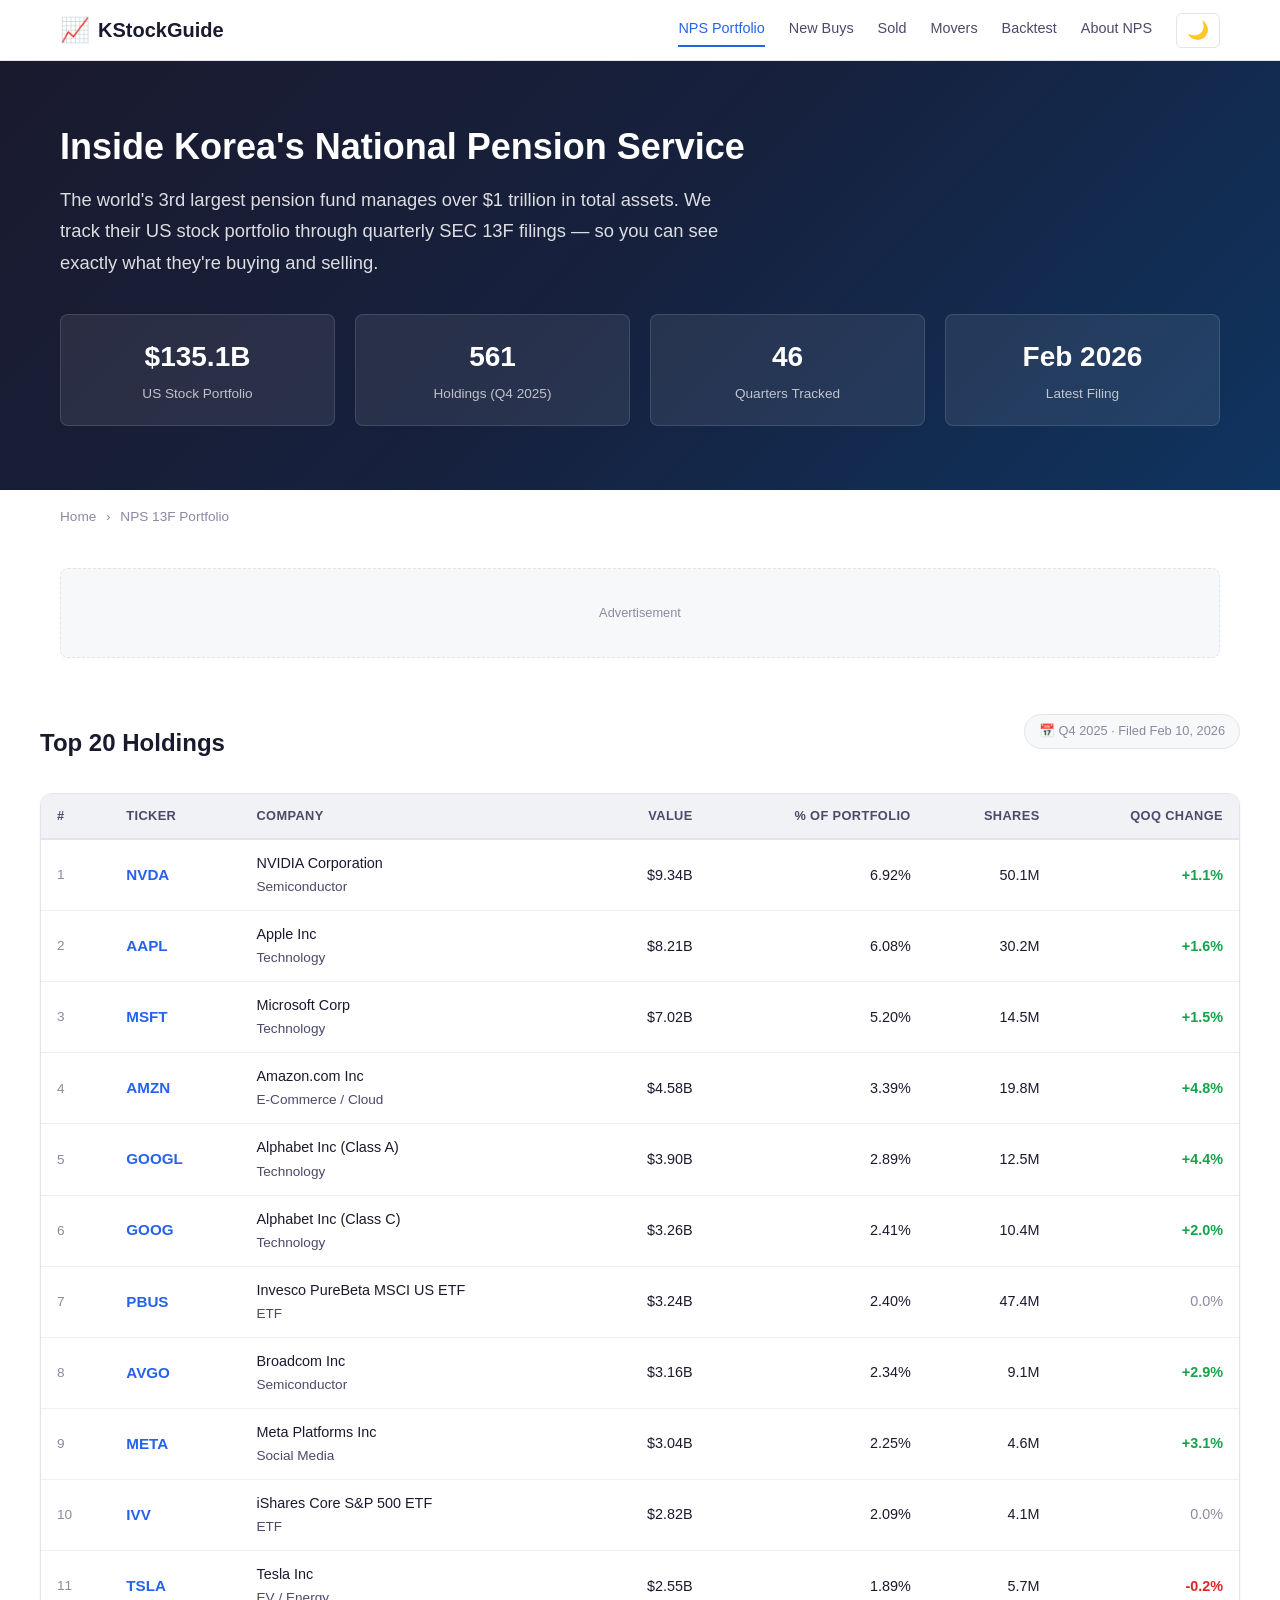
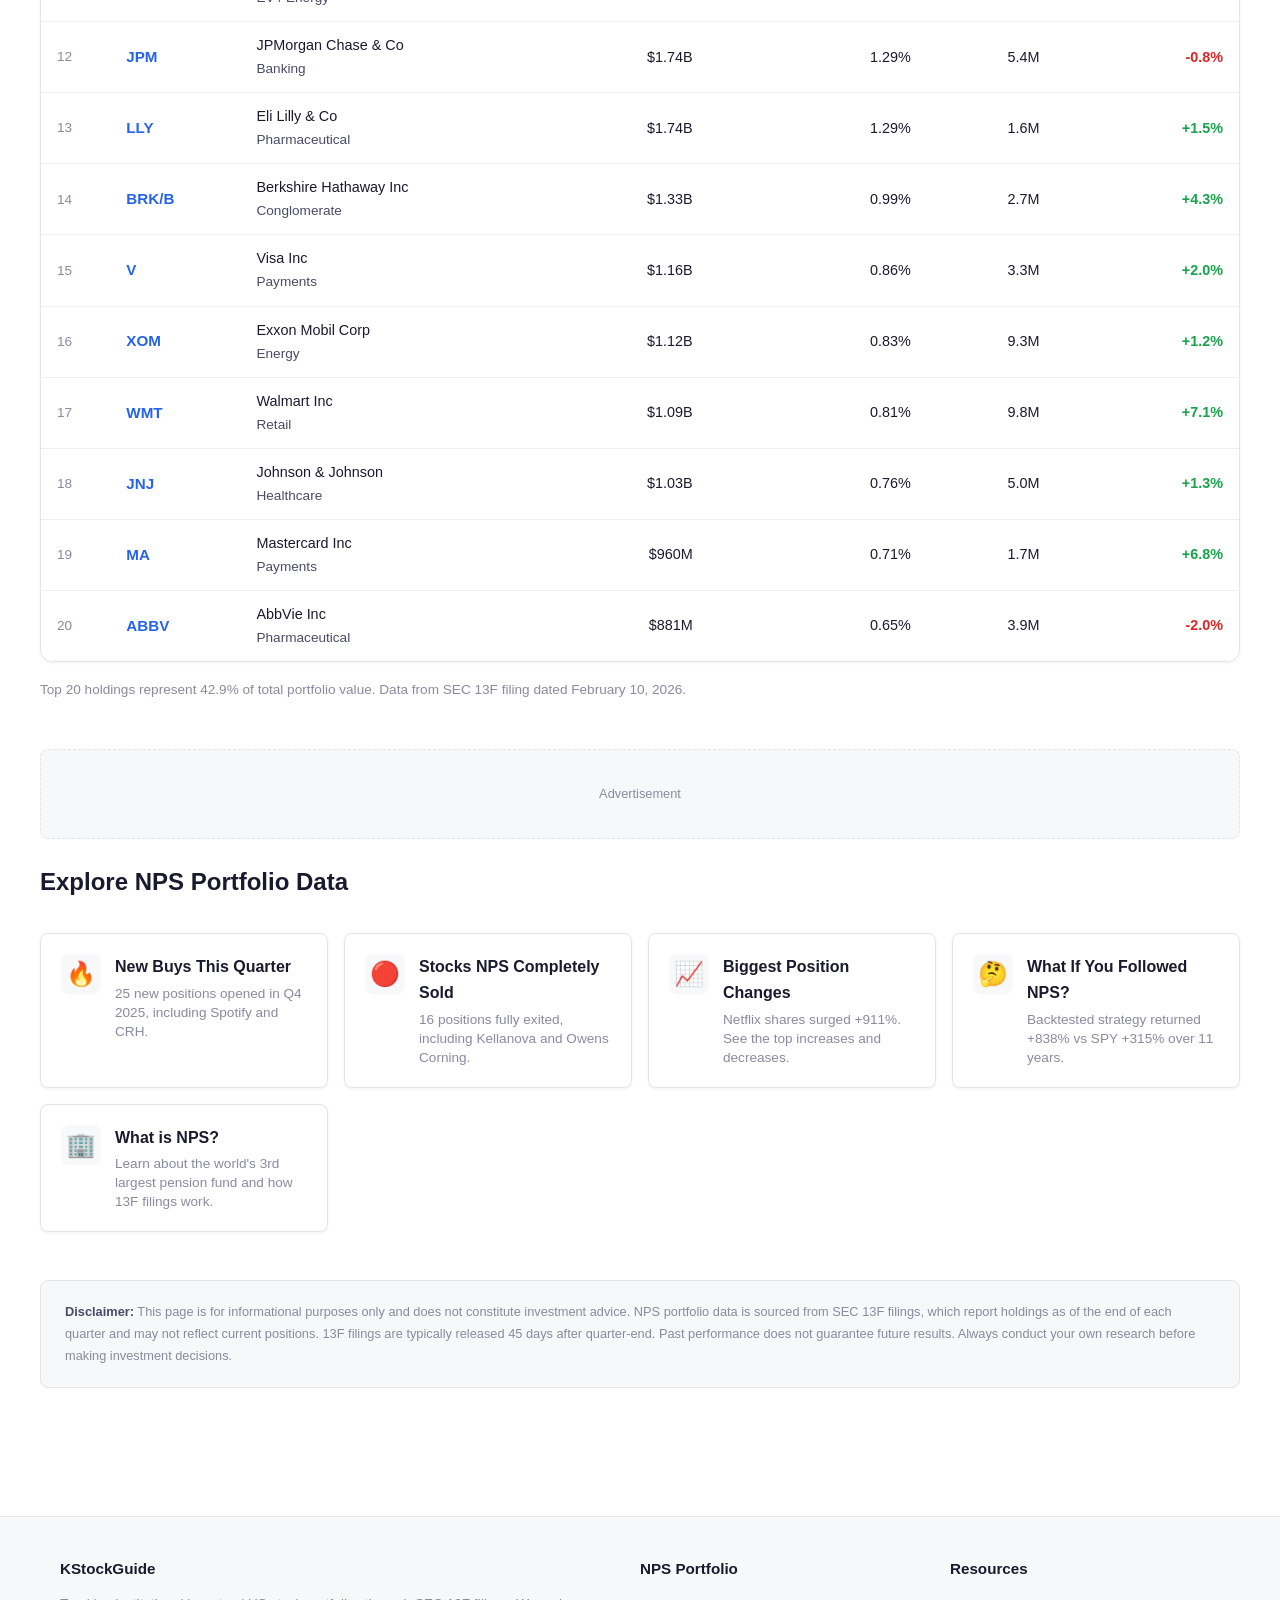
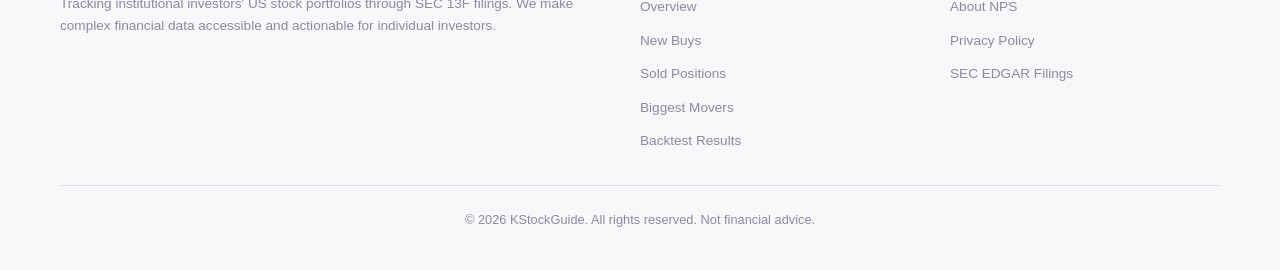
<file: nps/index.html>
<!DOCTYPE html>
<html lang="en">
<head>
  <meta charset="UTF-8">
  <meta name="viewport" content="width=device-width, initial-scale=1.0">
  <title>NPS 13F Portfolio — Korea's National Pension Service US Stock Holdings | KStockGuide</title>
  <meta name="description" content="Track Korea's National Pension Service (NPS) US stock portfolio. $135B in US equities across 561 holdings. Updated quarterly from SEC 13F filings.">
  <meta name="keywords" content="NPS, National Pension Service, 13F filing, Korean pension fund, US stocks, portfolio tracking">
  <link rel="canonical" href="https://kstockguide.com/nps/">

  <!-- Open Graph -->
  <meta property="og:title" content="NPS 13F Portfolio — Korea's National Pension Service US Holdings">
  <meta property="og:description" content="Track the $135B US stock portfolio of the world's 3rd largest pension fund. 561 holdings across 46 quarters.">
  <meta property="og:type" content="website">
  <meta property="og:url" content="https://kstockguide.com/nps/">
  <meta property="og:site_name" content="KStockGuide">

  <!-- Twitter -->
  <meta name="twitter:card" content="summary_large_image">
  <meta name="twitter:title" content="NPS 13F Portfolio — Korea's National Pension Service US Holdings">
  <meta name="twitter:description" content="Track the $135B US stock portfolio of the world's 3rd largest pension fund.">

  <link rel="stylesheet" href="nps-style.css">

  <!-- Google Analytics -->
  <script async src="https://www.googletagmanager.com/gtag/js?id=G-3JZ9LSC9H9"></script>
  <script>window.dataLayer=window.dataLayer||[];function gtag(){dataLayer.push(arguments);}gtag('js',new Date());gtag('config','G-3JZ9LSC9H9');</script>

  <!-- Microsoft Clarity -->
  <script type="text/javascript">(function(c,l,a,r,i,t,y){c[a]=c[a]||function(){(c[a].q=c[a].q||[]).push(arguments)};t=l.createElement(r);t.async=1;t.src="https://www.clarity.ms/tag/"+i;y=l.getElementsByTagName(r)[0];y.parentNode.insertBefore(t,y);})(window,document,"clarity","script","vjb1ph46p9");</script>

  <!-- Google AdSense -->
  <script async src="https://pagead2.googlesyndication.com/pagead/js/adsbygoogle.js?client=ca-pub-7776849230910580" crossorigin="anonymous"></script>

  <!-- JSON-LD -->
  <script type="application/ld+json">
  {
    "@context": "https://schema.org",
    "@type": "WebPage",
    "name": "NPS 13F Portfolio — Korea's National Pension Service US Stock Holdings",
    "description": "Track Korea's National Pension Service (NPS) US stock portfolio. $135B in US equities across 561 holdings.",
    "url": "https://kstockguide.com/nps/",
    "publisher": {
      "@type": "Organization",
      "name": "KStockGuide"
    },
    "breadcrumb": {
      "@type": "BreadcrumbList",
      "itemListElement": [
        {"@type": "ListItem", "position": 1, "name": "Home", "item": "https://kstockguide.com/"},
        {"@type": "ListItem", "position": 2, "name": "NPS 13F Portfolio"}
      ]
    }
  }
  </script>
</head>
<body>
  <!-- Header -->
  <header class="site-header">
    <div class="container header-inner">
      <a href="index.html" class="site-logo">
        <span class="logo-icon">&#x1F4C8;</span> KStockGuide
      </a>
      <button class="mobile-menu-btn" aria-label="Toggle menu">&#9776;</button>
      <nav class="header-nav">
        <a href="index.html" class="active">NPS Portfolio</a>
        <a href="new-buys.html">New Buys</a>
        <a href="sold.html">Sold</a>
        <a href="movers.html">Movers</a>
        <a href="backtest.html">Backtest</a>
        <a href="about-nps.html">About NPS</a>
        <button class="theme-toggle" aria-label="Toggle theme">&#127769;</button>
      </nav>
    </div>
  </header>

  <!-- Hero -->
  <section class="hero">
    <div class="container">
      <h1>Inside Korea's National Pension Service</h1>
      <p class="subtitle">The world's 3rd largest pension fund manages over $1 trillion in total assets. We track their US stock portfolio through quarterly SEC 13F filings &mdash; so you can see exactly what they're buying and selling.</p>
      <div class="hero-stats">
        <div class="hero-stat">
          <span class="stat-value">$135.1B</span>
          <span class="stat-label">US Stock Portfolio</span>
        </div>
        <div class="hero-stat">
          <span class="stat-value">561</span>
          <span class="stat-label">Holdings (Q4 2025)</span>
        </div>
        <div class="hero-stat">
          <span class="stat-value">46</span>
          <span class="stat-label">Quarters Tracked</span>
        </div>
        <div class="hero-stat">
          <span class="stat-value">Feb 2026</span>
          <span class="stat-label">Latest Filing</span>
        </div>
      </div>
    </div>
  </section>

  <!-- Breadcrumb -->
  <div class="container">
    <nav class="breadcrumb">
      <a href="index.html">Home</a>
      <span>&rsaquo;</span>
      NPS 13F Portfolio
    </nav>
  </div>

  <!-- Ad Slot: Top Banner -->
  <div class="container">
    <div class="ad-slot">Advertisement</div>
  </div>

  <!-- Main Content -->
  <main class="container content-wrapper">

    <!-- Top 20 Holdings -->
    <section class="section">
      <div class="section-header">
        <h2>Top 20 Holdings</h2>
        <span class="timeline-note">&#128197; Q4 2025 &middot; Filed Feb 10, 2026</span>
      </div>

      <div class="table-container">
        <table data-sortable>
          <thead>
            <tr>
              <th data-sort="number">#</th>
              <th data-sort="string">Ticker</th>
              <th data-sort="string">Company</th>
              <th data-sort="number" class="text-right">Value</th>
              <th data-sort="number" class="text-right">% of Portfolio</th>
              <th data-sort="number" class="text-right">Shares</th>
              <th data-sort="number" class="text-right">QoQ Change</th>
            </tr>
          </thead>
          <tbody>
            <tr>
              <td class="rank-cell">1</td>
              <td class="ticker-cell">NVDA</td>
              <td>NVIDIA Corporation<br><span class="company-cell">Semiconductor</span></td>
              <td class="text-right" data-value="9344899550">$9.34B</td>
              <td class="text-right" data-value="6.92">6.92%</td>
              <td class="text-right" data-value="50106700">50.1M</td>
              <td class="text-right gain" data-value="1.1">+1.1%</td>
            </tr>
            <tr>
              <td class="rank-cell">2</td>
              <td class="ticker-cell">AAPL</td>
              <td>Apple Inc<br><span class="company-cell">Technology</span></td>
              <td class="text-right" data-value="8208878762">$8.21B</td>
              <td class="text-right" data-value="6.08">6.08%</td>
              <td class="text-right" data-value="30195243">30.2M</td>
              <td class="text-right gain" data-value="1.6">+1.6%</td>
            </tr>
            <tr>
              <td class="rank-cell">3</td>
              <td class="ticker-cell">MSFT</td>
              <td>Microsoft Corp<br><span class="company-cell">Technology</span></td>
              <td class="text-right" data-value="7016759881">$7.02B</td>
              <td class="text-right" data-value="5.20">5.20%</td>
              <td class="text-right" data-value="14508829">14.5M</td>
              <td class="text-right gain" data-value="1.5">+1.5%</td>
            </tr>
            <tr>
              <td class="rank-cell">4</td>
              <td class="ticker-cell">AMZN</td>
              <td>Amazon.com Inc<br><span class="company-cell">E-Commerce / Cloud</span></td>
              <td class="text-right" data-value="4580234892">$4.58B</td>
              <td class="text-right" data-value="3.39">3.39%</td>
              <td class="text-right" data-value="19843319">19.8M</td>
              <td class="text-right gain" data-value="4.8">+4.8%</td>
            </tr>
            <tr>
              <td class="rank-cell">5</td>
              <td class="ticker-cell">GOOGL</td>
              <td>Alphabet Inc (Class A)<br><span class="company-cell">Technology</span></td>
              <td class="text-right" data-value="3902687450">$3.90B</td>
              <td class="text-right" data-value="2.89">2.89%</td>
              <td class="text-right" data-value="12468650">12.5M</td>
              <td class="text-right gain" data-value="4.4">+4.4%</td>
            </tr>
            <tr>
              <td class="rank-cell">6</td>
              <td class="ticker-cell">GOOG</td>
              <td>Alphabet Inc (Class C)<br><span class="company-cell">Technology</span></td>
              <td class="text-right" data-value="3261078636">$3.26B</td>
              <td class="text-right" data-value="2.41">2.41%</td>
              <td class="text-right" data-value="10392220">10.4M</td>
              <td class="text-right gain" data-value="2.0">+2.0%</td>
            </tr>
            <tr>
              <td class="rank-cell">7</td>
              <td class="ticker-cell">PBUS</td>
              <td>Invesco PureBeta MSCI US ETF<br><span class="company-cell">ETF</span></td>
              <td class="text-right" data-value="3243322953">$3.24B</td>
              <td class="text-right" data-value="2.40">2.40%</td>
              <td class="text-right" data-value="47382366">47.4M</td>
              <td class="text-right" data-value="0.0" style="color:var(--text-muted)">0.0%</td>
            </tr>
            <tr>
              <td class="rank-cell">8</td>
              <td class="ticker-cell">AVGO</td>
              <td>Broadcom Inc<br><span class="company-cell">Semiconductor</span></td>
              <td class="text-right" data-value="3155457382">$3.16B</td>
              <td class="text-right" data-value="2.34">2.34%</td>
              <td class="text-right" data-value="9117184">9.1M</td>
              <td class="text-right gain" data-value="2.9">+2.9%</td>
            </tr>
            <tr>
              <td class="rank-cell">9</td>
              <td class="ticker-cell">META</td>
              <td>Meta Platforms Inc<br><span class="company-cell">Social Media</span></td>
              <td class="text-right" data-value="3041542899">$3.04B</td>
              <td class="text-right" data-value="2.25">2.25%</td>
              <td class="text-right" data-value="4607770">4.6M</td>
              <td class="text-right gain" data-value="3.1">+3.1%</td>
            </tr>
            <tr>
              <td class="rank-cell">10</td>
              <td class="ticker-cell">IVV</td>
              <td>iShares Core S&amp;P 500 ETF<br><span class="company-cell">ETF</span></td>
              <td class="text-right" data-value="2821758175">$2.82B</td>
              <td class="text-right" data-value="2.09">2.09%</td>
              <td class="text-right" data-value="4119355">4.1M</td>
              <td class="text-right" data-value="0.0" style="color:var(--text-muted)">0.0%</td>
            </tr>
            <tr>
              <td class="rank-cell">11</td>
              <td class="ticker-cell">TSLA</td>
              <td>Tesla Inc<br><span class="company-cell">EV / Energy</span></td>
              <td class="text-right" data-value="2551161272">$2.55B</td>
              <td class="text-right" data-value="1.89">1.89%</td>
              <td class="text-right" data-value="5672777">5.7M</td>
              <td class="text-right loss" data-value="-0.2">-0.2%</td>
            </tr>
            <tr>
              <td class="rank-cell">12</td>
              <td class="ticker-cell">JPM</td>
              <td>JPMorgan Chase &amp; Co<br><span class="company-cell">Banking</span></td>
              <td class="text-right" data-value="1742884758">$1.74B</td>
              <td class="text-right" data-value="1.29">1.29%</td>
              <td class="text-right" data-value="5408990">5.4M</td>
              <td class="text-right loss" data-value="-0.8">-0.8%</td>
            </tr>
            <tr>
              <td class="rank-cell">13</td>
              <td class="ticker-cell">LLY</td>
              <td>Eli Lilly &amp; Co<br><span class="company-cell">Pharmaceutical</span></td>
              <td class="text-right" data-value="1736303518">$1.74B</td>
              <td class="text-right" data-value="1.29">1.29%</td>
              <td class="text-right" data-value="1615647">1.6M</td>
              <td class="text-right gain" data-value="1.5">+1.5%</td>
            </tr>
            <tr>
              <td class="rank-cell">14</td>
              <td class="ticker-cell">BRK/B</td>
              <td>Berkshire Hathaway Inc<br><span class="company-cell">Conglomerate</span></td>
              <td class="text-right" data-value="1334842367">$1.33B</td>
              <td class="text-right" data-value="0.99">0.99%</td>
              <td class="text-right" data-value="2655610">2.7M</td>
              <td class="text-right gain" data-value="4.3">+4.3%</td>
            </tr>
            <tr>
              <td class="rank-cell">15</td>
              <td class="ticker-cell">V</td>
              <td>Visa Inc<br><span class="company-cell">Payments</span></td>
              <td class="text-right" data-value="1156196178">$1.16B</td>
              <td class="text-right" data-value="0.86">0.86%</td>
              <td class="text-right" data-value="3296730">3.3M</td>
              <td class="text-right gain" data-value="2.0">+2.0%</td>
            </tr>
            <tr>
              <td class="rank-cell">16</td>
              <td class="ticker-cell">XOM</td>
              <td>Exxon Mobil Corp<br><span class="company-cell">Energy</span></td>
              <td class="text-right" data-value="1122881709">$1.12B</td>
              <td class="text-right" data-value="0.83">0.83%</td>
              <td class="text-right" data-value="9330910">9.3M</td>
              <td class="text-right gain" data-value="1.2">+1.2%</td>
            </tr>
            <tr>
              <td class="rank-cell">17</td>
              <td class="ticker-cell">WMT</td>
              <td>Walmart Inc<br><span class="company-cell">Retail</span></td>
              <td class="text-right" data-value="1093304405">$1.09B</td>
              <td class="text-right" data-value="0.81">0.81%</td>
              <td class="text-right" data-value="9812461">9.8M</td>
              <td class="text-right gain" data-value="7.1">+7.1%</td>
            </tr>
            <tr>
              <td class="rank-cell">18</td>
              <td class="ticker-cell">JNJ</td>
              <td>Johnson &amp; Johnson<br><span class="company-cell">Healthcare</span></td>
              <td class="text-right" data-value="1032789356">$1.03B</td>
              <td class="text-right" data-value="0.76">0.76%</td>
              <td class="text-right" data-value="4990526">5.0M</td>
              <td class="text-right gain" data-value="1.3">+1.3%</td>
            </tr>
            <tr>
              <td class="rank-cell">19</td>
              <td class="ticker-cell">MA</td>
              <td>Mastercard Inc<br><span class="company-cell">Payments</span></td>
              <td class="text-right" data-value="960318351">$960M</td>
              <td class="text-right" data-value="0.71">0.71%</td>
              <td class="text-right" data-value="1682172">1.7M</td>
              <td class="text-right gain" data-value="6.8">+6.8%</td>
            </tr>
            <tr>
              <td class="rank-cell">20</td>
              <td class="ticker-cell">ABBV</td>
              <td>AbbVie Inc<br><span class="company-cell">Pharmaceutical</span></td>
              <td class="text-right" data-value="881224466">$881M</td>
              <td class="text-right" data-value="0.65">0.65%</td>
              <td class="text-right" data-value="3856731">3.9M</td>
              <td class="text-right loss" data-value="-2.0">-2.0%</td>
            </tr>
          </tbody>
        </table>
      </div>
      <p class="mt-16" style="font-size:0.85rem;color:var(--text-muted);">Top 20 holdings represent 42.9% of total portfolio value. Data from SEC 13F filing dated February 10, 2026.</p>
    </section>

    <!-- Ad Slot: Mid Content -->
    <div class="ad-slot">Advertisement</div>

    <!-- Quick Links -->
    <section class="section">
      <h2 class="mb-24">Explore NPS Portfolio Data</h2>
      <div class="quick-links">
        <a href="new-buys.html" class="quick-link">
          <div class="ql-icon">&#128293;</div>
          <div class="ql-text">
            <h4>New Buys This Quarter</h4>
            <p>25 new positions opened in Q4 2025, including Spotify and CRH.</p>
          </div>
        </a>
        <a href="sold.html" class="quick-link">
          <div class="ql-icon">&#128308;</div>
          <div class="ql-text">
            <h4>Stocks NPS Completely Sold</h4>
            <p>16 positions fully exited, including Kellanova and Owens Corning.</p>
          </div>
        </a>
        <a href="movers.html" class="quick-link">
          <div class="ql-icon">&#128200;</div>
          <div class="ql-text">
            <h4>Biggest Position Changes</h4>
            <p>Netflix shares surged +911%. See the top increases and decreases.</p>
          </div>
        </a>
        <a href="backtest.html" class="quick-link">
          <div class="ql-icon">&#129300;</div>
          <div class="ql-text">
            <h4>What If You Followed NPS?</h4>
            <p>Backtested strategy returned +838% vs SPY +315% over 11 years.</p>
          </div>
        </a>
        <a href="about-nps.html" class="quick-link">
          <div class="ql-icon">&#127970;</div>
          <div class="ql-text">
            <h4>What is NPS?</h4>
            <p>Learn about the world's 3rd largest pension fund and how 13F filings work.</p>
          </div>
        </a>
      </div>
    </section>

    <!-- Disclaimer -->
    <div class="disclaimer">
      <strong>Disclaimer:</strong> This page is for informational purposes only and does not constitute investment advice. NPS portfolio data is sourced from SEC 13F filings, which report holdings as of the end of each quarter and may not reflect current positions. 13F filings are typically released 45 days after quarter-end. Past performance does not guarantee future results. Always conduct your own research before making investment decisions.
    </div>
  </main>

  <!-- Footer -->
  <footer class="site-footer">
    <div class="container">
      <div class="footer-inner">
        <div class="footer-about">
          <h4>KStockGuide</h4>
          <p>Tracking institutional investors' US stock portfolios through SEC 13F filings. We make complex financial data accessible and actionable for individual investors.</p>
        </div>
        <div class="footer-links">
          <h4>NPS Portfolio</h4>
          <ul>
            <li><a href="index.html">Overview</a></li>
            <li><a href="new-buys.html">New Buys</a></li>
            <li><a href="sold.html">Sold Positions</a></li>
            <li><a href="movers.html">Biggest Movers</a></li>
            <li><a href="backtest.html">Backtest Results</a></li>
          </ul>
        </div>
        <div class="footer-links">
          <h4>Resources</h4>
          <ul>
            <li><a href="about-nps.html">About NPS</a></li>
            <li><a href="privacy-policy.html">Privacy Policy</a></li>
            <li><a href="https://www.sec.gov/cgi-bin/browse-edgar?action=getcompany&CIK=0001608046&type=13F" target="_blank" rel="noopener">SEC EDGAR Filings</a></li>
          </ul>
        </div>
      </div>
      <div class="footer-bottom">
        &copy; 2026 KStockGuide. All rights reserved. Not financial advice.
      </div>
    </div>
  </footer>

  <script src="nps-main.js"></script>
</body>
</html>
</file>
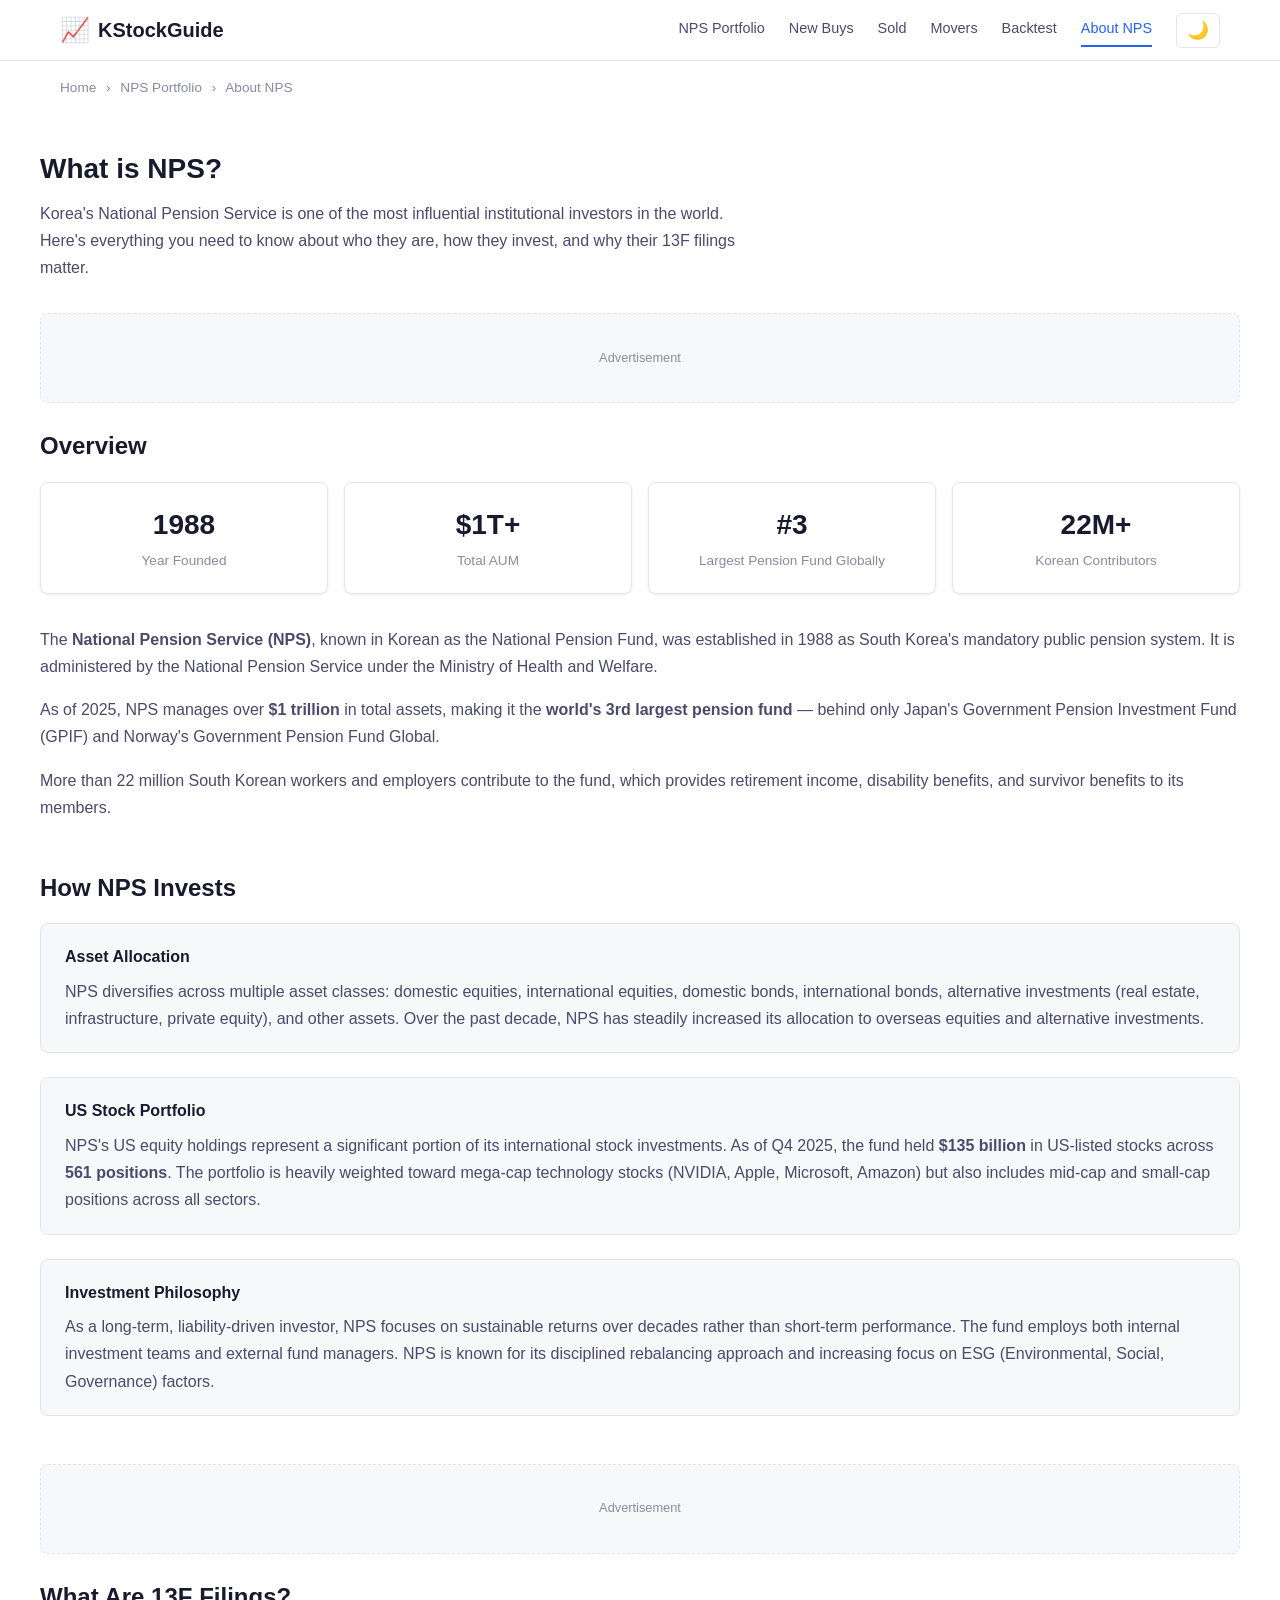
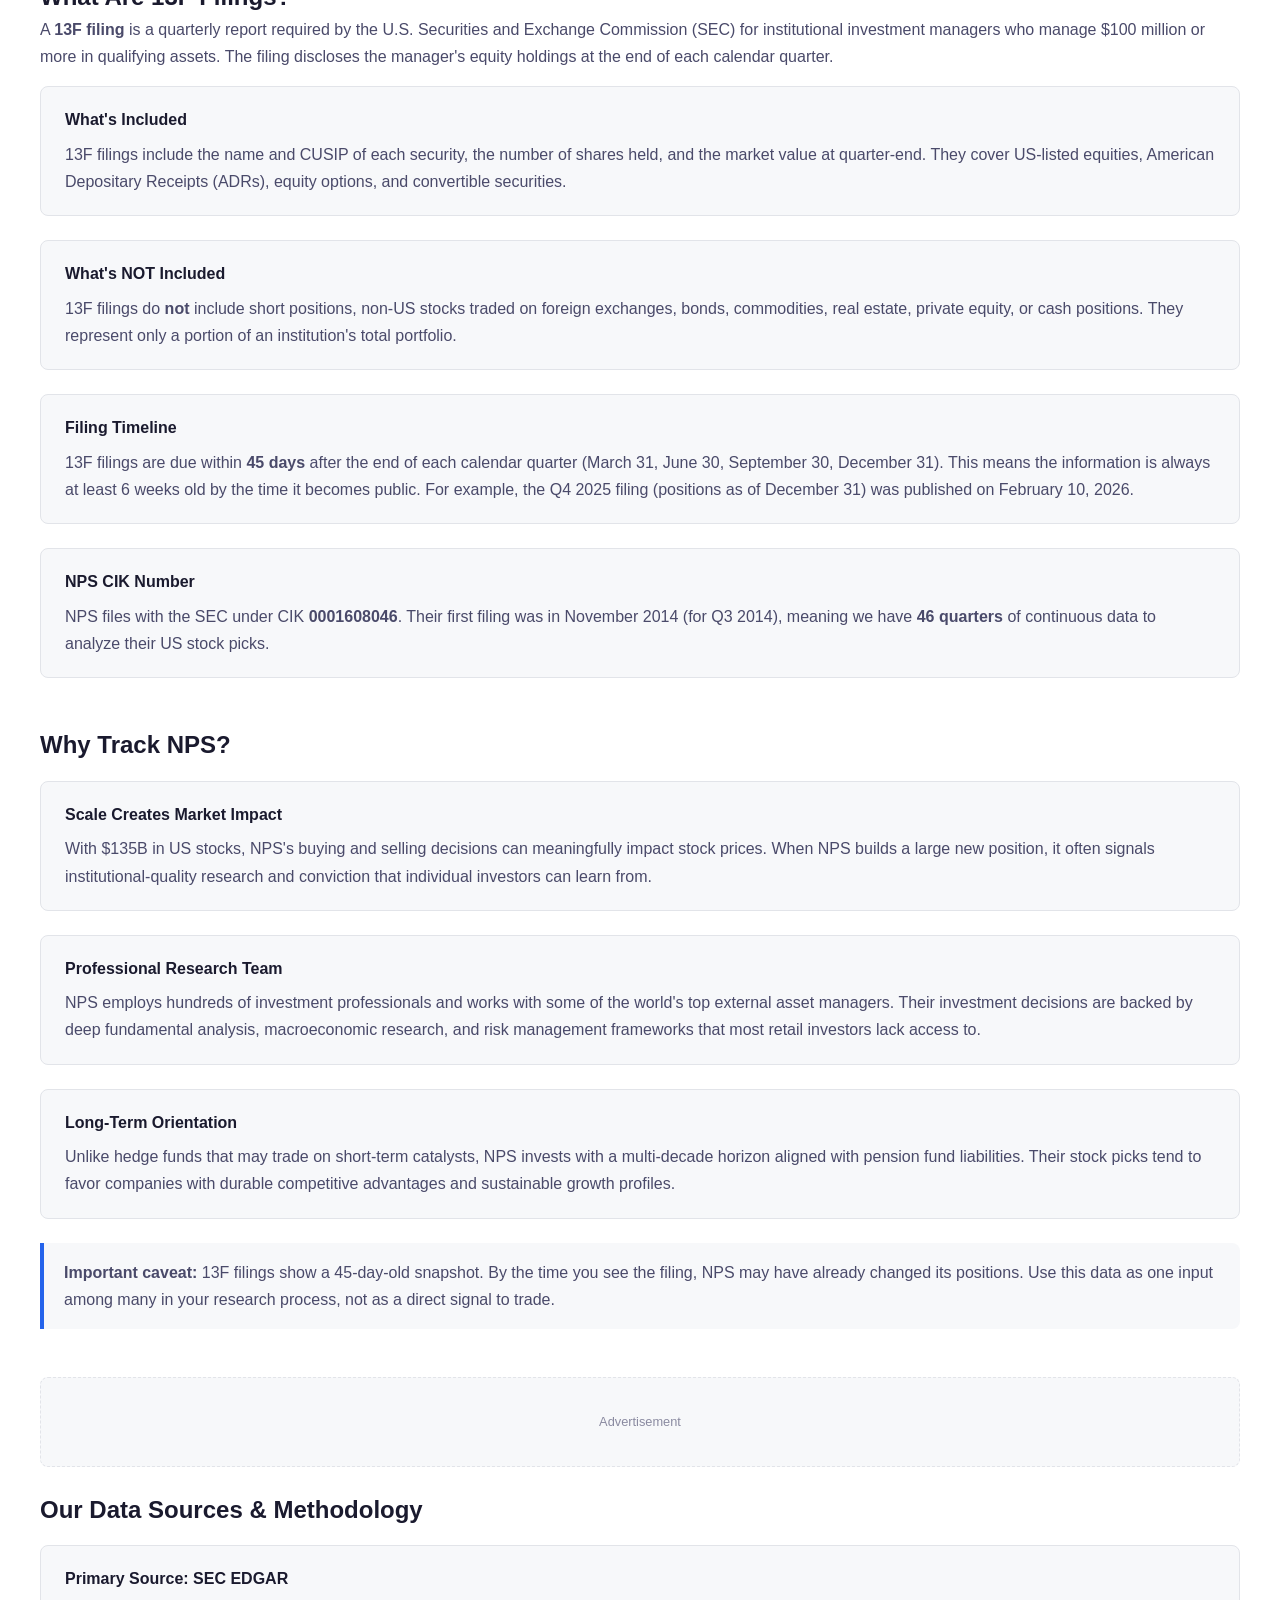
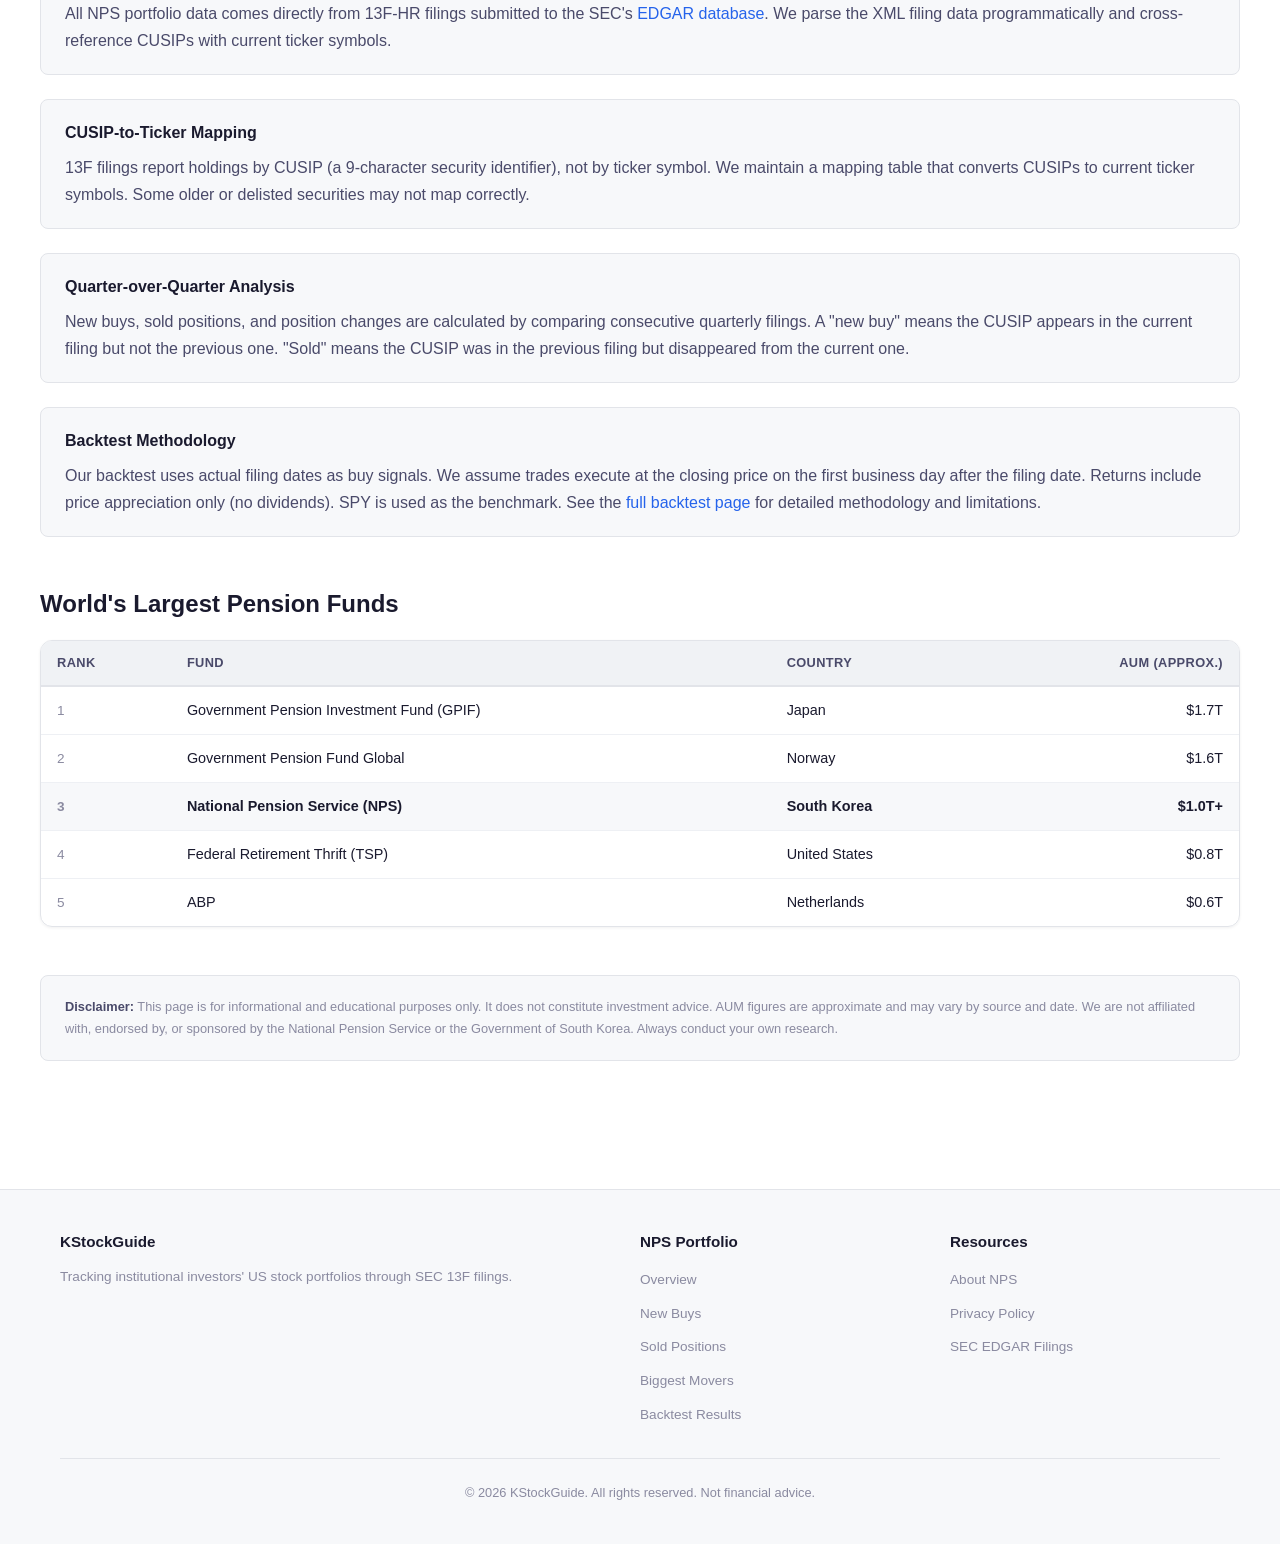
<file: nps/about-nps.html>
<!DOCTYPE html>
<html lang="en">
<head>
  <meta charset="UTF-8">
  <meta name="viewport" content="width=device-width, initial-scale=1.0">
  <title>What is NPS? — Korea's National Pension Service Explained | KStockGuide</title>
  <meta name="description" content="Learn about Korea's National Pension Service (NPS), the world's 3rd largest pension fund managing over $1 trillion. How 13F filings work and what they reveal about NPS's US stock investments.">
  <link rel="canonical" href="https://kstockguide.com/nps/about-nps.html">

  <meta property="og:title" content="What is NPS? — Korea's National Pension Service Explained">
  <meta property="og:description" content="Everything you need to know about the world's 3rd largest pension fund and its US stock investments.">
  <meta property="og:type" content="article">
  <meta property="og:url" content="https://kstockguide.com/nps/about-nps.html">
  <meta property="og:site_name" content="KStockGuide">

  <meta name="twitter:card" content="summary_large_image">
  <meta name="twitter:title" content="What is NPS? — Korea's National Pension Service Explained">
  <meta name="twitter:description" content="Everything you need to know about the world's 3rd largest pension fund.">

  <link rel="stylesheet" href="nps-style.css">

  <script async src="https://www.googletagmanager.com/gtag/js?id=G-3JZ9LSC9H9"></script>
  <script>window.dataLayer=window.dataLayer||[];function gtag(){dataLayer.push(arguments);}gtag('js',new Date());gtag('config','G-3JZ9LSC9H9');</script>
  <script type="text/javascript">(function(c,l,a,r,i,t,y){c[a]=c[a]||function(){(c[a].q=c[a].q||[]).push(arguments)};t=l.createElement(r);t.async=1;t.src="https://www.clarity.ms/tag/"+i;y=l.getElementsByTagName(r)[0];y.parentNode.insertBefore(t,y);})(window,document,"clarity","script","vjb1ph46p9");</script>
  <script async src="https://pagead2.googlesyndication.com/pagead/js/adsbygoogle.js?client=ca-pub-7776849230910580" crossorigin="anonymous"></script>

  <script type="application/ld+json">
  {
    "@context": "https://schema.org",
    "@type": "Article",
    "headline": "What is NPS? — Korea's National Pension Service Explained",
    "description": "Learn about Korea's National Pension Service, the world's 3rd largest pension fund, and how 13F filings reveal its US stock investments.",
    "url": "https://kstockguide.com/nps/about-nps.html",
    "publisher": {"@type": "Organization", "name": "KStockGuide"},
    "datePublished": "2026-02-10",
    "dateModified": "2026-03-22",
    "breadcrumb": {
      "@type": "BreadcrumbList",
      "itemListElement": [
        {"@type": "ListItem", "position": 1, "name": "Home", "item": "https://kstockguide.com/"},
        {"@type": "ListItem", "position": 2, "name": "NPS Portfolio", "item": "https://kstockguide.com/nps/"},
        {"@type": "ListItem", "position": 3, "name": "About NPS"}
      ]
    }
  }
  </script>
</head>
<body>
  <header class="site-header">
    <div class="container header-inner">
      <a href="index.html" class="site-logo"><span class="logo-icon">&#x1F4C8;</span> KStockGuide</a>
      <button class="mobile-menu-btn" aria-label="Toggle menu">&#9776;</button>
      <nav class="header-nav">
        <a href="index.html">NPS Portfolio</a>
        <a href="new-buys.html">New Buys</a>
        <a href="sold.html">Sold</a>
        <a href="movers.html">Movers</a>
        <a href="backtest.html">Backtest</a>
        <a href="about-nps.html" class="active">About NPS</a>
        <button class="theme-toggle" aria-label="Toggle theme">&#127769;</button>
      </nav>
    </div>
  </header>

  <div class="container">
    <nav class="breadcrumb">
      <a href="index.html">Home</a>
      <span>&rsaquo;</span>
      <a href="index.html">NPS Portfolio</a>
      <span>&rsaquo;</span>
      About NPS
    </nav>
  </div>

  <main class="container content-wrapper">
    <div class="page-title">
      <h1>What is NPS?</h1>
    </div>
    <p class="page-description">Korea's National Pension Service is one of the most influential institutional investors in the world. Here's everything you need to know about who they are, how they invest, and why their 13F filings matter.</p>

    <div class="ad-slot">Advertisement</div>

    <!-- Overview -->
    <section class="section">
      <h2>Overview</h2>
      <div class="stats-grid mt-16">
        <div class="stat-card">
          <span class="stat-value">1988</span>
          <span class="stat-label">Year Founded</span>
        </div>
        <div class="stat-card">
          <span class="stat-value">$1T+</span>
          <span class="stat-label">Total AUM</span>
        </div>
        <div class="stat-card">
          <span class="stat-value">#3</span>
          <span class="stat-label">Largest Pension Fund Globally</span>
        </div>
        <div class="stat-card">
          <span class="stat-value">22M+</span>
          <span class="stat-label">Korean Contributors</span>
        </div>
      </div>

      <p class="mt-24">The <strong>National Pension Service (NPS)</strong>, known in Korean as the National Pension Fund, was established in 1988 as South Korea's mandatory public pension system. It is administered by the National Pension Service under the Ministry of Health and Welfare.</p>

      <p>As of 2025, NPS manages over <strong>$1 trillion</strong> in total assets, making it the <strong>world's 3rd largest pension fund</strong> &mdash; behind only Japan's Government Pension Investment Fund (GPIF) and Norway's Government Pension Fund Global.</p>

      <p>More than 22 million South Korean workers and employers contribute to the fund, which provides retirement income, disability benefits, and survivor benefits to its members.</p>
    </section>

    <!-- Investment Strategy -->
    <section class="section">
      <h2>How NPS Invests</h2>

      <div class="info-box mt-16">
        <h4>Asset Allocation</h4>
        <p style="margin:0;">NPS diversifies across multiple asset classes: domestic equities, international equities, domestic bonds, international bonds, alternative investments (real estate, infrastructure, private equity), and other assets. Over the past decade, NPS has steadily increased its allocation to overseas equities and alternative investments.</p>
      </div>

      <div class="info-box">
        <h4>US Stock Portfolio</h4>
        <p style="margin:0;">NPS's US equity holdings represent a significant portion of its international stock investments. As of Q4 2025, the fund held <strong>$135 billion</strong> in US-listed stocks across <strong>561 positions</strong>. The portfolio is heavily weighted toward mega-cap technology stocks (NVIDIA, Apple, Microsoft, Amazon) but also includes mid-cap and small-cap positions across all sectors.</p>
      </div>

      <div class="info-box">
        <h4>Investment Philosophy</h4>
        <p style="margin:0;">As a long-term, liability-driven investor, NPS focuses on sustainable returns over decades rather than short-term performance. The fund employs both internal investment teams and external fund managers. NPS is known for its disciplined rebalancing approach and increasing focus on ESG (Environmental, Social, Governance) factors.</p>
      </div>
    </section>

    <div class="ad-slot">Advertisement</div>

    <!-- 13F Filings -->
    <section class="section">
      <h2>What Are 13F Filings?</h2>

      <p>A <strong>13F filing</strong> is a quarterly report required by the U.S. Securities and Exchange Commission (SEC) for institutional investment managers who manage $100 million or more in qualifying assets. The filing discloses the manager's equity holdings at the end of each calendar quarter.</p>

      <div class="info-box mt-16">
        <h4>What's Included</h4>
        <p style="margin:0;">13F filings include the name and CUSIP of each security, the number of shares held, and the market value at quarter-end. They cover US-listed equities, American Depositary Receipts (ADRs), equity options, and convertible securities.</p>
      </div>

      <div class="info-box">
        <h4>What's NOT Included</h4>
        <p style="margin:0;">13F filings do <strong>not</strong> include short positions, non-US stocks traded on foreign exchanges, bonds, commodities, real estate, private equity, or cash positions. They represent only a portion of an institution's total portfolio.</p>
      </div>

      <div class="info-box">
        <h4>Filing Timeline</h4>
        <p style="margin:0;">13F filings are due within <strong>45 days</strong> after the end of each calendar quarter (March 31, June 30, September 30, December 31). This means the information is always at least 6 weeks old by the time it becomes public. For example, the Q4 2025 filing (positions as of December 31) was published on February 10, 2026.</p>
      </div>

      <div class="info-box">
        <h4>NPS CIK Number</h4>
        <p style="margin:0;">NPS files with the SEC under CIK <strong>0001608046</strong>. Their first filing was in November 2014 (for Q3 2014), meaning we have <strong>46 quarters</strong> of continuous data to analyze their US stock picks.</p>
      </div>
    </section>

    <!-- Why Track NPS -->
    <section class="section">
      <h2>Why Track NPS?</h2>

      <div class="info-box mt-16">
        <h4>Scale Creates Market Impact</h4>
        <p style="margin:0;">With $135B in US stocks, NPS's buying and selling decisions can meaningfully impact stock prices. When NPS builds a large new position, it often signals institutional-quality research and conviction that individual investors can learn from.</p>
      </div>

      <div class="info-box">
        <h4>Professional Research Team</h4>
        <p style="margin:0;">NPS employs hundreds of investment professionals and works with some of the world's top external asset managers. Their investment decisions are backed by deep fundamental analysis, macroeconomic research, and risk management frameworks that most retail investors lack access to.</p>
      </div>

      <div class="info-box">
        <h4>Long-Term Orientation</h4>
        <p style="margin:0;">Unlike hedge funds that may trade on short-term catalysts, NPS invests with a multi-decade horizon aligned with pension fund liabilities. Their stock picks tend to favor companies with durable competitive advantages and sustainable growth profiles.</p>
      </div>

      <div class="highlight-box">
        <p style="margin:0;"><strong>Important caveat:</strong> 13F filings show a 45-day-old snapshot. By the time you see the filing, NPS may have already changed its positions. Use this data as one input among many in your research process, not as a direct signal to trade.</p>
      </div>
    </section>

    <div class="ad-slot">Advertisement</div>

    <!-- Data Sources -->
    <section class="section">
      <h2>Our Data Sources &amp; Methodology</h2>

      <div class="info-box mt-16">
        <h4>Primary Source: SEC EDGAR</h4>
        <p style="margin:0;">All NPS portfolio data comes directly from 13F-HR filings submitted to the SEC's <a href="https://www.sec.gov/cgi-bin/browse-edgar?action=getcompany&CIK=0001608046&type=13F" target="_blank" rel="noopener">EDGAR database</a>. We parse the XML filing data programmatically and cross-reference CUSIPs with current ticker symbols.</p>
      </div>

      <div class="info-box">
        <h4>CUSIP-to-Ticker Mapping</h4>
        <p style="margin:0;">13F filings report holdings by CUSIP (a 9-character security identifier), not by ticker symbol. We maintain a mapping table that converts CUSIPs to current ticker symbols. Some older or delisted securities may not map correctly.</p>
      </div>

      <div class="info-box">
        <h4>Quarter-over-Quarter Analysis</h4>
        <p style="margin:0;">New buys, sold positions, and position changes are calculated by comparing consecutive quarterly filings. A "new buy" means the CUSIP appears in the current filing but not the previous one. "Sold" means the CUSIP was in the previous filing but disappeared from the current one.</p>
      </div>

      <div class="info-box">
        <h4>Backtest Methodology</h4>
        <p style="margin:0;">Our backtest uses actual filing dates as buy signals. We assume trades execute at the closing price on the first business day after the filing date. Returns include price appreciation only (no dividends). SPY is used as the benchmark. See the <a href="backtest.html">full backtest page</a> for detailed methodology and limitations.</p>
      </div>
    </section>

    <!-- Rankings -->
    <section class="section">
      <h2>World's Largest Pension Funds</h2>
      <div class="table-container mt-16">
        <table>
          <thead>
            <tr>
              <th>Rank</th>
              <th>Fund</th>
              <th>Country</th>
              <th class="text-right">AUM (Approx.)</th>
            </tr>
          </thead>
          <tbody>
            <tr>
              <td class="rank-cell">1</td>
              <td>Government Pension Investment Fund (GPIF)</td>
              <td>Japan</td>
              <td class="text-right">$1.7T</td>
            </tr>
            <tr>
              <td class="rank-cell">2</td>
              <td>Government Pension Fund Global</td>
              <td>Norway</td>
              <td class="text-right">$1.6T</td>
            </tr>
            <tr style="background:var(--bg-secondary);">
              <td class="rank-cell"><strong>3</strong></td>
              <td><strong>National Pension Service (NPS)</strong></td>
              <td><strong>South Korea</strong></td>
              <td class="text-right"><strong>$1.0T+</strong></td>
            </tr>
            <tr>
              <td class="rank-cell">4</td>
              <td>Federal Retirement Thrift (TSP)</td>
              <td>United States</td>
              <td class="text-right">$0.8T</td>
            </tr>
            <tr>
              <td class="rank-cell">5</td>
              <td>ABP</td>
              <td>Netherlands</td>
              <td class="text-right">$0.6T</td>
            </tr>
          </tbody>
        </table>
      </div>
    </section>

    <div class="disclaimer">
      <strong>Disclaimer:</strong> This page is for informational and educational purposes only. It does not constitute investment advice. AUM figures are approximate and may vary by source and date. We are not affiliated with, endorsed by, or sponsored by the National Pension Service or the Government of South Korea. Always conduct your own research.
    </div>
  </main>

  <footer class="site-footer">
    <div class="container">
      <div class="footer-inner">
        <div class="footer-about">
          <h4>KStockGuide</h4>
          <p>Tracking institutional investors' US stock portfolios through SEC 13F filings.</p>
        </div>
        <div class="footer-links">
          <h4>NPS Portfolio</h4>
          <ul>
            <li><a href="index.html">Overview</a></li>
            <li><a href="new-buys.html">New Buys</a></li>
            <li><a href="sold.html">Sold Positions</a></li>
            <li><a href="movers.html">Biggest Movers</a></li>
            <li><a href="backtest.html">Backtest Results</a></li>
          </ul>
        </div>
        <div class="footer-links">
          <h4>Resources</h4>
          <ul>
            <li><a href="about-nps.html">About NPS</a></li>
            <li><a href="privacy-policy.html">Privacy Policy</a></li>
            <li><a href="https://www.sec.gov/cgi-bin/browse-edgar?action=getcompany&CIK=0001608046&type=13F" target="_blank" rel="noopener">SEC EDGAR Filings</a></li>
          </ul>
        </div>
      </div>
      <div class="footer-bottom">&copy; 2026 KStockGuide. All rights reserved. Not financial advice.</div>
    </div>
  </footer>
  <script src="nps-main.js"></script>
</body>
</html>
</file>
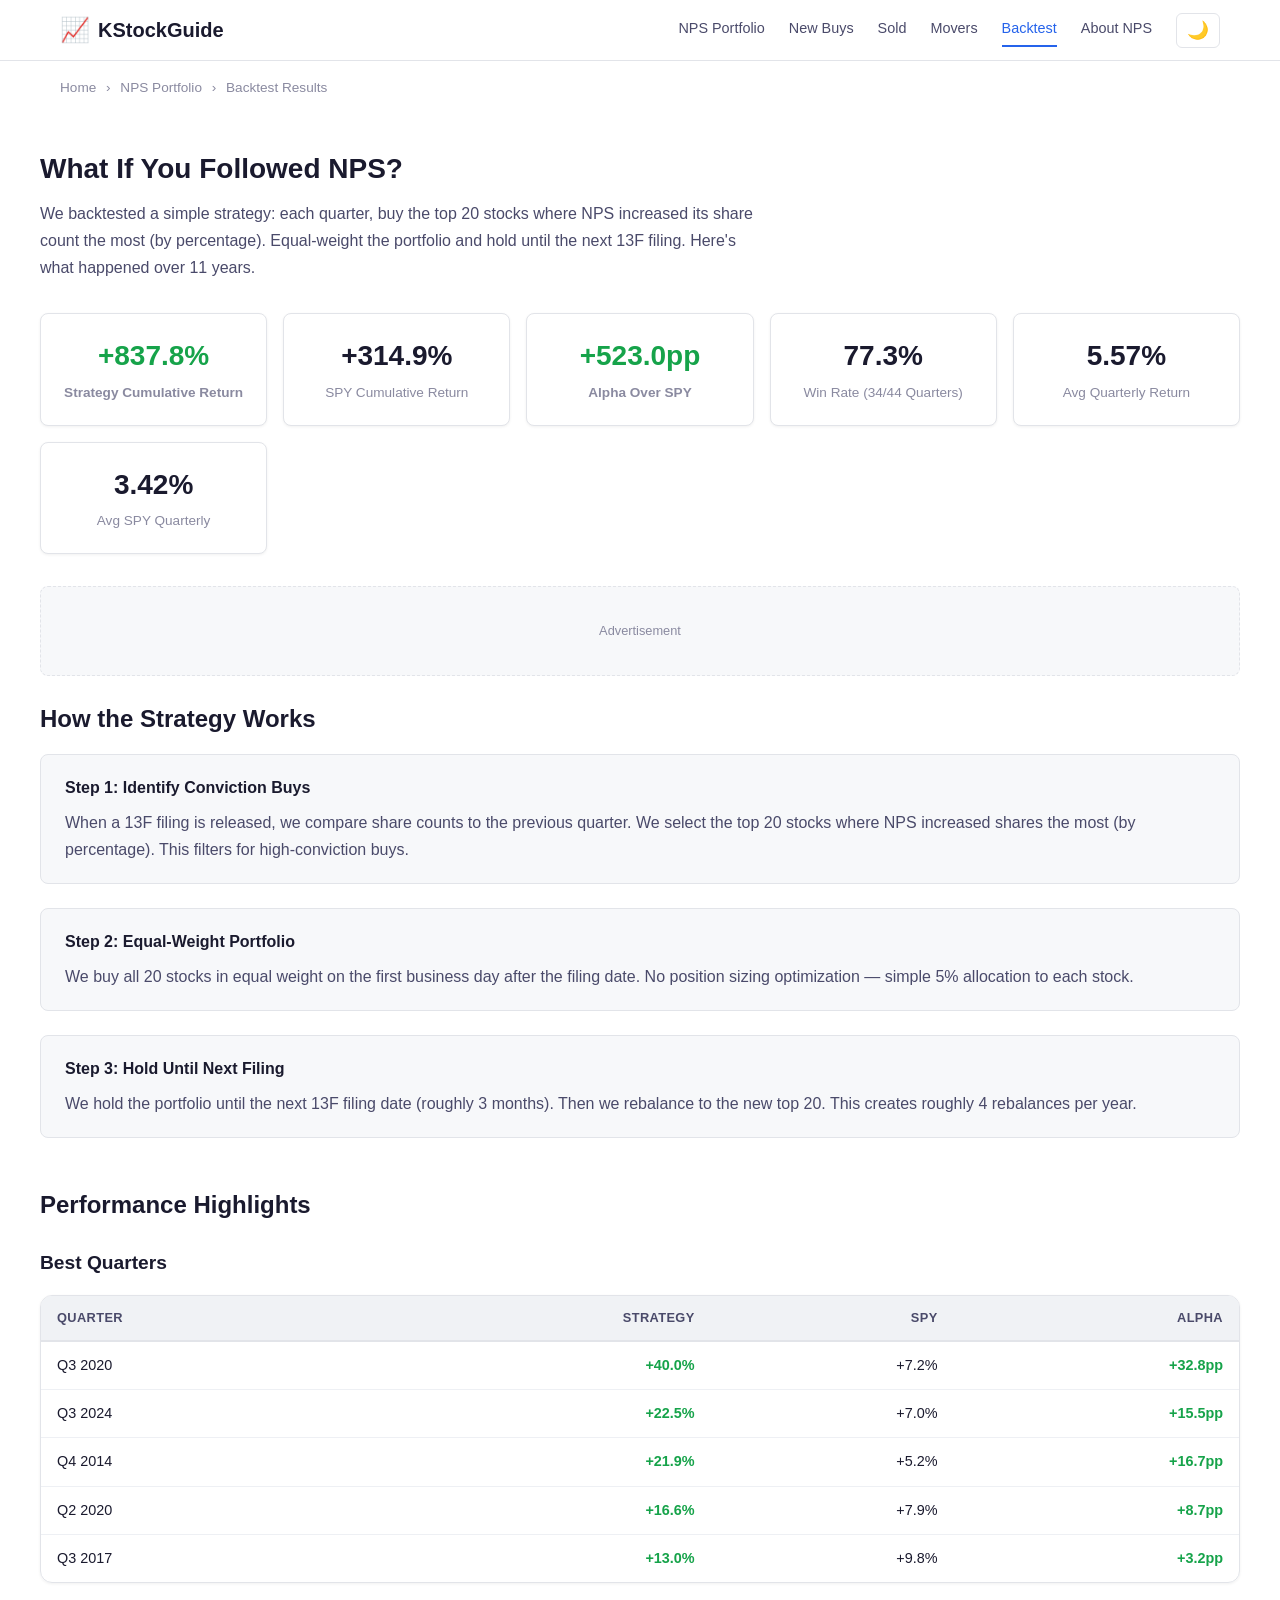
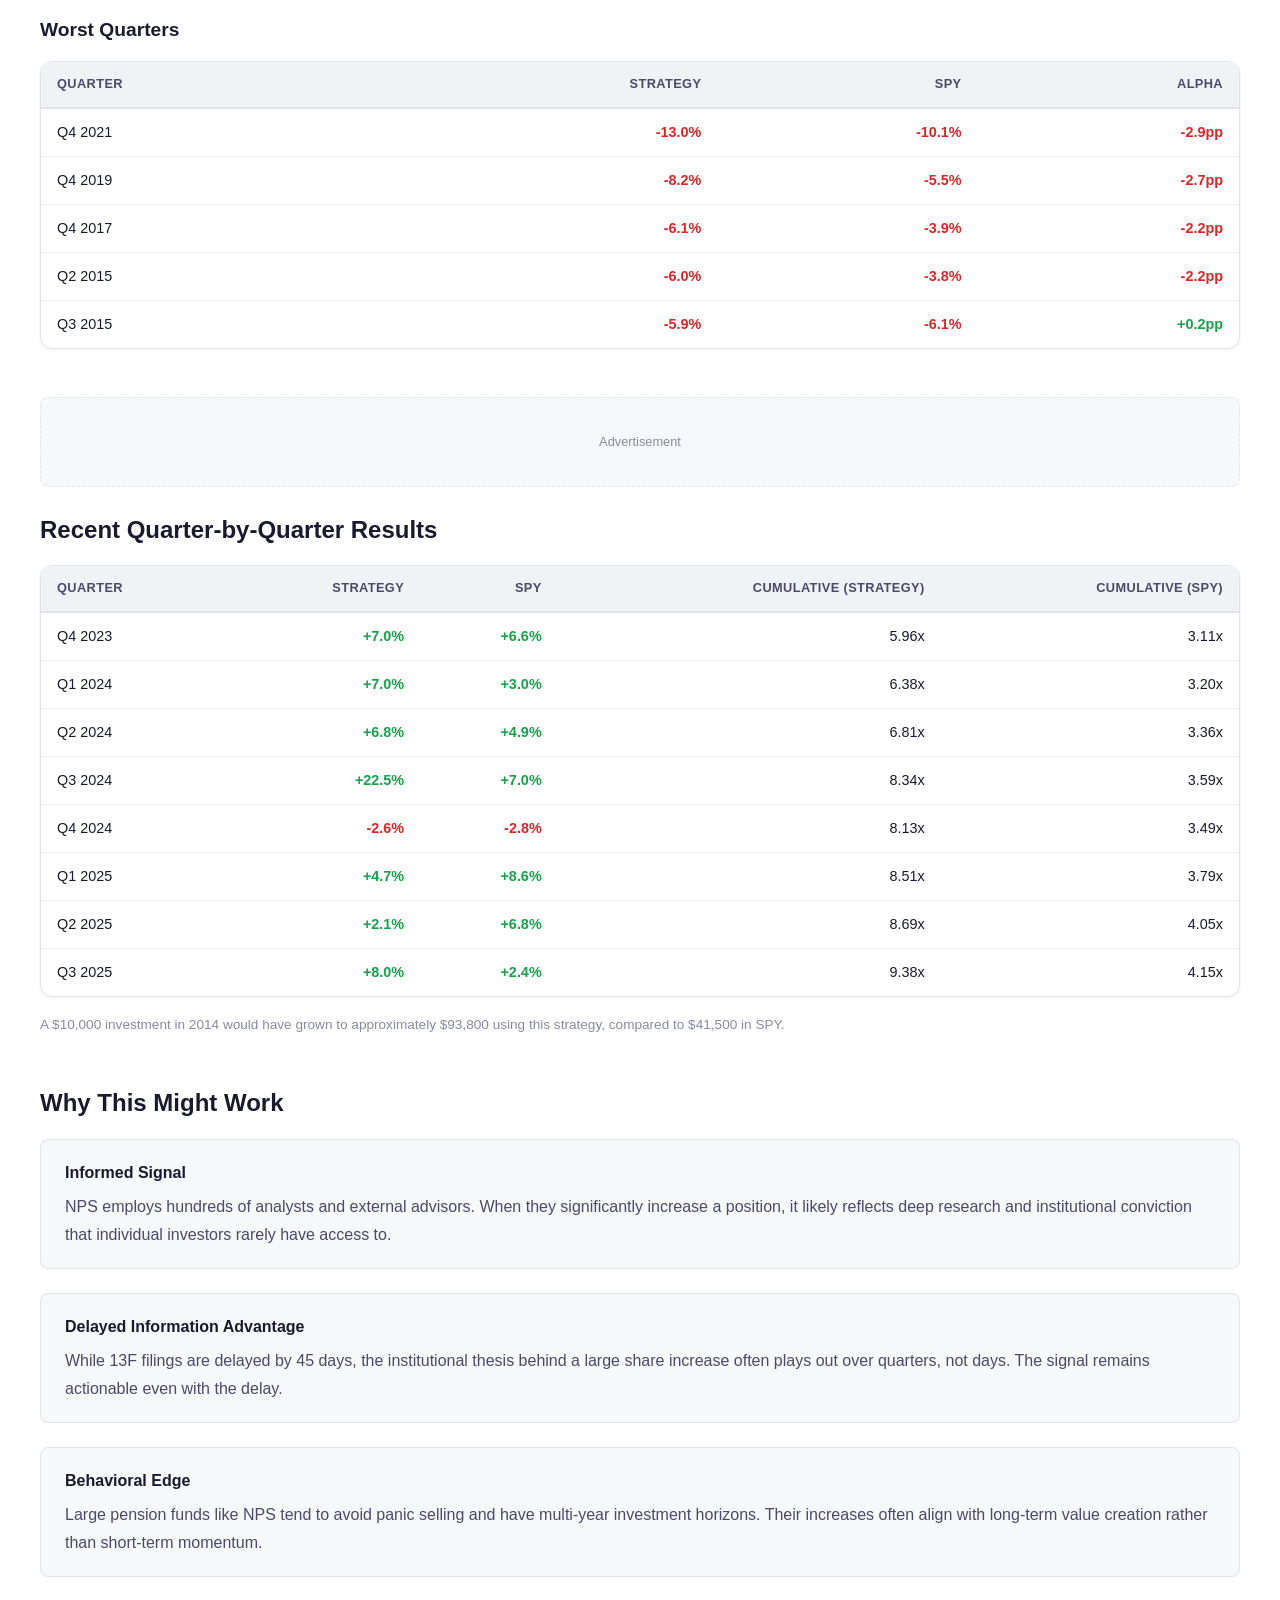
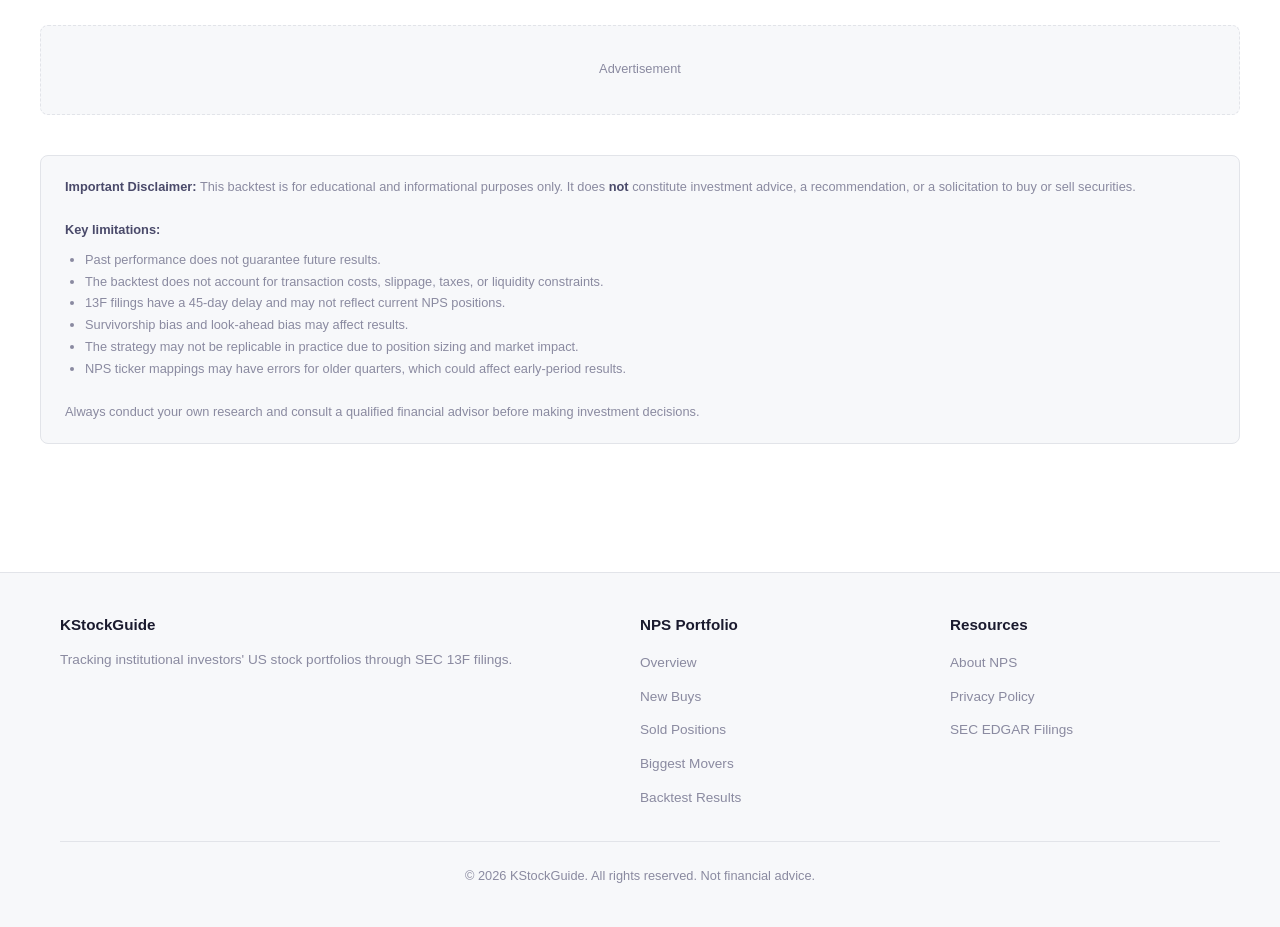
<file: nps/backtest.html>
<!DOCTYPE html>
<html lang="en">
<head>
  <meta charset="UTF-8">
  <meta name="viewport" content="width=device-width, initial-scale=1.0">
  <title>What If You Followed NPS? Backtest Results — +838% vs SPY +315% | KStockGuide</title>
  <meta name="description" content="Backtesting NPS 13F data: buying the top 20 stocks by share increase rate returned +838% cumulative vs SPY +315% over 11 years (2014-2025). Full quarter-by-quarter results.">
  <link rel="canonical" href="https://kstockguide.com/nps/backtest.html">

  <meta property="og:title" content="What If You Followed NPS? — Backtest Results +838%">
  <meta property="og:description" content="A strategy based on NPS 13F filings returned +838% vs SPY +315% over 11 years. See the data.">
  <meta property="og:type" content="article">
  <meta property="og:url" content="https://kstockguide.com/nps/backtest.html">
  <meta property="og:site_name" content="KStockGuide">

  <meta name="twitter:card" content="summary_large_image">
  <meta name="twitter:title" content="What If You Followed NPS? — Backtest Results +838%">
  <meta name="twitter:description" content="A strategy based on NPS 13F filings returned +838% vs SPY +315% over 11 years.">

  <link rel="stylesheet" href="nps-style.css">

  <script async src="https://www.googletagmanager.com/gtag/js?id=G-3JZ9LSC9H9"></script>
  <script>window.dataLayer=window.dataLayer||[];function gtag(){dataLayer.push(arguments);}gtag('js',new Date());gtag('config','G-3JZ9LSC9H9');</script>
  <script type="text/javascript">(function(c,l,a,r,i,t,y){c[a]=c[a]||function(){(c[a].q=c[a].q||[]).push(arguments)};t=l.createElement(r);t.async=1;t.src="https://www.clarity.ms/tag/"+i;y=l.getElementsByTagName(r)[0];y.parentNode.insertBefore(t,y);})(window,document,"clarity","script","vjb1ph46p9");</script>
  <script async src="https://pagead2.googlesyndication.com/pagead/js/adsbygoogle.js?client=ca-pub-7776849230910580" crossorigin="anonymous"></script>

  <script type="application/ld+json">
  {
    "@context": "https://schema.org",
    "@type": "Article",
    "headline": "What If You Followed NPS? Backtest Results +838%",
    "description": "Backtesting a strategy based on NPS 13F filings: buying top 20 stocks by share increase rate returned +838% vs SPY +315%.",
    "url": "https://kstockguide.com/nps/backtest.html",
    "publisher": {"@type": "Organization", "name": "KStockGuide"},
    "datePublished": "2026-02-10",
    "dateModified": "2026-03-22",
    "breadcrumb": {
      "@type": "BreadcrumbList",
      "itemListElement": [
        {"@type": "ListItem", "position": 1, "name": "Home", "item": "https://kstockguide.com/"},
        {"@type": "ListItem", "position": 2, "name": "NPS Portfolio", "item": "https://kstockguide.com/nps/"},
        {"@type": "ListItem", "position": 3, "name": "Backtest Results"}
      ]
    }
  }
  </script>
</head>
<body>
  <header class="site-header">
    <div class="container header-inner">
      <a href="index.html" class="site-logo"><span class="logo-icon">&#x1F4C8;</span> KStockGuide</a>
      <button class="mobile-menu-btn" aria-label="Toggle menu">&#9776;</button>
      <nav class="header-nav">
        <a href="index.html">NPS Portfolio</a>
        <a href="new-buys.html">New Buys</a>
        <a href="sold.html">Sold</a>
        <a href="movers.html">Movers</a>
        <a href="backtest.html" class="active">Backtest</a>
        <a href="about-nps.html">About NPS</a>
        <button class="theme-toggle" aria-label="Toggle theme">&#127769;</button>
      </nav>
    </div>
  </header>

  <div class="container">
    <nav class="breadcrumb">
      <a href="index.html">Home</a>
      <span>&rsaquo;</span>
      <a href="index.html">NPS Portfolio</a>
      <span>&rsaquo;</span>
      Backtest Results
    </nav>
  </div>

  <main class="container content-wrapper">
    <div class="page-title">
      <h1>What If You Followed NPS?</h1>
    </div>
    <p class="page-description">We backtested a simple strategy: each quarter, buy the top 20 stocks where NPS increased its share count the most (by percentage). Equal-weight the portfolio and hold until the next 13F filing. Here's what happened over 11 years.</p>

    <!-- Key Results -->
    <div class="stats-grid">
      <div class="stat-card gain">
        <span class="stat-value">+837.8%</span>
        <span class="stat-label">Strategy Cumulative Return</span>
      </div>
      <div class="stat-card">
        <span class="stat-value">+314.9%</span>
        <span class="stat-label">SPY Cumulative Return</span>
      </div>
      <div class="stat-card gain">
        <span class="stat-value">+523.0pp</span>
        <span class="stat-label">Alpha Over SPY</span>
      </div>
      <div class="stat-card">
        <span class="stat-value">77.3%</span>
        <span class="stat-label">Win Rate (34/44 Quarters)</span>
      </div>
      <div class="stat-card">
        <span class="stat-value">5.57%</span>
        <span class="stat-label">Avg Quarterly Return</span>
      </div>
      <div class="stat-card">
        <span class="stat-value">3.42%</span>
        <span class="stat-label">Avg SPY Quarterly</span>
      </div>
    </div>

    <div class="ad-slot">Advertisement</div>

    <!-- Strategy Explanation -->
    <section class="section">
      <h2>How the Strategy Works</h2>
      <div class="info-box mt-16">
        <h4>Step 1: Identify Conviction Buys</h4>
        <p style="margin:0;">When a 13F filing is released, we compare share counts to the previous quarter. We select the top 20 stocks where NPS increased shares the most (by percentage). This filters for high-conviction buys.</p>
      </div>
      <div class="info-box">
        <h4>Step 2: Equal-Weight Portfolio</h4>
        <p style="margin:0;">We buy all 20 stocks in equal weight on the first business day after the filing date. No position sizing optimization &mdash; simple 5% allocation to each stock.</p>
      </div>
      <div class="info-box">
        <h4>Step 3: Hold Until Next Filing</h4>
        <p style="margin:0;">We hold the portfolio until the next 13F filing date (roughly 3 months). Then we rebalance to the new top 20. This creates roughly 4 rebalances per year.</p>
      </div>
    </section>

    <!-- Performance Highlights -->
    <section class="section">
      <h2>Performance Highlights</h2>

      <h3 class="mt-24">Best Quarters</h3>
      <div class="table-container">
        <table>
          <thead>
            <tr>
              <th>Quarter</th>
              <th class="text-right">Strategy</th>
              <th class="text-right">SPY</th>
              <th class="text-right">Alpha</th>
            </tr>
          </thead>
          <tbody>
            <tr>
              <td>Q3 2020</td>
              <td class="text-right gain">+40.0%</td>
              <td class="text-right">+7.2%</td>
              <td class="text-right gain">+32.8pp</td>
            </tr>
            <tr>
              <td>Q3 2024</td>
              <td class="text-right gain">+22.5%</td>
              <td class="text-right">+7.0%</td>
              <td class="text-right gain">+15.5pp</td>
            </tr>
            <tr>
              <td>Q4 2014</td>
              <td class="text-right gain">+21.9%</td>
              <td class="text-right">+5.2%</td>
              <td class="text-right gain">+16.7pp</td>
            </tr>
            <tr>
              <td>Q2 2020</td>
              <td class="text-right gain">+16.6%</td>
              <td class="text-right">+7.9%</td>
              <td class="text-right gain">+8.7pp</td>
            </tr>
            <tr>
              <td>Q3 2017</td>
              <td class="text-right gain">+13.0%</td>
              <td class="text-right">+9.8%</td>
              <td class="text-right gain">+3.2pp</td>
            </tr>
          </tbody>
        </table>
      </div>

      <h3 class="mt-32">Worst Quarters</h3>
      <div class="table-container">
        <table>
          <thead>
            <tr>
              <th>Quarter</th>
              <th class="text-right">Strategy</th>
              <th class="text-right">SPY</th>
              <th class="text-right">Alpha</th>
            </tr>
          </thead>
          <tbody>
            <tr>
              <td>Q4 2021</td>
              <td class="text-right loss">-13.0%</td>
              <td class="text-right loss">-10.1%</td>
              <td class="text-right loss">-2.9pp</td>
            </tr>
            <tr>
              <td>Q4 2019</td>
              <td class="text-right loss">-8.2%</td>
              <td class="text-right loss">-5.5%</td>
              <td class="text-right loss">-2.7pp</td>
            </tr>
            <tr>
              <td>Q4 2017</td>
              <td class="text-right loss">-6.1%</td>
              <td class="text-right loss">-3.9%</td>
              <td class="text-right loss">-2.2pp</td>
            </tr>
            <tr>
              <td>Q2 2015</td>
              <td class="text-right loss">-6.0%</td>
              <td class="text-right loss">-3.8%</td>
              <td class="text-right loss">-2.2pp</td>
            </tr>
            <tr>
              <td>Q3 2015</td>
              <td class="text-right loss">-5.9%</td>
              <td class="text-right loss">-6.1%</td>
              <td class="text-right gain">+0.2pp</td>
            </tr>
          </tbody>
        </table>
      </div>
    </section>

    <div class="ad-slot">Advertisement</div>

    <!-- Recent Performance -->
    <section class="section">
      <h2>Recent Quarter-by-Quarter Results</h2>
      <div class="table-container mt-16">
        <table>
          <thead>
            <tr>
              <th>Quarter</th>
              <th class="text-right">Strategy</th>
              <th class="text-right">SPY</th>
              <th class="text-right">Cumulative (Strategy)</th>
              <th class="text-right">Cumulative (SPY)</th>
            </tr>
          </thead>
          <tbody>
            <tr>
              <td>Q4 2023</td>
              <td class="text-right gain">+7.0%</td>
              <td class="text-right gain">+6.6%</td>
              <td class="text-right">5.96x</td>
              <td class="text-right">3.11x</td>
            </tr>
            <tr>
              <td>Q1 2024</td>
              <td class="text-right gain">+7.0%</td>
              <td class="text-right gain">+3.0%</td>
              <td class="text-right">6.38x</td>
              <td class="text-right">3.20x</td>
            </tr>
            <tr>
              <td>Q2 2024</td>
              <td class="text-right gain">+6.8%</td>
              <td class="text-right gain">+4.9%</td>
              <td class="text-right">6.81x</td>
              <td class="text-right">3.36x</td>
            </tr>
            <tr>
              <td>Q3 2024</td>
              <td class="text-right gain">+22.5%</td>
              <td class="text-right gain">+7.0%</td>
              <td class="text-right">8.34x</td>
              <td class="text-right">3.59x</td>
            </tr>
            <tr>
              <td>Q4 2024</td>
              <td class="text-right loss">-2.6%</td>
              <td class="text-right loss">-2.8%</td>
              <td class="text-right">8.13x</td>
              <td class="text-right">3.49x</td>
            </tr>
            <tr>
              <td>Q1 2025</td>
              <td class="text-right gain">+4.7%</td>
              <td class="text-right gain">+8.6%</td>
              <td class="text-right">8.51x</td>
              <td class="text-right">3.79x</td>
            </tr>
            <tr>
              <td>Q2 2025</td>
              <td class="text-right gain">+2.1%</td>
              <td class="text-right gain">+6.8%</td>
              <td class="text-right">8.69x</td>
              <td class="text-right">4.05x</td>
            </tr>
            <tr>
              <td>Q3 2025</td>
              <td class="text-right gain">+8.0%</td>
              <td class="text-right gain">+2.4%</td>
              <td class="text-right">9.38x</td>
              <td class="text-right">4.15x</td>
            </tr>
          </tbody>
        </table>
      </div>
      <p class="mt-16" style="font-size:0.85rem;color:var(--text-muted);">A $10,000 investment in 2014 would have grown to approximately $93,800 using this strategy, compared to $41,500 in SPY.</p>
    </section>

    <!-- Why It Works -->
    <section class="section">
      <h2>Why This Might Work</h2>
      <div class="info-box mt-16">
        <h4>Informed Signal</h4>
        <p style="margin:0;">NPS employs hundreds of analysts and external advisors. When they significantly increase a position, it likely reflects deep research and institutional conviction that individual investors rarely have access to.</p>
      </div>
      <div class="info-box">
        <h4>Delayed Information Advantage</h4>
        <p style="margin:0;">While 13F filings are delayed by 45 days, the institutional thesis behind a large share increase often plays out over quarters, not days. The signal remains actionable even with the delay.</p>
      </div>
      <div class="info-box">
        <h4>Behavioral Edge</h4>
        <p style="margin:0;">Large pension funds like NPS tend to avoid panic selling and have multi-year investment horizons. Their increases often align with long-term value creation rather than short-term momentum.</p>
      </div>
    </section>

    <div class="ad-slot">Advertisement</div>

    <!-- Disclaimer -->
    <div class="disclaimer">
      <strong>Important Disclaimer:</strong> This backtest is for educational and informational purposes only. It does <strong>not</strong> constitute investment advice, a recommendation, or a solicitation to buy or sell securities.
      <br><br>
      <strong>Key limitations:</strong>
      <ul style="margin-top:8px;padding-left:20px;">
        <li>Past performance does not guarantee future results.</li>
        <li>The backtest does not account for transaction costs, slippage, taxes, or liquidity constraints.</li>
        <li>13F filings have a 45-day delay and may not reflect current NPS positions.</li>
        <li>Survivorship bias and look-ahead bias may affect results.</li>
        <li>The strategy may not be replicable in practice due to position sizing and market impact.</li>
        <li>NPS ticker mappings may have errors for older quarters, which could affect early-period results.</li>
      </ul>
      <br>
      Always conduct your own research and consult a qualified financial advisor before making investment decisions.
    </div>
  </main>

  <footer class="site-footer">
    <div class="container">
      <div class="footer-inner">
        <div class="footer-about">
          <h4>KStockGuide</h4>
          <p>Tracking institutional investors' US stock portfolios through SEC 13F filings.</p>
        </div>
        <div class="footer-links">
          <h4>NPS Portfolio</h4>
          <ul>
            <li><a href="index.html">Overview</a></li>
            <li><a href="new-buys.html">New Buys</a></li>
            <li><a href="sold.html">Sold Positions</a></li>
            <li><a href="movers.html">Biggest Movers</a></li>
            <li><a href="backtest.html">Backtest Results</a></li>
          </ul>
        </div>
        <div class="footer-links">
          <h4>Resources</h4>
          <ul>
            <li><a href="about-nps.html">About NPS</a></li>
            <li><a href="privacy-policy.html">Privacy Policy</a></li>
            <li><a href="https://www.sec.gov/cgi-bin/browse-edgar?action=getcompany&CIK=0001608046&type=13F" target="_blank" rel="noopener">SEC EDGAR Filings</a></li>
          </ul>
        </div>
      </div>
      <div class="footer-bottom">&copy; 2026 KStockGuide. All rights reserved. Not financial advice.</div>
    </div>
  </footer>
  <script src="nps-main.js"></script>
</body>
</html>
</file>
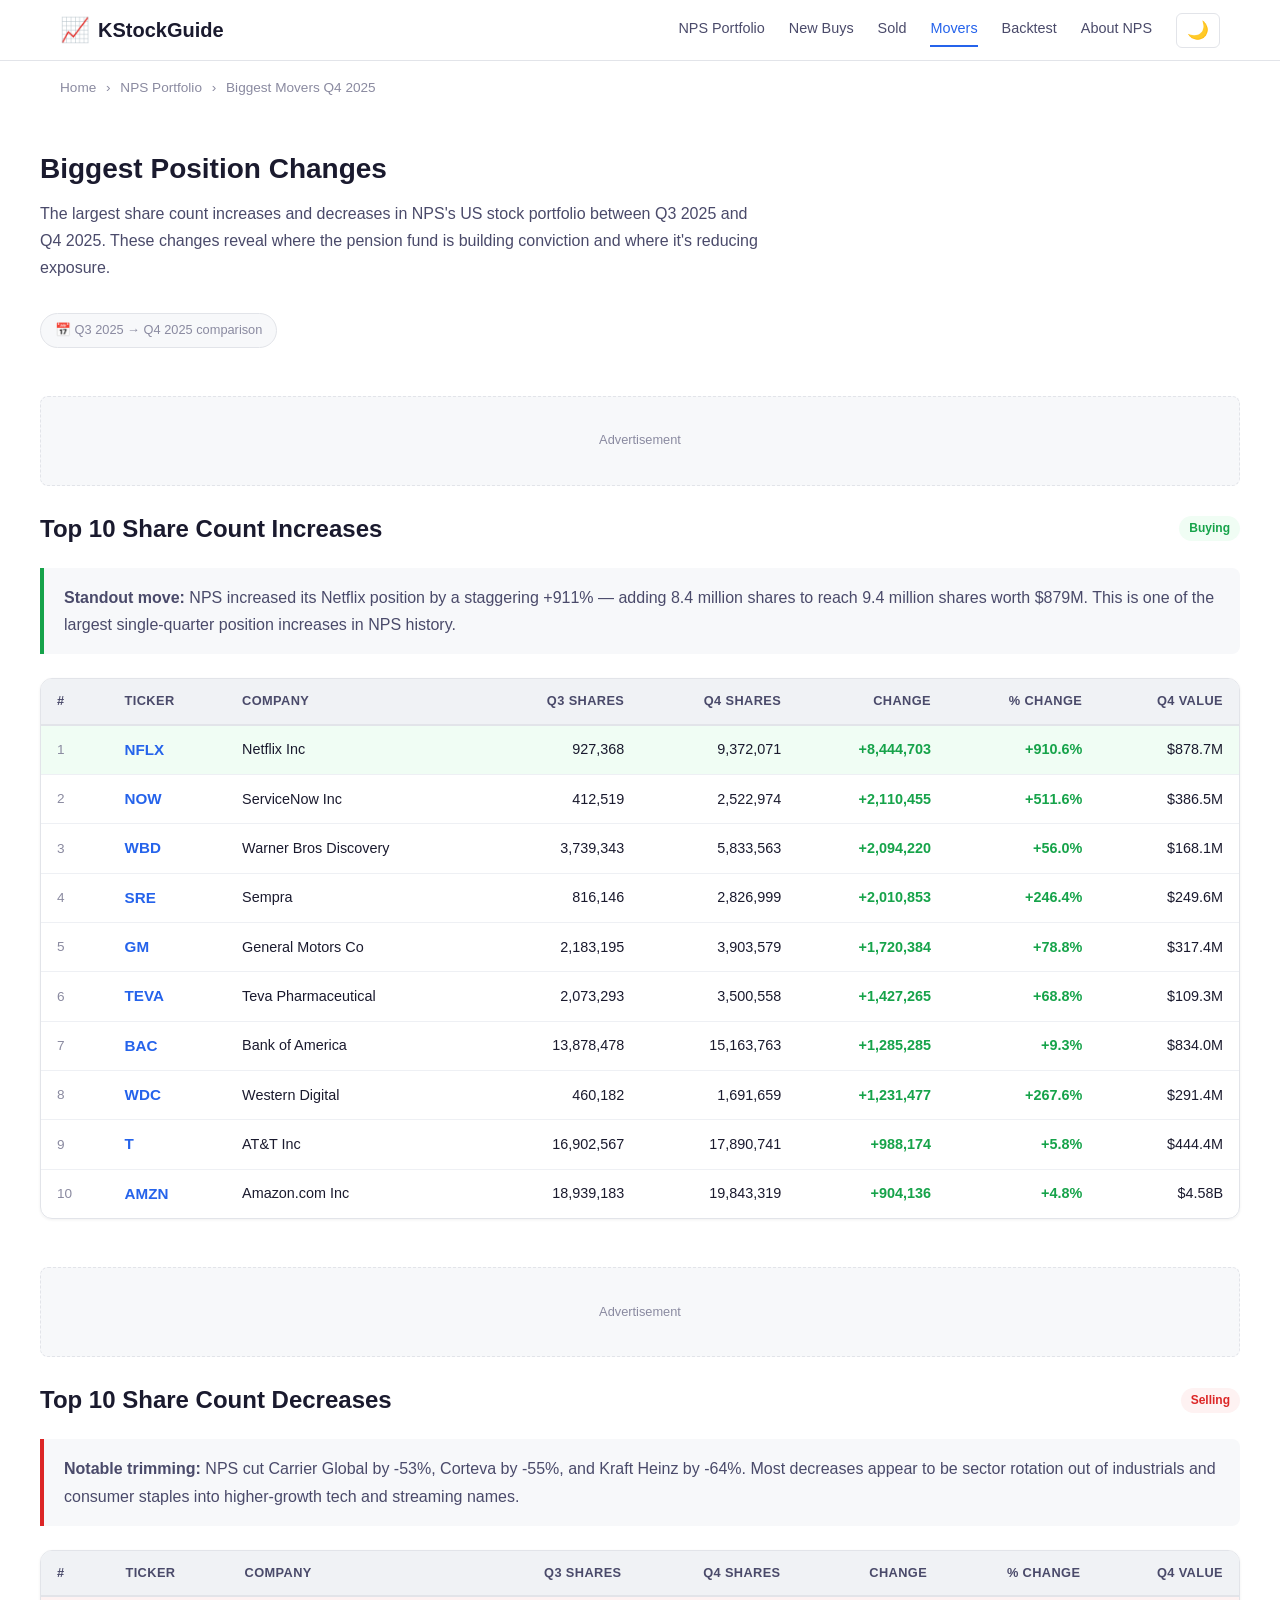
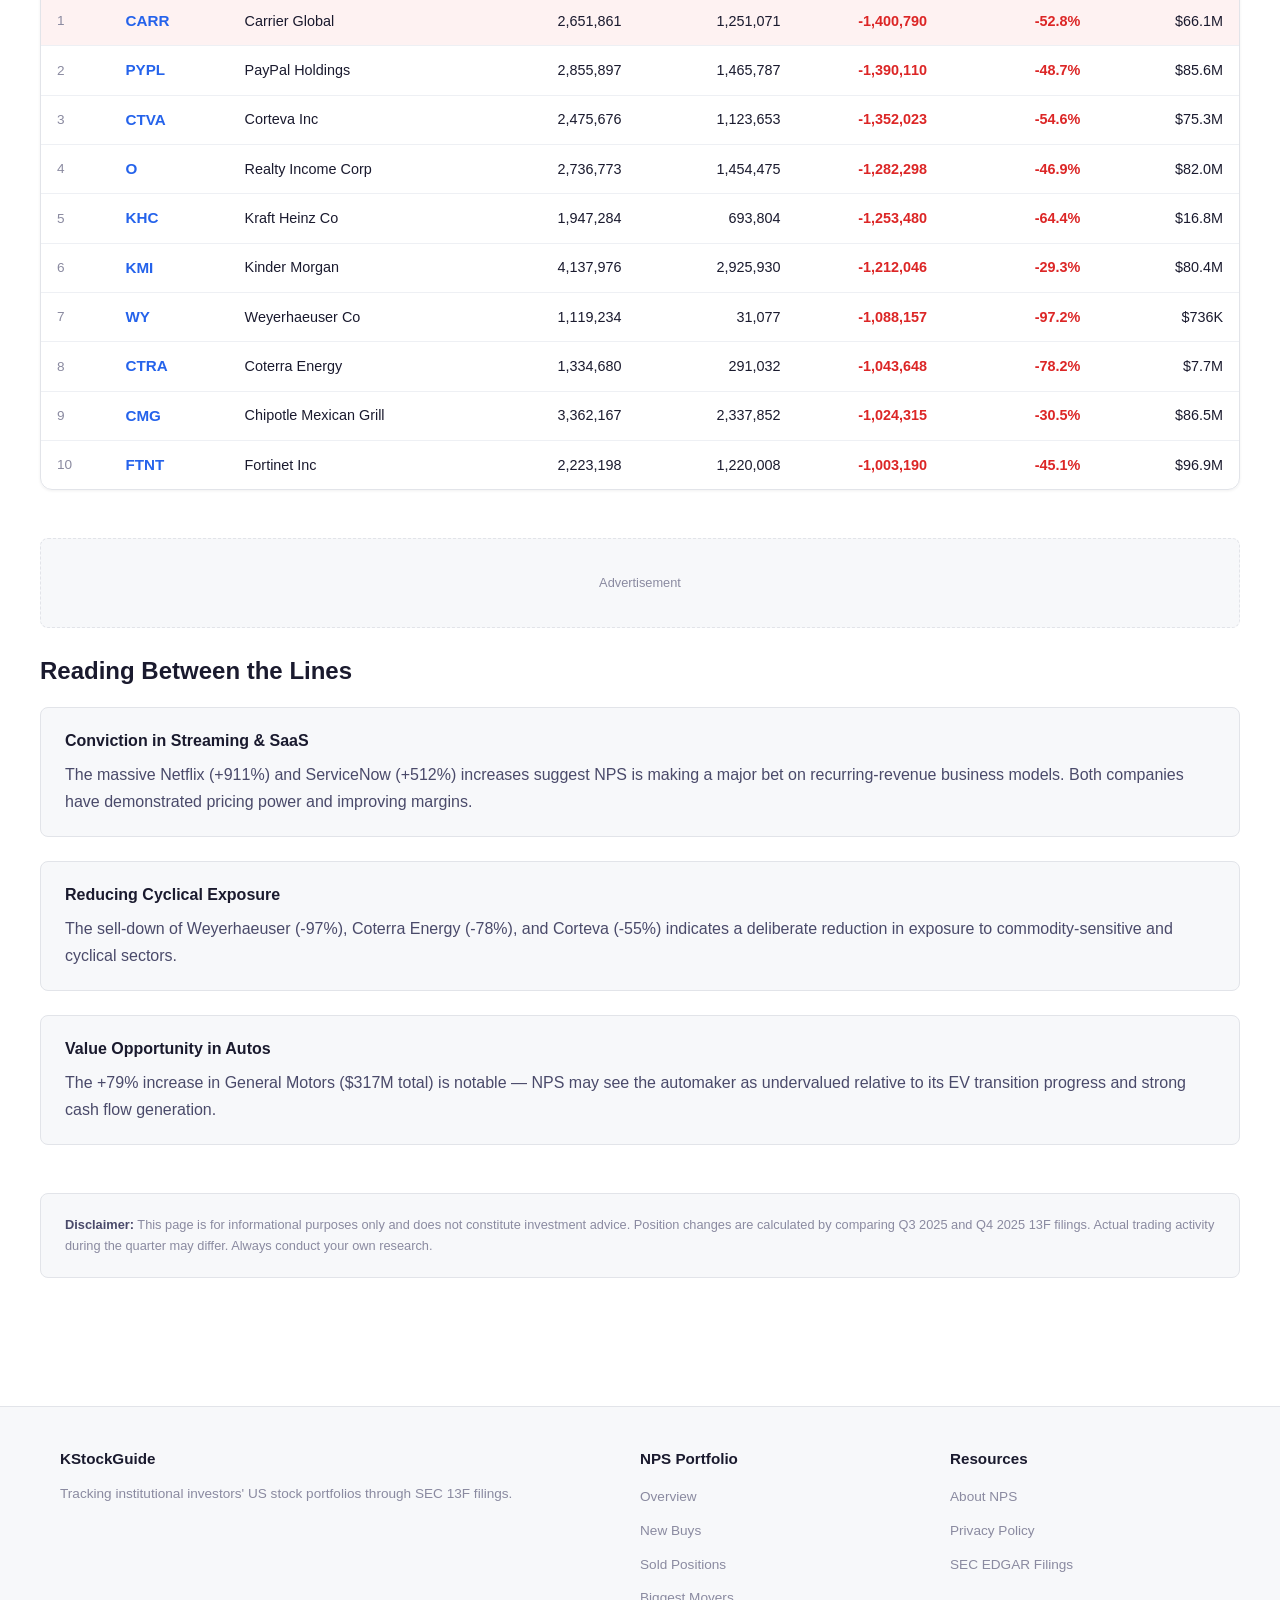
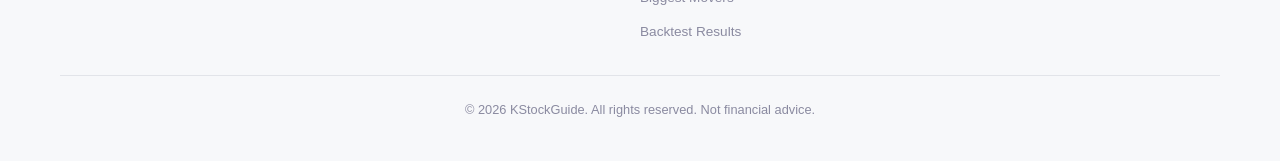
<file: nps/movers.html>
<!DOCTYPE html>
<html lang="en">
<head>
  <meta charset="UTF-8">
  <meta name="viewport" content="width=device-width, initial-scale=1.0">
  <title>NPS Biggest Position Changes Q4 2025 — Netflix +911%, Carrier -53% | KStockGuide</title>
  <meta name="description" content="Biggest share count changes in NPS portfolio Q4 2025. Netflix shares surged +911% (+8.4M shares). Top 10 increases and decreases with before/after data.">
  <link rel="canonical" href="https://kstockguide.com/nps/movers.html">

  <meta property="og:title" content="NPS Biggest Position Changes — Q4 2025">
  <meta property="og:description" content="Netflix shares surged +911%. See the top 10 position increases and decreases in NPS portfolio.">
  <meta property="og:type" content="article">
  <meta property="og:url" content="https://kstockguide.com/nps/movers.html">
  <meta property="og:site_name" content="KStockGuide">

  <meta name="twitter:card" content="summary_large_image">
  <meta name="twitter:title" content="NPS Biggest Position Changes — Q4 2025">
  <meta name="twitter:description" content="Netflix shares surged +911%. Top increases and decreases in NPS portfolio.">

  <link rel="stylesheet" href="nps-style.css">

  <script async src="https://www.googletagmanager.com/gtag/js?id=G-3JZ9LSC9H9"></script>
  <script>window.dataLayer=window.dataLayer||[];function gtag(){dataLayer.push(arguments);}gtag('js',new Date());gtag('config','G-3JZ9LSC9H9');</script>
  <script type="text/javascript">(function(c,l,a,r,i,t,y){c[a]=c[a]||function(){(c[a].q=c[a].q||[]).push(arguments)};t=l.createElement(r);t.async=1;t.src="https://www.clarity.ms/tag/"+i;y=l.getElementsByTagName(r)[0];y.parentNode.insertBefore(t,y);})(window,document,"clarity","script","vjb1ph46p9");</script>
  <script async src="https://pagead2.googlesyndication.com/pagead/js/adsbygoogle.js?client=ca-pub-7776849230910580" crossorigin="anonymous"></script>

  <script type="application/ld+json">
  {
    "@context": "https://schema.org",
    "@type": "Article",
    "headline": "NPS Biggest Position Changes — Q4 2025",
    "description": "Top 10 share count increases and decreases in Korea's National Pension Service portfolio.",
    "url": "https://kstockguide.com/nps/movers.html",
    "publisher": {"@type": "Organization", "name": "KStockGuide"},
    "datePublished": "2026-02-10",
    "dateModified": "2026-03-22",
    "breadcrumb": {
      "@type": "BreadcrumbList",
      "itemListElement": [
        {"@type": "ListItem", "position": 1, "name": "Home", "item": "https://kstockguide.com/"},
        {"@type": "ListItem", "position": 2, "name": "NPS Portfolio", "item": "https://kstockguide.com/nps/"},
        {"@type": "ListItem", "position": 3, "name": "Biggest Movers Q4 2025"}
      ]
    }
  }
  </script>
</head>
<body>
  <header class="site-header">
    <div class="container header-inner">
      <a href="index.html" class="site-logo"><span class="logo-icon">&#x1F4C8;</span> KStockGuide</a>
      <button class="mobile-menu-btn" aria-label="Toggle menu">&#9776;</button>
      <nav class="header-nav">
        <a href="index.html">NPS Portfolio</a>
        <a href="new-buys.html">New Buys</a>
        <a href="sold.html">Sold</a>
        <a href="movers.html" class="active">Movers</a>
        <a href="backtest.html">Backtest</a>
        <a href="about-nps.html">About NPS</a>
        <button class="theme-toggle" aria-label="Toggle theme">&#127769;</button>
      </nav>
    </div>
  </header>

  <div class="container">
    <nav class="breadcrumb">
      <a href="index.html">Home</a>
      <span>&rsaquo;</span>
      <a href="index.html">NPS Portfolio</a>
      <span>&rsaquo;</span>
      Biggest Movers Q4 2025
    </nav>
  </div>

  <main class="container content-wrapper">
    <div class="page-title">
      <h1>Biggest Position Changes</h1>
    </div>
    <p class="page-description">The largest share count increases and decreases in NPS's US stock portfolio between Q3 2025 and Q4 2025. These changes reveal where the pension fund is building conviction and where it's reducing exposure.</p>

    <span class="timeline-note">&#128197; Q3 2025 &rarr; Q4 2025 comparison</span>

    <div class="ad-slot mt-24">Advertisement</div>

    <!-- Top 10 Increases -->
    <section class="section">
      <div class="section-header">
        <h2>Top 10 Share Count Increases</h2>
        <span class="badge badge-increase">Buying</span>
      </div>

      <div class="highlight-box positive">
        <p style="margin:0;"><strong>Standout move:</strong> NPS increased its Netflix position by a staggering +911% &mdash; adding 8.4 million shares to reach 9.4 million shares worth $879M. This is one of the largest single-quarter position increases in NPS history.</p>
      </div>

      <div class="table-container">
        <table data-sortable>
          <thead>
            <tr>
              <th data-sort="number">#</th>
              <th data-sort="string">Ticker</th>
              <th data-sort="string">Company</th>
              <th data-sort="number" class="text-right">Q3 Shares</th>
              <th data-sort="number" class="text-right">Q4 Shares</th>
              <th data-sort="number" class="text-right">Change</th>
              <th data-sort="number" class="text-right">% Change</th>
              <th data-sort="number" class="text-right">Q4 Value</th>
            </tr>
          </thead>
          <tbody>
            <tr class="gain-bg">
              <td class="rank-cell">1</td>
              <td class="ticker-cell">NFLX</td>
              <td>Netflix Inc</td>
              <td class="text-right" data-value="927368">927,368</td>
              <td class="text-right" data-value="9372071">9,372,071</td>
              <td class="text-right gain" data-value="8444703">+8,444,703</td>
              <td class="text-right gain" data-value="910.6">+910.6%</td>
              <td class="text-right" data-value="878725377">$878.7M</td>
            </tr>
            <tr>
              <td class="rank-cell">2</td>
              <td class="ticker-cell">NOW</td>
              <td>ServiceNow Inc</td>
              <td class="text-right" data-value="412519">412,519</td>
              <td class="text-right" data-value="2522974">2,522,974</td>
              <td class="text-right gain" data-value="2110455">+2,110,455</td>
              <td class="text-right gain" data-value="511.6">+511.6%</td>
              <td class="text-right" data-value="386494387">$386.5M</td>
            </tr>
            <tr>
              <td class="rank-cell">3</td>
              <td class="ticker-cell">WBD</td>
              <td>Warner Bros Discovery</td>
              <td class="text-right" data-value="3739343">3,739,343</td>
              <td class="text-right" data-value="5833563">5,833,563</td>
              <td class="text-right gain" data-value="2094220">+2,094,220</td>
              <td class="text-right gain" data-value="56.0">+56.0%</td>
              <td class="text-right" data-value="168123286">$168.1M</td>
            </tr>
            <tr>
              <td class="rank-cell">4</td>
              <td class="ticker-cell">SRE</td>
              <td>Sempra</td>
              <td class="text-right" data-value="816146">816,146</td>
              <td class="text-right" data-value="2826999">2,826,999</td>
              <td class="text-right gain" data-value="2010853">+2,010,853</td>
              <td class="text-right gain" data-value="246.4">+246.4%</td>
              <td class="text-right" data-value="249595742">$249.6M</td>
            </tr>
            <tr>
              <td class="rank-cell">5</td>
              <td class="ticker-cell">GM</td>
              <td>General Motors Co</td>
              <td class="text-right" data-value="2183195">2,183,195</td>
              <td class="text-right" data-value="3903579">3,903,579</td>
              <td class="text-right gain" data-value="1720384">+1,720,384</td>
              <td class="text-right gain" data-value="78.8">+78.8%</td>
              <td class="text-right" data-value="317439044">$317.4M</td>
            </tr>
            <tr>
              <td class="rank-cell">6</td>
              <td class="ticker-cell">TEVA</td>
              <td>Teva Pharmaceutical</td>
              <td class="text-right" data-value="2073293">2,073,293</td>
              <td class="text-right" data-value="3500558">3,500,558</td>
              <td class="text-right gain" data-value="1427265">+1,427,265</td>
              <td class="text-right gain" data-value="68.8">+68.8%</td>
              <td class="text-right" data-value="109252415">$109.3M</td>
            </tr>
            <tr>
              <td class="rank-cell">7</td>
              <td class="ticker-cell">BAC</td>
              <td>Bank of America</td>
              <td class="text-right" data-value="13878478">13,878,478</td>
              <td class="text-right" data-value="15163763">15,163,763</td>
              <td class="text-right gain" data-value="1285285">+1,285,285</td>
              <td class="text-right gain" data-value="9.3">+9.3%</td>
              <td class="text-right" data-value="834006965">$834.0M</td>
            </tr>
            <tr>
              <td class="rank-cell">8</td>
              <td class="ticker-cell">WDC</td>
              <td>Western Digital</td>
              <td class="text-right" data-value="460182">460,182</td>
              <td class="text-right" data-value="1691659">1,691,659</td>
              <td class="text-right gain" data-value="1231477">+1,231,477</td>
              <td class="text-right gain" data-value="267.6">+267.6%</td>
              <td class="text-right" data-value="291422096">$291.4M</td>
            </tr>
            <tr>
              <td class="rank-cell">9</td>
              <td class="ticker-cell">T</td>
              <td>AT&amp;T Inc</td>
              <td class="text-right" data-value="16902567">16,902,567</td>
              <td class="text-right" data-value="17890741">17,890,741</td>
              <td class="text-right gain" data-value="988174">+988,174</td>
              <td class="text-right gain" data-value="5.8">+5.8%</td>
              <td class="text-right" data-value="444406006">$444.4M</td>
            </tr>
            <tr>
              <td class="rank-cell">10</td>
              <td class="ticker-cell">AMZN</td>
              <td>Amazon.com Inc</td>
              <td class="text-right" data-value="18939183">18,939,183</td>
              <td class="text-right" data-value="19843319">19,843,319</td>
              <td class="text-right gain" data-value="904136">+904,136</td>
              <td class="text-right gain" data-value="4.8">+4.8%</td>
              <td class="text-right" data-value="4580234892">$4.58B</td>
            </tr>
          </tbody>
        </table>
      </div>
    </section>

    <div class="ad-slot">Advertisement</div>

    <!-- Top 10 Decreases -->
    <section class="section">
      <div class="section-header">
        <h2>Top 10 Share Count Decreases</h2>
        <span class="badge badge-decrease">Selling</span>
      </div>

      <div class="highlight-box negative">
        <p style="margin:0;"><strong>Notable trimming:</strong> NPS cut Carrier Global by -53%, Corteva by -55%, and Kraft Heinz by -64%. Most decreases appear to be sector rotation out of industrials and consumer staples into higher-growth tech and streaming names.</p>
      </div>

      <div class="table-container">
        <table data-sortable>
          <thead>
            <tr>
              <th data-sort="number">#</th>
              <th data-sort="string">Ticker</th>
              <th data-sort="string">Company</th>
              <th data-sort="number" class="text-right">Q3 Shares</th>
              <th data-sort="number" class="text-right">Q4 Shares</th>
              <th data-sort="number" class="text-right">Change</th>
              <th data-sort="number" class="text-right">% Change</th>
              <th data-sort="number" class="text-right">Q4 Value</th>
            </tr>
          </thead>
          <tbody>
            <tr class="loss-bg">
              <td class="rank-cell">1</td>
              <td class="ticker-cell">CARR</td>
              <td>Carrier Global</td>
              <td class="text-right" data-value="2651861">2,651,861</td>
              <td class="text-right" data-value="1251071">1,251,071</td>
              <td class="text-right loss" data-value="-1400790">-1,400,790</td>
              <td class="text-right loss" data-value="-52.8">-52.8%</td>
              <td class="text-right" data-value="66106592">$66.1M</td>
            </tr>
            <tr>
              <td class="rank-cell">2</td>
              <td class="ticker-cell">PYPL</td>
              <td>PayPal Holdings</td>
              <td class="text-right" data-value="2855897">2,855,897</td>
              <td class="text-right" data-value="1465787">1,465,787</td>
              <td class="text-right loss" data-value="-1390110">-1,390,110</td>
              <td class="text-right loss" data-value="-48.7">-48.7%</td>
              <td class="text-right" data-value="85572645">$85.6M</td>
            </tr>
            <tr>
              <td class="rank-cell">3</td>
              <td class="ticker-cell">CTVA</td>
              <td>Corteva Inc</td>
              <td class="text-right" data-value="2475676">2,475,676</td>
              <td class="text-right" data-value="1123653">1,123,653</td>
              <td class="text-right loss" data-value="-1352023">-1,352,023</td>
              <td class="text-right loss" data-value="-54.6">-54.6%</td>
              <td class="text-right" data-value="75318461">$75.3M</td>
            </tr>
            <tr>
              <td class="rank-cell">4</td>
              <td class="ticker-cell">O</td>
              <td>Realty Income Corp</td>
              <td class="text-right" data-value="2736773">2,736,773</td>
              <td class="text-right" data-value="1454475">1,454,475</td>
              <td class="text-right loss" data-value="-1282298">-1,282,298</td>
              <td class="text-right loss" data-value="-46.9">-46.9%</td>
              <td class="text-right" data-value="81988756">$82.0M</td>
            </tr>
            <tr>
              <td class="rank-cell">5</td>
              <td class="ticker-cell">KHC</td>
              <td>Kraft Heinz Co</td>
              <td class="text-right" data-value="1947284">1,947,284</td>
              <td class="text-right" data-value="693804">693,804</td>
              <td class="text-right loss" data-value="-1253480">-1,253,480</td>
              <td class="text-right loss" data-value="-64.4">-64.4%</td>
              <td class="text-right" data-value="16824747">$16.8M</td>
            </tr>
            <tr>
              <td class="rank-cell">6</td>
              <td class="ticker-cell">KMI</td>
              <td>Kinder Morgan</td>
              <td class="text-right" data-value="4137976">4,137,976</td>
              <td class="text-right" data-value="2925930">2,925,930</td>
              <td class="text-right loss" data-value="-1212046">-1,212,046</td>
              <td class="text-right loss" data-value="-29.3">-29.3%</td>
              <td class="text-right" data-value="80433816">$80.4M</td>
            </tr>
            <tr>
              <td class="rank-cell">7</td>
              <td class="ticker-cell">WY</td>
              <td>Weyerhaeuser Co</td>
              <td class="text-right" data-value="1119234">1,119,234</td>
              <td class="text-right" data-value="31077">31,077</td>
              <td class="text-right loss" data-value="-1088157">-1,088,157</td>
              <td class="text-right loss" data-value="-97.2">-97.2%</td>
              <td class="text-right" data-value="736214">$736K</td>
            </tr>
            <tr>
              <td class="rank-cell">8</td>
              <td class="ticker-cell">CTRA</td>
              <td>Coterra Energy</td>
              <td class="text-right" data-value="1334680">1,334,680</td>
              <td class="text-right" data-value="291032">291,032</td>
              <td class="text-right loss" data-value="-1043648">-1,043,648</td>
              <td class="text-right loss" data-value="-78.2">-78.2%</td>
              <td class="text-right" data-value="7659962">$7.7M</td>
            </tr>
            <tr>
              <td class="rank-cell">9</td>
              <td class="ticker-cell">CMG</td>
              <td>Chipotle Mexican Grill</td>
              <td class="text-right" data-value="3362167">3,362,167</td>
              <td class="text-right" data-value="2337852">2,337,852</td>
              <td class="text-right loss" data-value="-1024315">-1,024,315</td>
              <td class="text-right loss" data-value="-30.5">-30.5%</td>
              <td class="text-right" data-value="86500524">$86.5M</td>
            </tr>
            <tr>
              <td class="rank-cell">10</td>
              <td class="ticker-cell">FTNT</td>
              <td>Fortinet Inc</td>
              <td class="text-right" data-value="2223198">2,223,198</td>
              <td class="text-right" data-value="1220008">1,220,008</td>
              <td class="text-right loss" data-value="-1003190">-1,003,190</td>
              <td class="text-right loss" data-value="-45.1">-45.1%</td>
              <td class="text-right" data-value="96880835">$96.9M</td>
            </tr>
          </tbody>
        </table>
      </div>
    </section>

    <div class="ad-slot">Advertisement</div>

    <!-- Context -->
    <section class="section">
      <h2>Reading Between the Lines</h2>
      <div class="info-box mt-16">
        <h4>Conviction in Streaming &amp; SaaS</h4>
        <p style="margin:0;">The massive Netflix (+911%) and ServiceNow (+512%) increases suggest NPS is making a major bet on recurring-revenue business models. Both companies have demonstrated pricing power and improving margins.</p>
      </div>
      <div class="info-box">
        <h4>Reducing Cyclical Exposure</h4>
        <p style="margin:0;">The sell-down of Weyerhaeuser (-97%), Coterra Energy (-78%), and Corteva (-55%) indicates a deliberate reduction in exposure to commodity-sensitive and cyclical sectors.</p>
      </div>
      <div class="info-box">
        <h4>Value Opportunity in Autos</h4>
        <p style="margin:0;">The +79% increase in General Motors ($317M total) is notable &mdash; NPS may see the automaker as undervalued relative to its EV transition progress and strong cash flow generation.</p>
      </div>
    </section>

    <div class="disclaimer">
      <strong>Disclaimer:</strong> This page is for informational purposes only and does not constitute investment advice. Position changes are calculated by comparing Q3 2025 and Q4 2025 13F filings. Actual trading activity during the quarter may differ. Always conduct your own research.
    </div>
  </main>

  <footer class="site-footer">
    <div class="container">
      <div class="footer-inner">
        <div class="footer-about">
          <h4>KStockGuide</h4>
          <p>Tracking institutional investors' US stock portfolios through SEC 13F filings.</p>
        </div>
        <div class="footer-links">
          <h4>NPS Portfolio</h4>
          <ul>
            <li><a href="index.html">Overview</a></li>
            <li><a href="new-buys.html">New Buys</a></li>
            <li><a href="sold.html">Sold Positions</a></li>
            <li><a href="movers.html">Biggest Movers</a></li>
            <li><a href="backtest.html">Backtest Results</a></li>
          </ul>
        </div>
        <div class="footer-links">
          <h4>Resources</h4>
          <ul>
            <li><a href="about-nps.html">About NPS</a></li>
            <li><a href="privacy-policy.html">Privacy Policy</a></li>
            <li><a href="https://www.sec.gov/cgi-bin/browse-edgar?action=getcompany&CIK=0001608046&type=13F" target="_blank" rel="noopener">SEC EDGAR Filings</a></li>
          </ul>
        </div>
      </div>
      <div class="footer-bottom">&copy; 2026 KStockGuide. All rights reserved. Not financial advice.</div>
    </div>
  </footer>
  <script src="nps-main.js"></script>
</body>
</html>
</file>
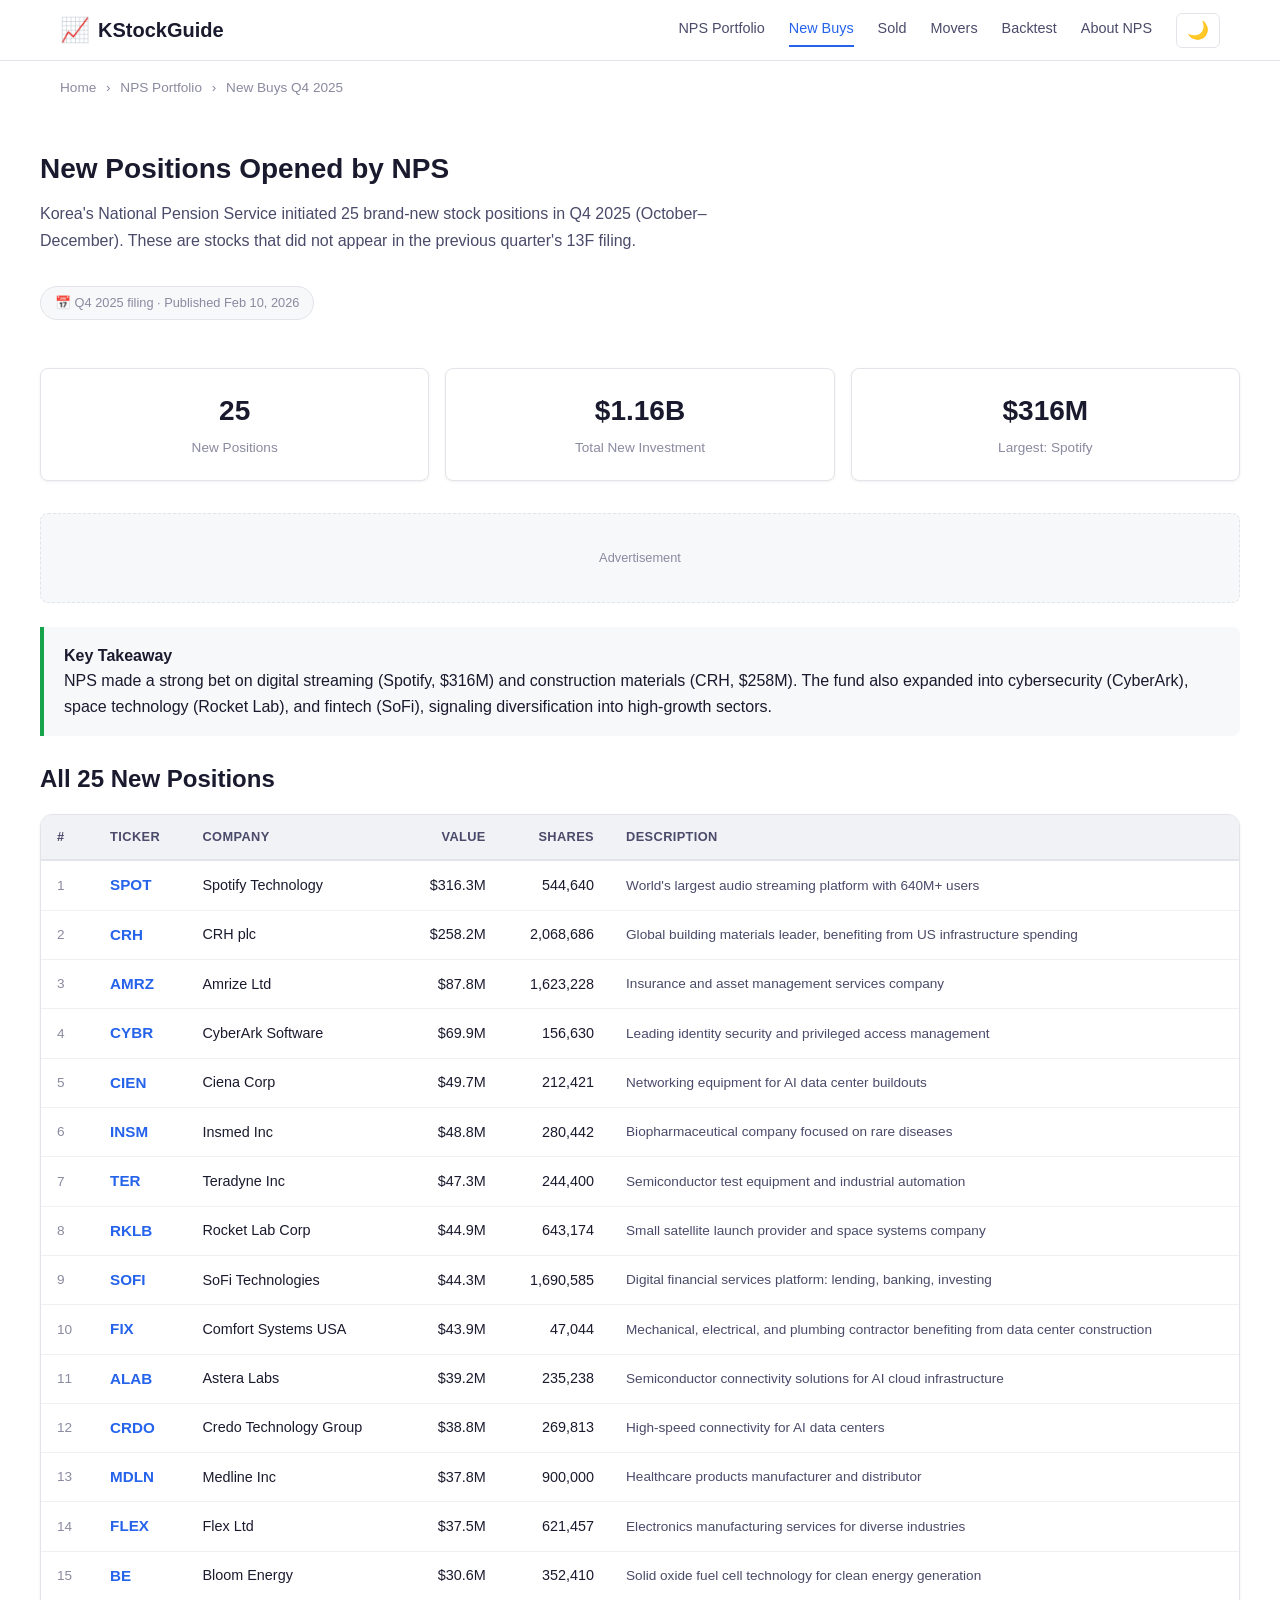
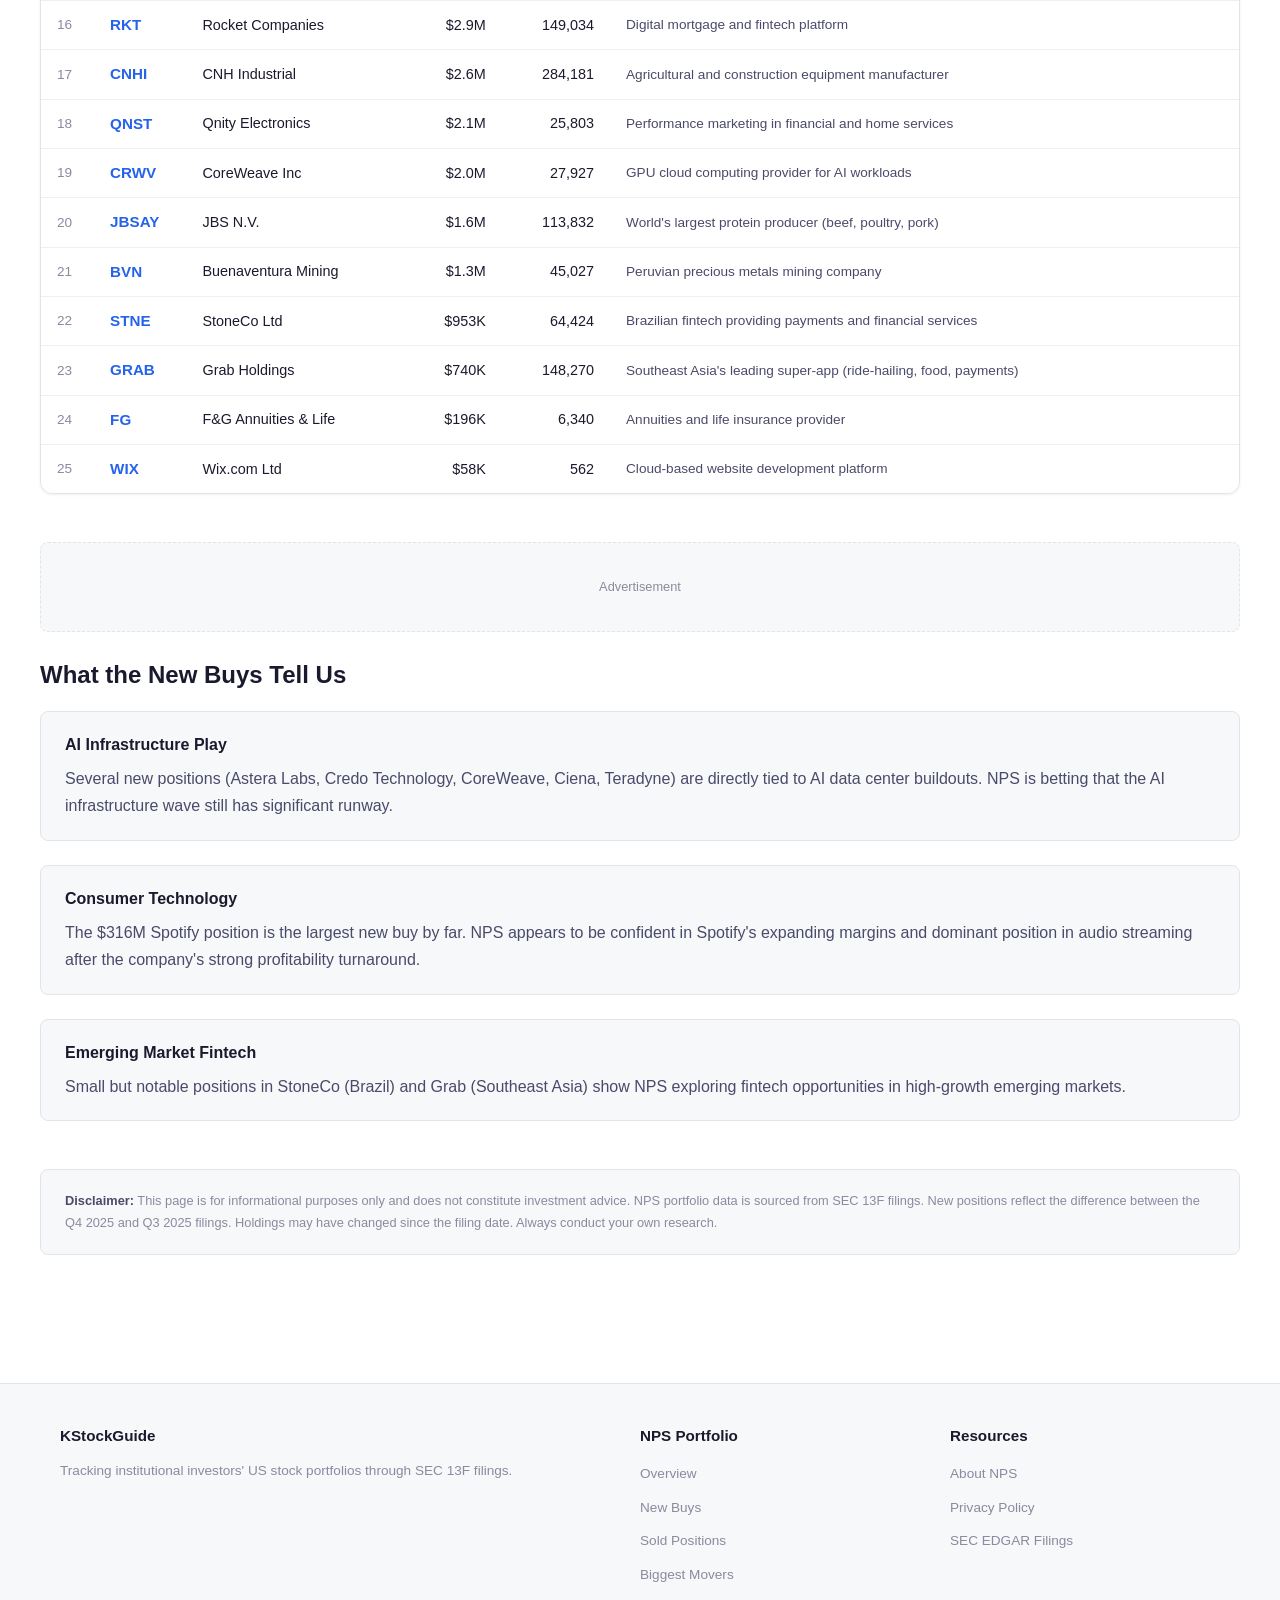
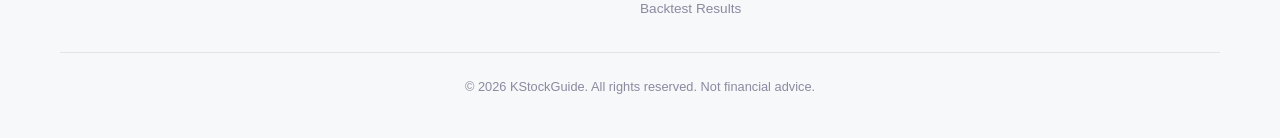
<file: nps/new-buys.html>
<!DOCTYPE html>
<html lang="en">
<head>
  <meta charset="UTF-8">
  <meta name="viewport" content="width=device-width, initial-scale=1.0">
  <title>NPS New Buys Q4 2025 — 25 New Positions by Korea's National Pension | KStockGuide</title>
  <meta name="description" content="Korea's National Pension Service (NPS) opened 25 new stock positions in Q4 2025, including Spotify ($316M), CRH ($258M), and CyberArk ($70M). Full list with analysis.">
  <link rel="canonical" href="https://kstockguide.com/nps/new-buys.html">

  <meta property="og:title" content="NPS New Buys Q4 2025 — 25 New Positions">
  <meta property="og:description" content="Korea's National Pension opened 25 new positions in Q4 2025 including Spotify and CRH. See the full list.">
  <meta property="og:type" content="article">
  <meta property="og:url" content="https://kstockguide.com/nps/new-buys.html">
  <meta property="og:site_name" content="KStockGuide">

  <meta name="twitter:card" content="summary_large_image">
  <meta name="twitter:title" content="NPS New Buys Q4 2025 — 25 New Positions">
  <meta name="twitter:description" content="Korea's National Pension opened 25 new positions in Q4 2025 including Spotify and CRH.">

  <link rel="stylesheet" href="nps-style.css">

  <script async src="https://www.googletagmanager.com/gtag/js?id=G-3JZ9LSC9H9"></script>
  <script>window.dataLayer=window.dataLayer||[];function gtag(){dataLayer.push(arguments);}gtag('js',new Date());gtag('config','G-3JZ9LSC9H9');</script>
  <script type="text/javascript">(function(c,l,a,r,i,t,y){c[a]=c[a]||function(){(c[a].q=c[a].q||[]).push(arguments)};t=l.createElement(r);t.async=1;t.src="https://www.clarity.ms/tag/"+i;y=l.getElementsByTagName(r)[0];y.parentNode.insertBefore(t,y);})(window,document,"clarity","script","vjb1ph46p9");</script>
  <script async src="https://pagead2.googlesyndication.com/pagead/js/adsbygoogle.js?client=ca-pub-7776849230910580" crossorigin="anonymous"></script>

  <script type="application/ld+json">
  {
    "@context": "https://schema.org",
    "@type": "Article",
    "headline": "NPS New Stock Purchases — Q4 2025",
    "description": "Korea's National Pension Service opened 25 new stock positions in Q4 2025.",
    "url": "https://kstockguide.com/nps/new-buys.html",
    "publisher": {"@type": "Organization", "name": "KStockGuide"},
    "datePublished": "2026-02-10",
    "dateModified": "2026-03-22",
    "breadcrumb": {
      "@type": "BreadcrumbList",
      "itemListElement": [
        {"@type": "ListItem", "position": 1, "name": "Home", "item": "https://kstockguide.com/"},
        {"@type": "ListItem", "position": 2, "name": "NPS Portfolio", "item": "https://kstockguide.com/nps/"},
        {"@type": "ListItem", "position": 3, "name": "New Buys Q4 2025"}
      ]
    }
  }
  </script>
</head>
<body>
  <header class="site-header">
    <div class="container header-inner">
      <a href="index.html" class="site-logo"><span class="logo-icon">&#x1F4C8;</span> KStockGuide</a>
      <button class="mobile-menu-btn" aria-label="Toggle menu">&#9776;</button>
      <nav class="header-nav">
        <a href="index.html">NPS Portfolio</a>
        <a href="new-buys.html" class="active">New Buys</a>
        <a href="sold.html">Sold</a>
        <a href="movers.html">Movers</a>
        <a href="backtest.html">Backtest</a>
        <a href="about-nps.html">About NPS</a>
        <button class="theme-toggle" aria-label="Toggle theme">&#127769;</button>
      </nav>
    </div>
  </header>

  <div class="container">
    <nav class="breadcrumb">
      <a href="index.html">Home</a>
      <span>&rsaquo;</span>
      <a href="index.html">NPS Portfolio</a>
      <span>&rsaquo;</span>
      New Buys Q4 2025
    </nav>
  </div>

  <main class="container content-wrapper">
    <div class="page-title">
      <h1>New Positions Opened by NPS</h1>
    </div>
    <p class="page-description">Korea's National Pension Service initiated 25 brand-new stock positions in Q4 2025 (October&ndash;December). These are stocks that did not appear in the previous quarter's 13F filing.</p>

    <span class="timeline-note">&#128197; Q4 2025 filing &middot; Published Feb 10, 2026</span>

    <!-- Key Highlights -->
    <div class="stats-grid mt-24">
      <div class="stat-card">
        <span class="stat-value">25</span>
        <span class="stat-label">New Positions</span>
      </div>
      <div class="stat-card">
        <span class="stat-value">$1.16B</span>
        <span class="stat-label">Total New Investment</span>
      </div>
      <div class="stat-card">
        <span class="stat-value">$316M</span>
        <span class="stat-label">Largest: Spotify</span>
      </div>
    </div>

    <div class="ad-slot">Advertisement</div>

    <div class="highlight-box positive">
      <h4>Key Takeaway</h4>
      <p style="margin:0;">NPS made a strong bet on digital streaming (Spotify, $316M) and construction materials (CRH, $258M). The fund also expanded into cybersecurity (CyberArk), space technology (Rocket Lab), and fintech (SoFi), signaling diversification into high-growth sectors.</p>
    </div>

    <!-- New Buys Table -->
    <section class="section">
      <h2>All 25 New Positions</h2>
      <div class="table-container mt-16">
        <table data-sortable>
          <thead>
            <tr>
              <th data-sort="number">#</th>
              <th data-sort="string">Ticker</th>
              <th data-sort="string">Company</th>
              <th data-sort="number" class="text-right">Value</th>
              <th data-sort="number" class="text-right">Shares</th>
              <th>Description</th>
            </tr>
          </thead>
          <tbody>
            <tr>
              <td class="rank-cell">1</td>
              <td class="ticker-cell">SPOT</td>
              <td>Spotify Technology</td>
              <td class="text-right" data-value="316277894">$316.3M</td>
              <td class="text-right" data-value="544640">544,640</td>
              <td class="company-cell">World's largest audio streaming platform with 640M+ users</td>
            </tr>
            <tr>
              <td class="rank-cell">2</td>
              <td class="ticker-cell">CRH</td>
              <td>CRH plc</td>
              <td class="text-right" data-value="258172013">$258.2M</td>
              <td class="text-right" data-value="2068686">2,068,686</td>
              <td class="company-cell">Global building materials leader, benefiting from US infrastructure spending</td>
            </tr>
            <tr>
              <td class="rank-cell">3</td>
              <td class="ticker-cell">AMRZ</td>
              <td>Amrize Ltd</td>
              <td class="text-right" data-value="87784170">$87.8M</td>
              <td class="text-right" data-value="1623228">1,623,228</td>
              <td class="company-cell">Insurance and asset management services company</td>
            </tr>
            <tr>
              <td class="rank-cell">4</td>
              <td class="ticker-cell">CYBR</td>
              <td>CyberArk Software</td>
              <td class="text-right" data-value="69866378">$69.9M</td>
              <td class="text-right" data-value="156630">156,630</td>
              <td class="company-cell">Leading identity security and privileged access management</td>
            </tr>
            <tr>
              <td class="rank-cell">5</td>
              <td class="ticker-cell">CIEN</td>
              <td>Ciena Corp</td>
              <td class="text-right" data-value="49678899">$49.7M</td>
              <td class="text-right" data-value="212421">212,421</td>
              <td class="company-cell">Networking equipment for AI data center buildouts</td>
            </tr>
            <tr>
              <td class="rank-cell">6</td>
              <td class="ticker-cell">INSM</td>
              <td>Insmed Inc</td>
              <td class="text-right" data-value="48808126">$48.8M</td>
              <td class="text-right" data-value="280442">280,442</td>
              <td class="company-cell">Biopharmaceutical company focused on rare diseases</td>
            </tr>
            <tr>
              <td class="rank-cell">7</td>
              <td class="ticker-cell">TER</td>
              <td>Teradyne Inc</td>
              <td class="text-right" data-value="47306064">$47.3M</td>
              <td class="text-right" data-value="244400">244,400</td>
              <td class="company-cell">Semiconductor test equipment and industrial automation</td>
            </tr>
            <tr>
              <td class="rank-cell">8</td>
              <td class="ticker-cell">RKLB</td>
              <td>Rocket Lab Corp</td>
              <td class="text-right" data-value="44867818">$44.9M</td>
              <td class="text-right" data-value="643174">643,174</td>
              <td class="company-cell">Small satellite launch provider and space systems company</td>
            </tr>
            <tr>
              <td class="rank-cell">9</td>
              <td class="ticker-cell">SOFI</td>
              <td>SoFi Technologies</td>
              <td class="text-right" data-value="44259515">$44.3M</td>
              <td class="text-right" data-value="1690585">1,690,585</td>
              <td class="company-cell">Digital financial services platform: lending, banking, investing</td>
            </tr>
            <tr>
              <td class="rank-cell">10</td>
              <td class="ticker-cell">FIX</td>
              <td>Comfort Systems USA</td>
              <td class="text-right" data-value="43905695">$43.9M</td>
              <td class="text-right" data-value="47044">47,044</td>
              <td class="company-cell">Mechanical, electrical, and plumbing contractor benefiting from data center construction</td>
            </tr>
            <tr>
              <td class="rank-cell">11</td>
              <td class="ticker-cell">ALAB</td>
              <td>Astera Labs</td>
              <td class="text-right" data-value="39153013">$39.2M</td>
              <td class="text-right" data-value="235238">235,238</td>
              <td class="company-cell">Semiconductor connectivity solutions for AI cloud infrastructure</td>
            </tr>
            <tr>
              <td class="rank-cell">12</td>
              <td class="ticker-cell">CRDO</td>
              <td>Credo Technology Group</td>
              <td class="text-right" data-value="38823393">$38.8M</td>
              <td class="text-right" data-value="269813">269,813</td>
              <td class="company-cell">High-speed connectivity for AI data centers</td>
            </tr>
            <tr>
              <td class="rank-cell">13</td>
              <td class="ticker-cell">MDLN</td>
              <td>Medline Inc</td>
              <td class="text-right" data-value="37800000">$37.8M</td>
              <td class="text-right" data-value="900000">900,000</td>
              <td class="company-cell">Healthcare products manufacturer and distributor</td>
            </tr>
            <tr>
              <td class="rank-cell">14</td>
              <td class="ticker-cell">FLEX</td>
              <td>Flex Ltd</td>
              <td class="text-right" data-value="37548432">$37.5M</td>
              <td class="text-right" data-value="621457">621,457</td>
              <td class="company-cell">Electronics manufacturing services for diverse industries</td>
            </tr>
            <tr>
              <td class="rank-cell">15</td>
              <td class="ticker-cell">BE</td>
              <td>Bloom Energy</td>
              <td class="text-right" data-value="30620905">$30.6M</td>
              <td class="text-right" data-value="352410">352,410</td>
              <td class="company-cell">Solid oxide fuel cell technology for clean energy generation</td>
            </tr>
            <tr>
              <td class="rank-cell">16</td>
              <td class="ticker-cell">RKT</td>
              <td>Rocket Companies</td>
              <td class="text-right" data-value="2885298">$2.9M</td>
              <td class="text-right" data-value="149034">149,034</td>
              <td class="company-cell">Digital mortgage and fintech platform</td>
            </tr>
            <tr>
              <td class="rank-cell">17</td>
              <td class="ticker-cell">CNHI</td>
              <td>CNH Industrial</td>
              <td class="text-right" data-value="2620149">$2.6M</td>
              <td class="text-right" data-value="284181">284,181</td>
              <td class="company-cell">Agricultural and construction equipment manufacturer</td>
            </tr>
            <tr>
              <td class="rank-cell">18</td>
              <td class="ticker-cell">QNST</td>
              <td>Qnity Electronics</td>
              <td class="text-right" data-value="2106815">$2.1M</td>
              <td class="text-right" data-value="25803">25,803</td>
              <td class="company-cell">Performance marketing in financial and home services</td>
            </tr>
            <tr>
              <td class="rank-cell">19</td>
              <td class="ticker-cell">CRWV</td>
              <td>CoreWeave Inc</td>
              <td class="text-right" data-value="1999852">$2.0M</td>
              <td class="text-right" data-value="27927">27,927</td>
              <td class="company-cell">GPU cloud computing provider for AI workloads</td>
            </tr>
            <tr>
              <td class="rank-cell">20</td>
              <td class="ticker-cell">JBSAY</td>
              <td>JBS N.V.</td>
              <td class="text-right" data-value="1641457">$1.6M</td>
              <td class="text-right" data-value="113832">113,832</td>
              <td class="company-cell">World's largest protein producer (beef, poultry, pork)</td>
            </tr>
            <tr>
              <td class="rank-cell">21</td>
              <td class="ticker-cell">BVN</td>
              <td>Buenaventura Mining</td>
              <td class="text-right" data-value="1253101">$1.3M</td>
              <td class="text-right" data-value="45027">45,027</td>
              <td class="company-cell">Peruvian precious metals mining company</td>
            </tr>
            <tr>
              <td class="rank-cell">22</td>
              <td class="ticker-cell">STNE</td>
              <td>StoneCo Ltd</td>
              <td class="text-right" data-value="952831">$953K</td>
              <td class="text-right" data-value="64424">64,424</td>
              <td class="company-cell">Brazilian fintech providing payments and financial services</td>
            </tr>
            <tr>
              <td class="rank-cell">23</td>
              <td class="ticker-cell">GRAB</td>
              <td>Grab Holdings</td>
              <td class="text-right" data-value="739867">$740K</td>
              <td class="text-right" data-value="148270">148,270</td>
              <td class="company-cell">Southeast Asia's leading super-app (ride-hailing, food, payments)</td>
            </tr>
            <tr>
              <td class="rank-cell">24</td>
              <td class="ticker-cell">FG</td>
              <td>F&amp;G Annuities &amp; Life</td>
              <td class="text-right" data-value="195589">$196K</td>
              <td class="text-right" data-value="6340">6,340</td>
              <td class="company-cell">Annuities and life insurance provider</td>
            </tr>
            <tr>
              <td class="rank-cell">25</td>
              <td class="ticker-cell">WIX</td>
              <td>Wix.com Ltd</td>
              <td class="text-right" data-value="58386">$58K</td>
              <td class="text-right" data-value="562">562</td>
              <td class="company-cell">Cloud-based website development platform</td>
            </tr>
          </tbody>
        </table>
      </div>
    </section>

    <div class="ad-slot">Advertisement</div>

    <!-- Analysis -->
    <section class="section">
      <h2>What the New Buys Tell Us</h2>
      <div class="info-box mt-16">
        <h4>AI Infrastructure Play</h4>
        <p style="margin:0;">Several new positions (Astera Labs, Credo Technology, CoreWeave, Ciena, Teradyne) are directly tied to AI data center buildouts. NPS is betting that the AI infrastructure wave still has significant runway.</p>
      </div>
      <div class="info-box">
        <h4>Consumer Technology</h4>
        <p style="margin:0;">The $316M Spotify position is the largest new buy by far. NPS appears to be confident in Spotify's expanding margins and dominant position in audio streaming after the company's strong profitability turnaround.</p>
      </div>
      <div class="info-box">
        <h4>Emerging Market Fintech</h4>
        <p style="margin:0;">Small but notable positions in StoneCo (Brazil) and Grab (Southeast Asia) show NPS exploring fintech opportunities in high-growth emerging markets.</p>
      </div>
    </section>

    <div class="disclaimer">
      <strong>Disclaimer:</strong> This page is for informational purposes only and does not constitute investment advice. NPS portfolio data is sourced from SEC 13F filings. New positions reflect the difference between the Q4 2025 and Q3 2025 filings. Holdings may have changed since the filing date. Always conduct your own research.
    </div>
  </main>

  <footer class="site-footer">
    <div class="container">
      <div class="footer-inner">
        <div class="footer-about">
          <h4>KStockGuide</h4>
          <p>Tracking institutional investors' US stock portfolios through SEC 13F filings.</p>
        </div>
        <div class="footer-links">
          <h4>NPS Portfolio</h4>
          <ul>
            <li><a href="index.html">Overview</a></li>
            <li><a href="new-buys.html">New Buys</a></li>
            <li><a href="sold.html">Sold Positions</a></li>
            <li><a href="movers.html">Biggest Movers</a></li>
            <li><a href="backtest.html">Backtest Results</a></li>
          </ul>
        </div>
        <div class="footer-links">
          <h4>Resources</h4>
          <ul>
            <li><a href="about-nps.html">About NPS</a></li>
            <li><a href="privacy-policy.html">Privacy Policy</a></li>
            <li><a href="https://www.sec.gov/cgi-bin/browse-edgar?action=getcompany&CIK=0001608046&type=13F" target="_blank" rel="noopener">SEC EDGAR Filings</a></li>
          </ul>
        </div>
      </div>
      <div class="footer-bottom">&copy; 2026 KStockGuide. All rights reserved. Not financial advice.</div>
    </div>
  </footer>
  <script src="nps-main.js"></script>
</body>
</html>
</file>
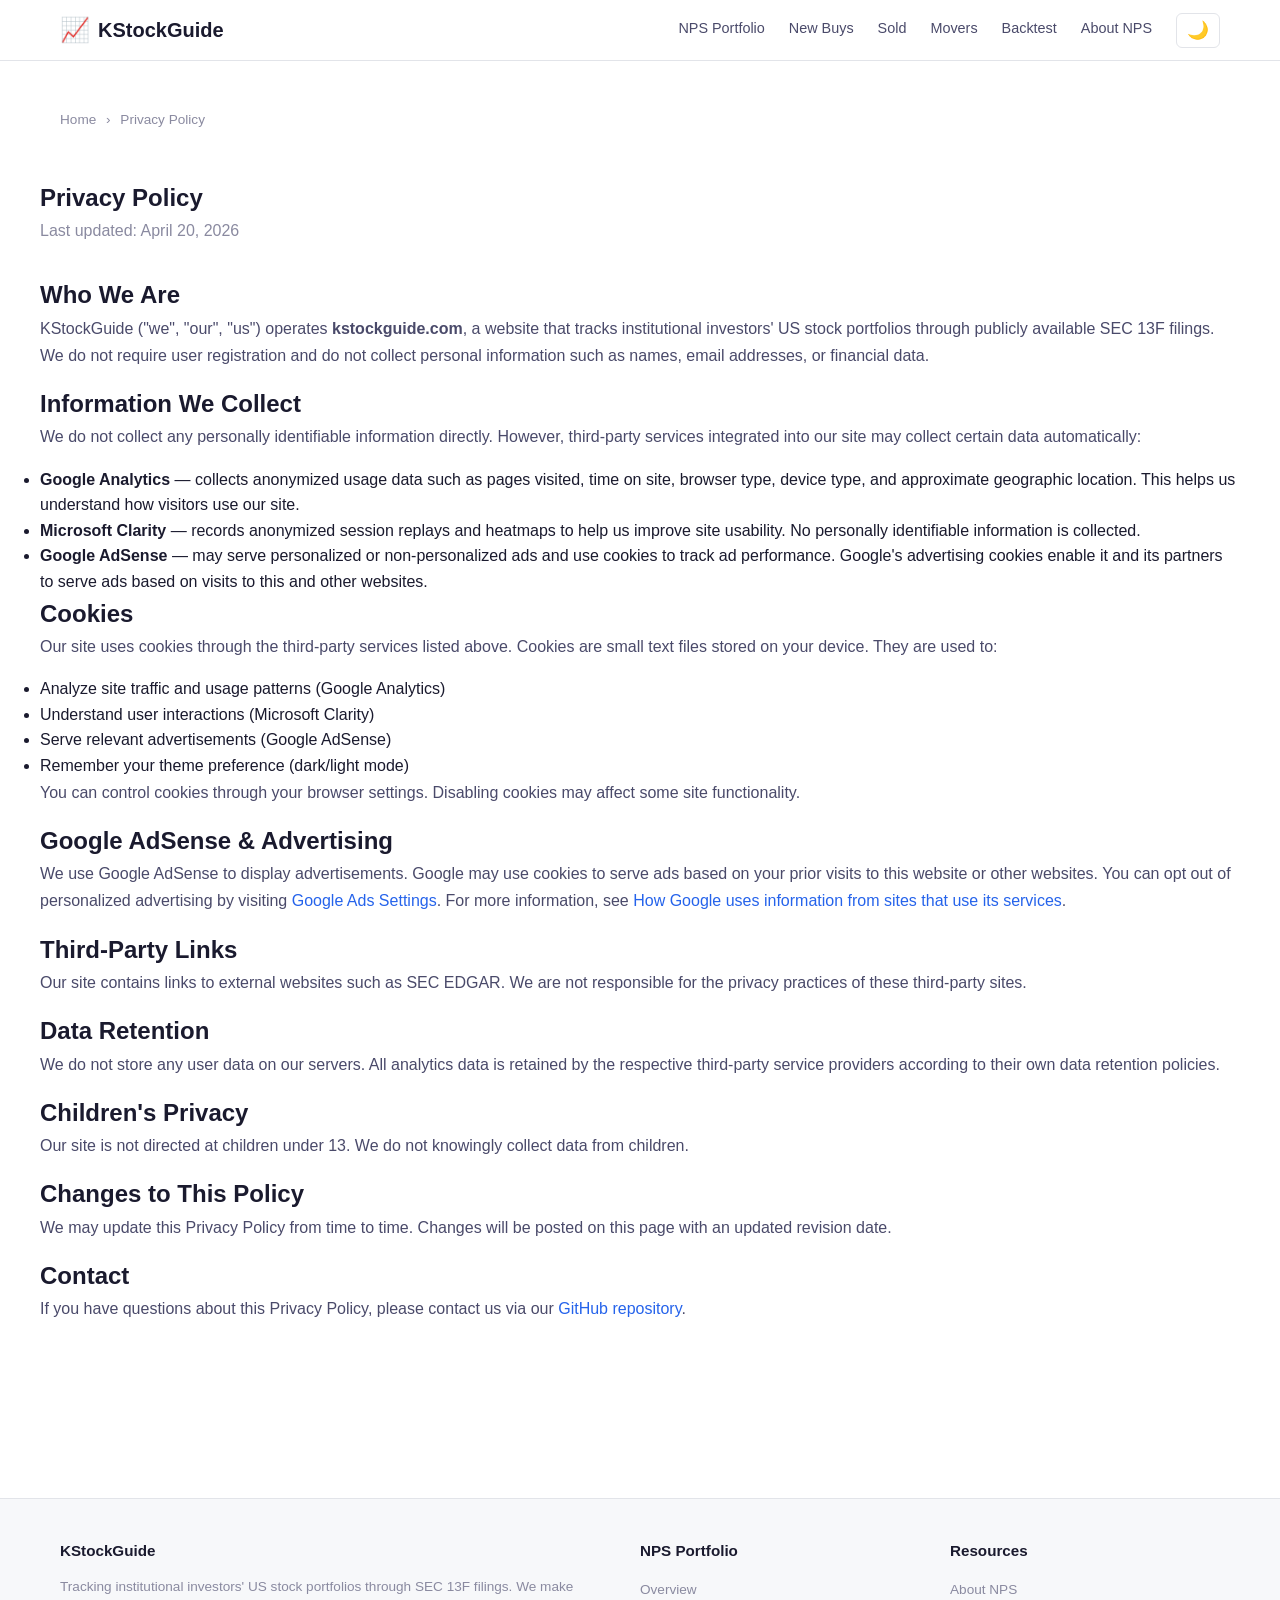
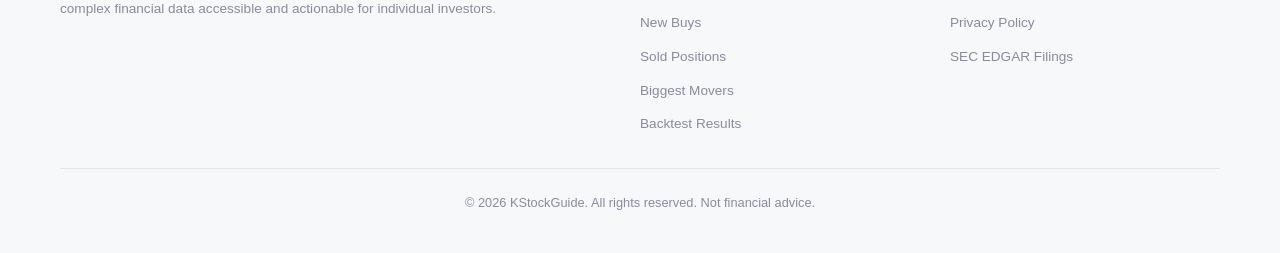
<file: nps/privacy-policy.html>
<!DOCTYPE html>
<html lang="en">
<head>
  <meta charset="UTF-8">
  <meta name="viewport" content="width=device-width, initial-scale=1.0">
  <title>Privacy Policy | KStockGuide</title>
  <meta name="description" content="Privacy Policy for KStockGuide — how we handle data, cookies, and third-party services.">
  <link rel="canonical" href="https://kstockguide.com/nps/privacy-policy.html">
  <link rel="stylesheet" href="nps-style.css">

  <!-- Google Analytics -->
  <script async src="https://www.googletagmanager.com/gtag/js?id=G-3JZ9LSC9H9"></script>
  <script>window.dataLayer=window.dataLayer||[];function gtag(){dataLayer.push(arguments);}gtag('js',new Date());gtag('config','G-3JZ9LSC9H9');</script>

  <!-- Google AdSense -->
  <script async src="https://pagead2.googlesyndication.com/pagead/js/adsbygoogle.js?client=ca-pub-7776849230910580" crossorigin="anonymous"></script>
</head>
<body>
  <!-- Header -->
  <header class="site-header">
    <div class="container header-inner">
      <a href="index.html" class="site-logo">
        <span class="logo-icon">&#x1F4C8;</span> KStockGuide
      </a>
      <button class="mobile-menu-btn" aria-label="Toggle menu">&#9776;</button>
      <nav class="header-nav">
        <a href="index.html">NPS Portfolio</a>
        <a href="new-buys.html">New Buys</a>
        <a href="sold.html">Sold</a>
        <a href="movers.html">Movers</a>
        <a href="backtest.html">Backtest</a>
        <a href="about-nps.html">About NPS</a>
        <button class="theme-toggle" aria-label="Toggle theme">&#127769;</button>
      </nav>
    </div>
  </header>

  <!-- Breadcrumb -->
  <div class="container" style="margin-top:2rem;">
    <nav class="breadcrumb">
      <a href="index.html">Home</a>
      <span>&rsaquo;</span>
      Privacy Policy
    </nav>
  </div>

  <main class="container content-wrapper">
    <section class="section">
      <h1>Privacy Policy</h1>
      <p style="color:var(--text-muted);margin-bottom:2rem;">Last updated: April 20, 2026</p>

      <h2>Who We Are</h2>
      <p>KStockGuide ("we", "our", "us") operates <strong>kstockguide.com</strong>, a website that tracks institutional investors' US stock portfolios through publicly available SEC 13F filings. We do not require user registration and do not collect personal information such as names, email addresses, or financial data.</p>

      <h2>Information We Collect</h2>
      <p>We do not collect any personally identifiable information directly. However, third-party services integrated into our site may collect certain data automatically:</p>
      <ul>
        <li><strong>Google Analytics</strong> &mdash; collects anonymized usage data such as pages visited, time on site, browser type, device type, and approximate geographic location. This helps us understand how visitors use our site.</li>
        <li><strong>Microsoft Clarity</strong> &mdash; records anonymized session replays and heatmaps to help us improve site usability. No personally identifiable information is collected.</li>
        <li><strong>Google AdSense</strong> &mdash; may serve personalized or non-personalized ads and use cookies to track ad performance. Google's advertising cookies enable it and its partners to serve ads based on visits to this and other websites.</li>
      </ul>

      <h2>Cookies</h2>
      <p>Our site uses cookies through the third-party services listed above. Cookies are small text files stored on your device. They are used to:</p>
      <ul>
        <li>Analyze site traffic and usage patterns (Google Analytics)</li>
        <li>Understand user interactions (Microsoft Clarity)</li>
        <li>Serve relevant advertisements (Google AdSense)</li>
        <li>Remember your theme preference (dark/light mode)</li>
      </ul>
      <p>You can control cookies through your browser settings. Disabling cookies may affect some site functionality.</p>

      <h2>Google AdSense &amp; Advertising</h2>
      <p>We use Google AdSense to display advertisements. Google may use cookies to serve ads based on your prior visits to this website or other websites. You can opt out of personalized advertising by visiting <a href="https://www.google.com/settings/ads" target="_blank" rel="noopener">Google Ads Settings</a>. For more information, see <a href="https://policies.google.com/technologies/ads" target="_blank" rel="noopener">How Google uses information from sites that use its services</a>.</p>

      <h2>Third-Party Links</h2>
      <p>Our site contains links to external websites such as SEC EDGAR. We are not responsible for the privacy practices of these third-party sites.</p>

      <h2>Data Retention</h2>
      <p>We do not store any user data on our servers. All analytics data is retained by the respective third-party service providers according to their own data retention policies.</p>

      <h2>Children's Privacy</h2>
      <p>Our site is not directed at children under 13. We do not knowingly collect data from children.</p>

      <h2>Changes to This Policy</h2>
      <p>We may update this Privacy Policy from time to time. Changes will be posted on this page with an updated revision date.</p>

      <h2>Contact</h2>
      <p>If you have questions about this Privacy Policy, please contact us via our <a href="https://github.com/stolenfocus/nps-preview" target="_blank" rel="noopener">GitHub repository</a>.</p>
    </section>
  </main>

  <!-- Footer -->
  <footer class="site-footer">
    <div class="container">
      <div class="footer-inner">
        <div class="footer-about">
          <h4>KStockGuide</h4>
          <p>Tracking institutional investors' US stock portfolios through SEC 13F filings. We make complex financial data accessible and actionable for individual investors.</p>
        </div>
        <div class="footer-links">
          <h4>NPS Portfolio</h4>
          <ul>
            <li><a href="index.html">Overview</a></li>
            <li><a href="new-buys.html">New Buys</a></li>
            <li><a href="sold.html">Sold Positions</a></li>
            <li><a href="movers.html">Biggest Movers</a></li>
            <li><a href="backtest.html">Backtest Results</a></li>
          </ul>
        </div>
        <div class="footer-links">
          <h4>Resources</h4>
          <ul>
            <li><a href="about-nps.html">About NPS</a></li>
            <li><a href="privacy-policy.html">Privacy Policy</a></li>
            <li><a href="https://www.sec.gov/cgi-bin/browse-edgar?action=getcompany&CIK=0001608046&type=13F" target="_blank" rel="noopener">SEC EDGAR Filings</a></li>
          </ul>
        </div>
      </div>
      <div class="footer-bottom">
        &copy; 2026 KStockGuide. All rights reserved. Not financial advice.
      </div>
    </div>
  </footer>

  <script src="nps-main.js"></script>
</body>
</html>
</file>
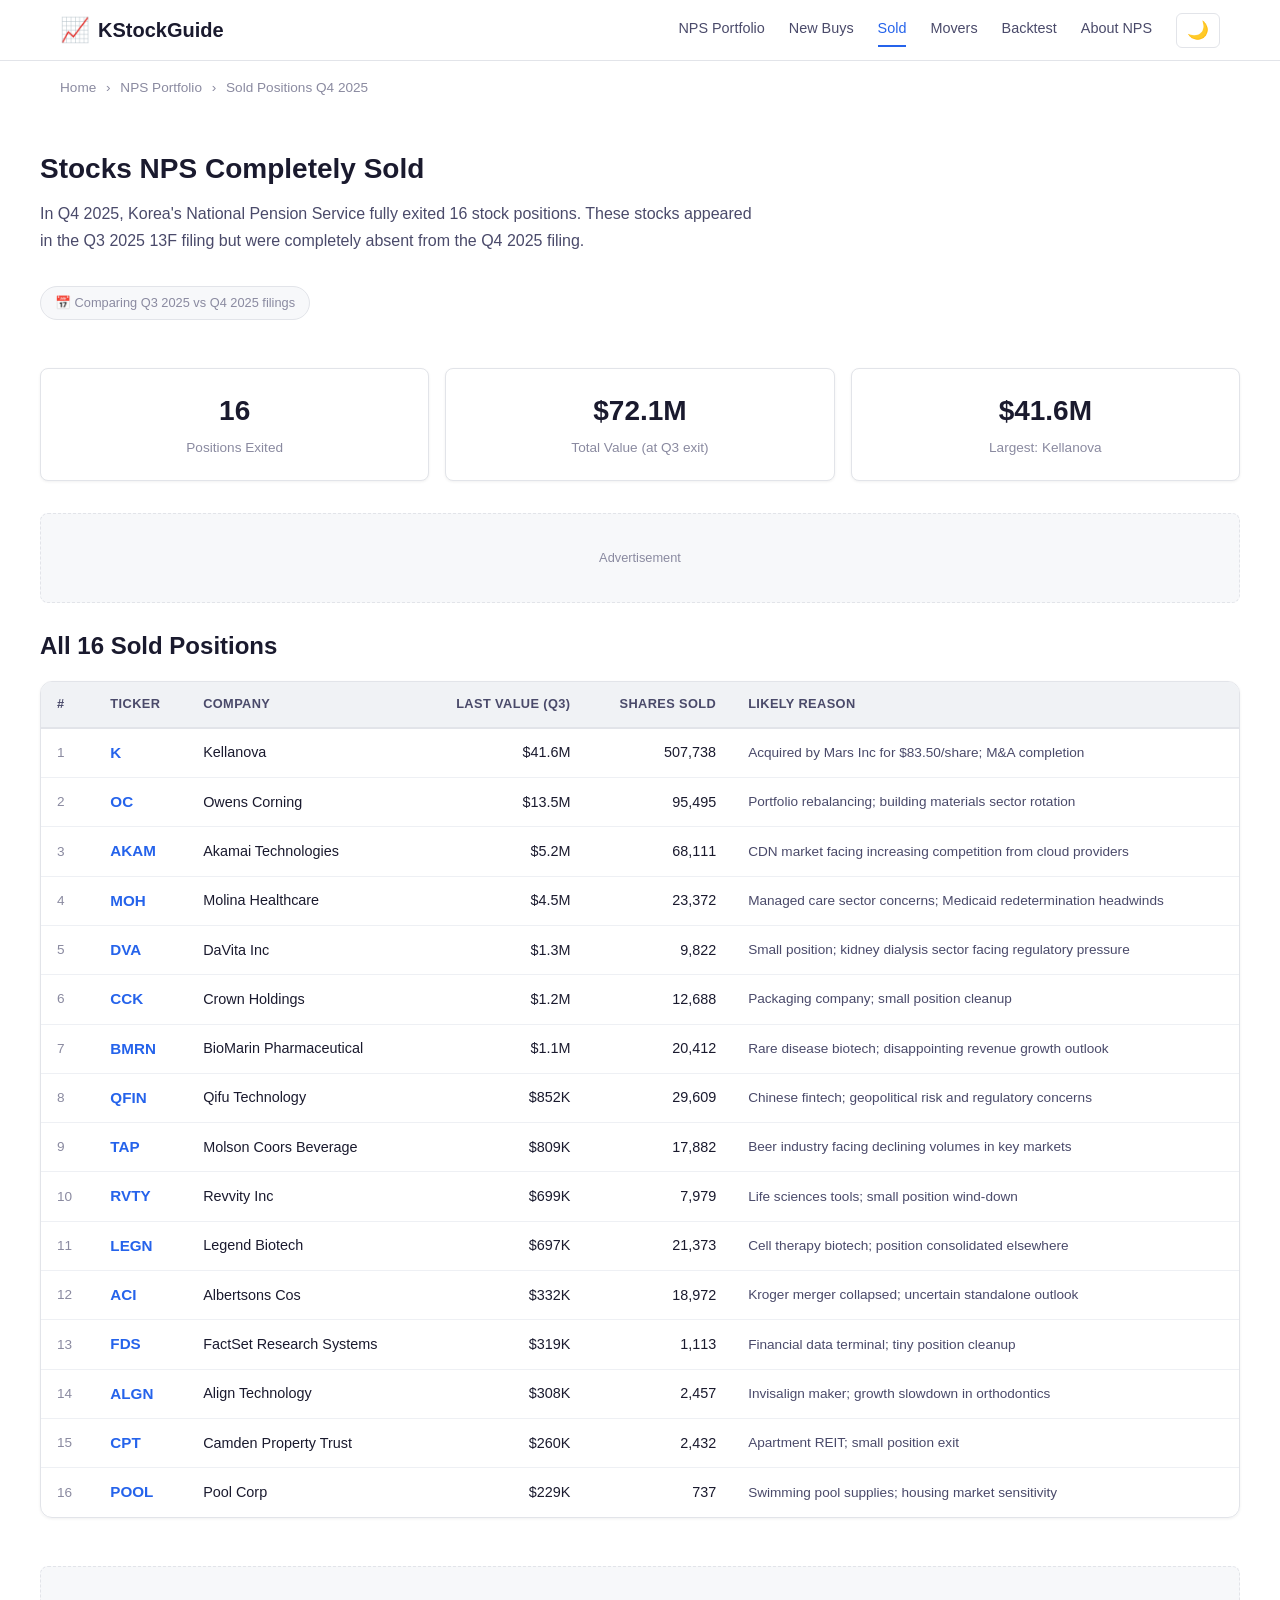
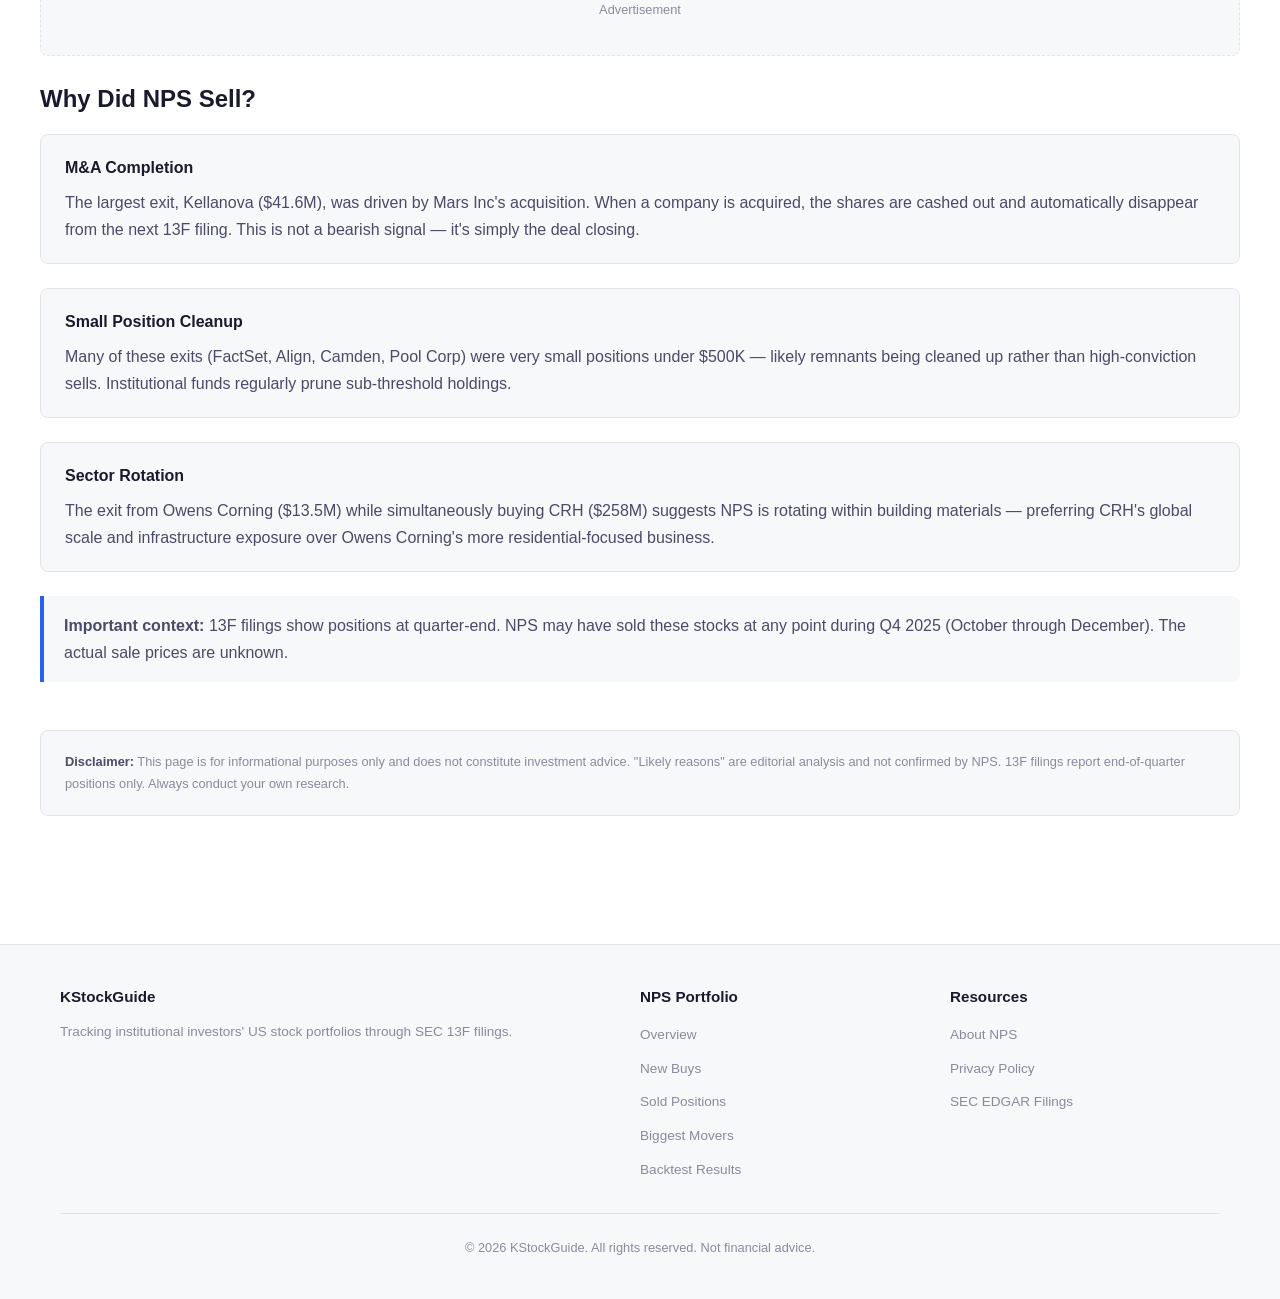
<file: nps/sold.html>
<!DOCTYPE html>
<html lang="en">
<head>
  <meta charset="UTF-8">
  <meta name="viewport" content="width=device-width, initial-scale=1.0">
  <title>Stocks NPS Completely Sold in Q4 2025 — 16 Positions Exited | KStockGuide</title>
  <meta name="description" content="Korea's National Pension Service completely exited 16 stock positions in Q4 2025 including Kellanova ($41.6M), Owens Corning ($13.5M), and Akamai ($5.2M).">
  <link rel="canonical" href="https://kstockguide.com/nps/sold.html">

  <meta property="og:title" content="Stocks NPS Completely Sold — Q4 2025">
  <meta property="og:description" content="16 positions fully exited by Korea's National Pension in Q4 2025. See the full list with analysis.">
  <meta property="og:type" content="article">
  <meta property="og:url" content="https://kstockguide.com/nps/sold.html">
  <meta property="og:site_name" content="KStockGuide">

  <meta name="twitter:card" content="summary_large_image">
  <meta name="twitter:title" content="Stocks NPS Completely Sold — Q4 2025">
  <meta name="twitter:description" content="16 positions fully exited by Korea's National Pension in Q4 2025.">

  <link rel="stylesheet" href="nps-style.css">

  <script async src="https://www.googletagmanager.com/gtag/js?id=G-3JZ9LSC9H9"></script>
  <script>window.dataLayer=window.dataLayer||[];function gtag(){dataLayer.push(arguments);}gtag('js',new Date());gtag('config','G-3JZ9LSC9H9');</script>
  <script type="text/javascript">(function(c,l,a,r,i,t,y){c[a]=c[a]||function(){(c[a].q=c[a].q||[]).push(arguments)};t=l.createElement(r);t.async=1;t.src="https://www.clarity.ms/tag/"+i;y=l.getElementsByTagName(r)[0];y.parentNode.insertBefore(t,y);})(window,document,"clarity","script","vjb1ph46p9");</script>
  <script async src="https://pagead2.googlesyndication.com/pagead/js/adsbygoogle.js?client=ca-pub-7776849230910580" crossorigin="anonymous"></script>

  <script type="application/ld+json">
  {
    "@context": "https://schema.org",
    "@type": "Article",
    "headline": "Stocks NPS Completely Sold — Q4 2025",
    "description": "Korea's National Pension Service completely exited 16 stock positions in Q4 2025.",
    "url": "https://kstockguide.com/nps/sold.html",
    "publisher": {"@type": "Organization", "name": "KStockGuide"},
    "datePublished": "2026-02-10",
    "dateModified": "2026-03-22",
    "breadcrumb": {
      "@type": "BreadcrumbList",
      "itemListElement": [
        {"@type": "ListItem", "position": 1, "name": "Home", "item": "https://kstockguide.com/"},
        {"@type": "ListItem", "position": 2, "name": "NPS Portfolio", "item": "https://kstockguide.com/nps/"},
        {"@type": "ListItem", "position": 3, "name": "Sold Positions Q4 2025"}
      ]
    }
  }
  </script>
</head>
<body>
  <header class="site-header">
    <div class="container header-inner">
      <a href="index.html" class="site-logo"><span class="logo-icon">&#x1F4C8;</span> KStockGuide</a>
      <button class="mobile-menu-btn" aria-label="Toggle menu">&#9776;</button>
      <nav class="header-nav">
        <a href="index.html">NPS Portfolio</a>
        <a href="new-buys.html">New Buys</a>
        <a href="sold.html" class="active">Sold</a>
        <a href="movers.html">Movers</a>
        <a href="backtest.html">Backtest</a>
        <a href="about-nps.html">About NPS</a>
        <button class="theme-toggle" aria-label="Toggle theme">&#127769;</button>
      </nav>
    </div>
  </header>

  <div class="container">
    <nav class="breadcrumb">
      <a href="index.html">Home</a>
      <span>&rsaquo;</span>
      <a href="index.html">NPS Portfolio</a>
      <span>&rsaquo;</span>
      Sold Positions Q4 2025
    </nav>
  </div>

  <main class="container content-wrapper">
    <div class="page-title">
      <h1>Stocks NPS Completely Sold</h1>
    </div>
    <p class="page-description">In Q4 2025, Korea's National Pension Service fully exited 16 stock positions. These stocks appeared in the Q3 2025 13F filing but were completely absent from the Q4 2025 filing.</p>

    <span class="timeline-note">&#128197; Comparing Q3 2025 vs Q4 2025 filings</span>

    <div class="stats-grid mt-24">
      <div class="stat-card">
        <span class="stat-value">16</span>
        <span class="stat-label">Positions Exited</span>
      </div>
      <div class="stat-card">
        <span class="stat-value">$72.1M</span>
        <span class="stat-label">Total Value (at Q3 exit)</span>
      </div>
      <div class="stat-card">
        <span class="stat-value">$41.6M</span>
        <span class="stat-label">Largest: Kellanova</span>
      </div>
    </div>

    <div class="ad-slot">Advertisement</div>

    <!-- Sold Table -->
    <section class="section">
      <h2>All 16 Sold Positions</h2>
      <div class="table-container mt-16">
        <table data-sortable>
          <thead>
            <tr>
              <th data-sort="number">#</th>
              <th data-sort="string">Ticker</th>
              <th data-sort="string">Company</th>
              <th data-sort="number" class="text-right">Last Value (Q3)</th>
              <th data-sort="number" class="text-right">Shares Sold</th>
              <th>Likely Reason</th>
            </tr>
          </thead>
          <tbody>
            <tr>
              <td class="rank-cell">1</td>
              <td class="ticker-cell">K</td>
              <td>Kellanova</td>
              <td class="text-right" data-value="41644671">$41.6M</td>
              <td class="text-right" data-value="507738">507,738</td>
              <td class="company-cell">Acquired by Mars Inc for $83.50/share; M&amp;A completion</td>
            </tr>
            <tr>
              <td class="rank-cell">2</td>
              <td class="ticker-cell">OC</td>
              <td>Owens Corning</td>
              <td class="text-right" data-value="13508723">$13.5M</td>
              <td class="text-right" data-value="95495">95,495</td>
              <td class="company-cell">Portfolio rebalancing; building materials sector rotation</td>
            </tr>
            <tr>
              <td class="rank-cell">3</td>
              <td class="ticker-cell">AKAM</td>
              <td>Akamai Technologies</td>
              <td class="text-right" data-value="5160089">$5.2M</td>
              <td class="text-right" data-value="68111">68,111</td>
              <td class="company-cell">CDN market facing increasing competition from cloud providers</td>
            </tr>
            <tr>
              <td class="rank-cell">4</td>
              <td class="ticker-cell">MOH</td>
              <td>Molina Healthcare</td>
              <td class="text-right" data-value="4472466">$4.5M</td>
              <td class="text-right" data-value="23372">23,372</td>
              <td class="company-cell">Managed care sector concerns; Medicaid redetermination headwinds</td>
            </tr>
            <tr>
              <td class="rank-cell">5</td>
              <td class="ticker-cell">DVA</td>
              <td>DaVita Inc</td>
              <td class="text-right" data-value="1305049">$1.3M</td>
              <td class="text-right" data-value="9822">9,822</td>
              <td class="company-cell">Small position; kidney dialysis sector facing regulatory pressure</td>
            </tr>
            <tr>
              <td class="rank-cell">6</td>
              <td class="ticker-cell">CCK</td>
              <td>Crown Holdings</td>
              <td class="text-right" data-value="1225534">$1.2M</td>
              <td class="text-right" data-value="12688">12,688</td>
              <td class="company-cell">Packaging company; small position cleanup</td>
            </tr>
            <tr>
              <td class="rank-cell">7</td>
              <td class="ticker-cell">BMRN</td>
              <td>BioMarin Pharmaceutical</td>
              <td class="text-right" data-value="1105514">$1.1M</td>
              <td class="text-right" data-value="20412">20,412</td>
              <td class="company-cell">Rare disease biotech; disappointing revenue growth outlook</td>
            </tr>
            <tr>
              <td class="rank-cell">8</td>
              <td class="ticker-cell">QFIN</td>
              <td>Qifu Technology</td>
              <td class="text-right" data-value="852147">$852K</td>
              <td class="text-right" data-value="29609">29,609</td>
              <td class="company-cell">Chinese fintech; geopolitical risk and regulatory concerns</td>
            </tr>
            <tr>
              <td class="rank-cell">9</td>
              <td class="ticker-cell">TAP</td>
              <td>Molson Coors Beverage</td>
              <td class="text-right" data-value="809161">$809K</td>
              <td class="text-right" data-value="17882">17,882</td>
              <td class="company-cell">Beer industry facing declining volumes in key markets</td>
            </tr>
            <tr>
              <td class="rank-cell">10</td>
              <td class="ticker-cell">RVTY</td>
              <td>Revvity Inc</td>
              <td class="text-right" data-value="699359">$699K</td>
              <td class="text-right" data-value="7979">7,979</td>
              <td class="company-cell">Life sciences tools; small position wind-down</td>
            </tr>
            <tr>
              <td class="rank-cell">11</td>
              <td class="ticker-cell">LEGN</td>
              <td>Legend Biotech</td>
              <td class="text-right" data-value="696974">$697K</td>
              <td class="text-right" data-value="21373">21,373</td>
              <td class="company-cell">Cell therapy biotech; position consolidated elsewhere</td>
            </tr>
            <tr>
              <td class="rank-cell">12</td>
              <td class="ticker-cell">ACI</td>
              <td>Albertsons Cos</td>
              <td class="text-right" data-value="332200">$332K</td>
              <td class="text-right" data-value="18972">18,972</td>
              <td class="company-cell">Kroger merger collapsed; uncertain standalone outlook</td>
            </tr>
            <tr>
              <td class="rank-cell">13</td>
              <td class="ticker-cell">FDS</td>
              <td>FactSet Research Systems</td>
              <td class="text-right" data-value="318863">$319K</td>
              <td class="text-right" data-value="1113">1,113</td>
              <td class="company-cell">Financial data terminal; tiny position cleanup</td>
            </tr>
            <tr>
              <td class="rank-cell">14</td>
              <td class="ticker-cell">ALGN</td>
              <td>Align Technology</td>
              <td class="text-right" data-value="307666">$308K</td>
              <td class="text-right" data-value="2457">2,457</td>
              <td class="company-cell">Invisalign maker; growth slowdown in orthodontics</td>
            </tr>
            <tr>
              <td class="rank-cell">15</td>
              <td class="ticker-cell">CPT</td>
              <td>Camden Property Trust</td>
              <td class="text-right" data-value="259689">$260K</td>
              <td class="text-right" data-value="2432">2,432</td>
              <td class="company-cell">Apartment REIT; small position exit</td>
            </tr>
            <tr>
              <td class="rank-cell">16</td>
              <td class="ticker-cell">POOL</td>
              <td>Pool Corp</td>
              <td class="text-right" data-value="228522">$229K</td>
              <td class="text-right" data-value="737">737</td>
              <td class="company-cell">Swimming pool supplies; housing market sensitivity</td>
            </tr>
          </tbody>
        </table>
      </div>
    </section>

    <div class="ad-slot">Advertisement</div>

    <!-- Analysis -->
    <section class="section">
      <h2>Why Did NPS Sell?</h2>

      <div class="info-box mt-16">
        <h4>M&amp;A Completion</h4>
        <p style="margin:0;">The largest exit, Kellanova ($41.6M), was driven by Mars Inc's acquisition. When a company is acquired, the shares are cashed out and automatically disappear from the next 13F filing. This is not a bearish signal &mdash; it's simply the deal closing.</p>
      </div>

      <div class="info-box">
        <h4>Small Position Cleanup</h4>
        <p style="margin:0;">Many of these exits (FactSet, Align, Camden, Pool Corp) were very small positions under $500K &mdash; likely remnants being cleaned up rather than high-conviction sells. Institutional funds regularly prune sub-threshold holdings.</p>
      </div>

      <div class="info-box">
        <h4>Sector Rotation</h4>
        <p style="margin:0;">The exit from Owens Corning ($13.5M) while simultaneously buying CRH ($258M) suggests NPS is rotating within building materials &mdash; preferring CRH's global scale and infrastructure exposure over Owens Corning's more residential-focused business.</p>
      </div>

      <div class="highlight-box">
        <p style="margin:0;"><strong>Important context:</strong> 13F filings show positions at quarter-end. NPS may have sold these stocks at any point during Q4 2025 (October through December). The actual sale prices are unknown.</p>
      </div>
    </section>

    <div class="disclaimer">
      <strong>Disclaimer:</strong> This page is for informational purposes only and does not constitute investment advice. "Likely reasons" are editorial analysis and not confirmed by NPS. 13F filings report end-of-quarter positions only. Always conduct your own research.
    </div>
  </main>

  <footer class="site-footer">
    <div class="container">
      <div class="footer-inner">
        <div class="footer-about">
          <h4>KStockGuide</h4>
          <p>Tracking institutional investors' US stock portfolios through SEC 13F filings.</p>
        </div>
        <div class="footer-links">
          <h4>NPS Portfolio</h4>
          <ul>
            <li><a href="index.html">Overview</a></li>
            <li><a href="new-buys.html">New Buys</a></li>
            <li><a href="sold.html">Sold Positions</a></li>
            <li><a href="movers.html">Biggest Movers</a></li>
            <li><a href="backtest.html">Backtest Results</a></li>
          </ul>
        </div>
        <div class="footer-links">
          <h4>Resources</h4>
          <ul>
            <li><a href="about-nps.html">About NPS</a></li>
            <li><a href="privacy-policy.html">Privacy Policy</a></li>
            <li><a href="https://www.sec.gov/cgi-bin/browse-edgar?action=getcompany&CIK=0001608046&type=13F" target="_blank" rel="noopener">SEC EDGAR Filings</a></li>
          </ul>
        </div>
      </div>
      <div class="footer-bottom">&copy; 2026 KStockGuide. All rights reserved. Not financial advice.</div>
    </div>
  </footer>
  <script src="nps-main.js"></script>
</body>
</html>
</file>
<file: nps/nps-style.css>
/* ============================================
   NPS 13F Portfolio — Shared Styles
   kstockguide.com
   ============================================ */

/* ---------- CSS Variables / Theming ---------- */
:root {
  --bg-primary: #ffffff;
  --bg-secondary: #f7f8fa;
  --bg-card: #ffffff;
  --bg-table-header: #f0f2f5;
  --bg-table-row-hover: #f5f7fa;
  --text-primary: #1a1a2e;
  --text-secondary: #4a4a6a;
  --text-muted: #8a8aa0;
  --border-color: #e2e4e9;
  --border-light: #eef0f4;
  --accent: #2563eb;
  --accent-hover: #1d4ed8;
  --gain: #16a34a;
  --gain-bg: #f0fdf4;
  --loss: #dc2626;
  --loss-bg: #fef2f2;
  --hero-bg: linear-gradient(135deg, #1a1a2e 0%, #16213e 50%, #0f3460 100%);
  --hero-text: #ffffff;
  --shadow-sm: 0 1px 3px rgba(0,0,0,0.06);
  --shadow-md: 0 4px 12px rgba(0,0,0,0.08);
  --shadow-lg: 0 8px 24px rgba(0,0,0,0.12);
  --radius: 8px;
  --radius-lg: 12px;
}

[data-theme="dark"] {
  --bg-primary: #0f0f1a;
  --bg-secondary: #1a1a2e;
  --bg-card: #16162a;
  --bg-table-header: #1e1e36;
  --bg-table-row-hover: #22223a;
  --text-primary: #e8e8f0;
  --text-secondary: #b0b0c8;
  --text-muted: #6a6a88;
  --border-color: #2a2a44;
  --border-light: #222238;
  --accent: #3b82f6;
  --accent-hover: #60a5fa;
  --gain: #22c55e;
  --gain-bg: rgba(34,197,94,0.1);
  --loss: #ef4444;
  --loss-bg: rgba(239,68,68,0.1);
  --hero-bg: linear-gradient(135deg, #0a0a18 0%, #111128 50%, #0d1f3c 100%);
  --shadow-sm: 0 1px 3px rgba(0,0,0,0.2);
  --shadow-md: 0 4px 12px rgba(0,0,0,0.3);
  --shadow-lg: 0 8px 24px rgba(0,0,0,0.4);
}

/* ---------- Reset & Base ---------- */
*, *::before, *::after {
  box-sizing: border-box;
  margin: 0;
  padding: 0;
}

html {
  font-size: 16px;
  scroll-behavior: smooth;
}

body {
  font-family: -apple-system, BlinkMacSystemFont, 'Segoe UI', Roboto, 'Helvetica Neue', Arial, sans-serif;
  background-color: var(--bg-primary);
  color: var(--text-primary);
  line-height: 1.6;
  -webkit-font-smoothing: antialiased;
  transition: background-color 0.3s, color 0.3s;
}

a {
  color: var(--accent);
  text-decoration: none;
  transition: color 0.2s;
}

a:hover {
  color: var(--accent-hover);
  text-decoration: underline;
}

img { max-width: 100%; }

/* ---------- Layout ---------- */
.container {
  max-width: 1200px;
  margin: 0 auto;
  padding: 0 20px;
}

.content-wrapper {
  padding: 32px 0 64px;
}

/* ---------- Header / Nav ---------- */
.site-header {
  background: var(--bg-card);
  border-bottom: 1px solid var(--border-color);
  position: sticky;
  top: 0;
  z-index: 100;
  backdrop-filter: blur(8px);
}

.header-inner {
  display: flex;
  align-items: center;
  justify-content: space-between;
  height: 60px;
}

.site-logo {
  font-size: 1.25rem;
  font-weight: 700;
  color: var(--text-primary);
  display: flex;
  align-items: center;
  gap: 8px;
}

.site-logo:hover {
  text-decoration: none;
  color: var(--accent);
}

.site-logo .logo-icon {
  font-size: 1.5rem;
}

.header-nav {
  display: flex;
  align-items: center;
  gap: 24px;
}

.header-nav a {
  color: var(--text-secondary);
  font-size: 0.9rem;
  font-weight: 500;
  padding: 4px 0;
  border-bottom: 2px solid transparent;
  transition: color 0.2s, border-color 0.2s;
}

.header-nav a:hover,
.header-nav a.active {
  color: var(--accent);
  border-bottom-color: var(--accent);
  text-decoration: none;
}

.theme-toggle {
  background: none;
  border: 1px solid var(--border-color);
  border-radius: 6px;
  padding: 6px 10px;
  cursor: pointer;
  font-size: 1.1rem;
  color: var(--text-secondary);
  transition: background 0.2s, border-color 0.2s;
}

.theme-toggle:hover {
  background: var(--bg-secondary);
  border-color: var(--text-muted);
}

/* Mobile menu */
.mobile-menu-btn {
  display: none;
  background: none;
  border: none;
  font-size: 1.5rem;
  color: var(--text-primary);
  cursor: pointer;
  padding: 4px;
}

@media (max-width: 768px) {
  .mobile-menu-btn { display: block; }

  .header-nav {
    display: none;
    position: absolute;
    top: 60px;
    left: 0;
    right: 0;
    background: var(--bg-card);
    border-bottom: 1px solid var(--border-color);
    flex-direction: column;
    padding: 16px 20px;
    gap: 12px;
    box-shadow: var(--shadow-md);
  }

  .header-nav.open { display: flex; }

  .header-nav a {
    padding: 8px 0;
    font-size: 1rem;
  }
}

/* ---------- Breadcrumb ---------- */
.breadcrumb {
  padding: 16px 0;
  font-size: 0.85rem;
  color: var(--text-muted);
}

.breadcrumb a {
  color: var(--text-muted);
}

.breadcrumb a:hover {
  color: var(--accent);
}

.breadcrumb span {
  margin: 0 6px;
  color: var(--text-muted);
}

/* ---------- Hero ---------- */
.hero {
  background: var(--hero-bg);
  color: var(--hero-text);
  padding: 64px 0;
  margin-bottom: 0;
}

.hero h1 {
  font-size: 2.25rem;
  font-weight: 800;
  line-height: 1.2;
  margin-bottom: 16px;
}

.hero .subtitle {
  font-size: 1.15rem;
  opacity: 0.85;
  max-width: 680px;
  line-height: 1.7;
}

.hero-stats {
  display: grid;
  grid-template-columns: repeat(auto-fit, minmax(180px, 1fr));
  gap: 20px;
  margin-top: 36px;
}

.hero-stat {
  background: rgba(255,255,255,0.08);
  border: 1px solid rgba(255,255,255,0.12);
  border-radius: var(--radius);
  padding: 20px;
  text-align: center;
}

.hero-stat .stat-value {
  font-size: 1.75rem;
  font-weight: 700;
  display: block;
}

.hero-stat .stat-label {
  font-size: 0.85rem;
  opacity: 0.7;
  margin-top: 4px;
}

@media (max-width: 768px) {
  .hero { padding: 40px 0; }
  .hero h1 { font-size: 1.6rem; }
  .hero .subtitle { font-size: 1rem; }
  .hero-stats { grid-template-columns: repeat(2, 1fr); gap: 12px; }
  .hero-stat .stat-value { font-size: 1.35rem; }
}

/* ---------- Section ---------- */
.section {
  margin-bottom: 48px;
}

.section-header {
  display: flex;
  align-items: center;
  justify-content: space-between;
  margin-bottom: 20px;
  flex-wrap: wrap;
  gap: 12px;
}

.section h2 {
  font-size: 1.5rem;
  font-weight: 700;
  color: var(--text-primary);
}

.section h3 {
  font-size: 1.2rem;
  font-weight: 600;
  color: var(--text-primary);
  margin-bottom: 16px;
}

.section p {
  color: var(--text-secondary);
  margin-bottom: 16px;
  line-height: 1.7;
}

.section-link {
  font-size: 0.9rem;
  font-weight: 500;
  white-space: nowrap;
}

/* ---------- Card ---------- */
.card {
  background: var(--bg-card);
  border: 1px solid var(--border-color);
  border-radius: var(--radius-lg);
  box-shadow: var(--shadow-sm);
  overflow: hidden;
}

.card-header {
  padding: 20px 24px;
  border-bottom: 1px solid var(--border-light);
}

.card-header h3 {
  margin-bottom: 0;
  font-size: 1.1rem;
}

.card-body {
  padding: 24px;
}

/* ---------- Tables ---------- */
.table-container {
  overflow-x: auto;
  border-radius: var(--radius-lg);
  border: 1px solid var(--border-color);
  box-shadow: var(--shadow-sm);
}

table {
  width: 100%;
  border-collapse: collapse;
  font-size: 0.9rem;
}

thead th {
  background: var(--bg-table-header);
  padding: 12px 16px;
  text-align: left;
  font-weight: 600;
  font-size: 0.8rem;
  text-transform: uppercase;
  letter-spacing: 0.03em;
  color: var(--text-secondary);
  border-bottom: 2px solid var(--border-color);
  white-space: nowrap;
  position: sticky;
  top: 0;
}

tbody td {
  padding: 12px 16px;
  border-bottom: 1px solid var(--border-light);
  color: var(--text-primary);
}

tbody tr {
  transition: background-color 0.15s;
}

tbody tr:hover {
  background-color: var(--bg-table-row-hover);
}

tbody tr:last-child td {
  border-bottom: none;
}

.text-right {
  text-align: right;
}

.text-center {
  text-align: center;
}

.ticker-cell {
  font-weight: 700;
  color: var(--accent);
  font-size: 0.95rem;
}

.company-cell {
  color: var(--text-secondary);
  font-size: 0.85rem;
}

.gain {
  color: var(--gain);
  font-weight: 600;
}

.loss {
  color: var(--loss);
  font-weight: 600;
}

.gain-bg {
  background-color: var(--gain-bg);
}

.loss-bg {
  background-color: var(--loss-bg);
}

.rank-cell {
  color: var(--text-muted);
  font-weight: 500;
  font-size: 0.85rem;
}

/* ---------- Info / Highlight Boxes ---------- */
.info-box {
  background: var(--bg-secondary);
  border: 1px solid var(--border-color);
  border-radius: var(--radius);
  padding: 20px 24px;
  margin-bottom: 24px;
}

.info-box h4 {
  font-weight: 600;
  margin-bottom: 8px;
}

.highlight-box {
  border-left: 4px solid var(--accent);
  padding: 16px 20px;
  background: var(--bg-secondary);
  border-radius: 0 var(--radius) var(--radius) 0;
  margin-bottom: 24px;
}

.highlight-box.positive {
  border-left-color: var(--gain);
}

.highlight-box.negative {
  border-left-color: var(--loss);
}

/* ---------- Stats Grid ---------- */
.stats-grid {
  display: grid;
  grid-template-columns: repeat(auto-fit, minmax(200px, 1fr));
  gap: 16px;
  margin-bottom: 32px;
}

.stat-card {
  background: var(--bg-card);
  border: 1px solid var(--border-color);
  border-radius: var(--radius);
  padding: 20px;
  text-align: center;
  box-shadow: var(--shadow-sm);
}

.stat-card .stat-value {
  font-size: 1.75rem;
  font-weight: 700;
  color: var(--text-primary);
  display: block;
}

.stat-card .stat-label {
  font-size: 0.85rem;
  color: var(--text-muted);
  margin-top: 4px;
}

.stat-card.gain .stat-value { color: var(--gain); }
.stat-card.loss .stat-value { color: var(--loss); }

/* ---------- Quick Links ---------- */
.quick-links {
  display: grid;
  grid-template-columns: repeat(auto-fit, minmax(260px, 1fr));
  gap: 16px;
  margin-top: 32px;
}

.quick-link {
  display: flex;
  align-items: flex-start;
  gap: 14px;
  padding: 20px;
  background: var(--bg-card);
  border: 1px solid var(--border-color);
  border-radius: var(--radius);
  box-shadow: var(--shadow-sm);
  transition: box-shadow 0.2s, border-color 0.2s, transform 0.2s;
}

.quick-link:hover {
  box-shadow: var(--shadow-md);
  border-color: var(--accent);
  transform: translateY(-2px);
  text-decoration: none;
}

.quick-link .ql-icon {
  font-size: 1.5rem;
  flex-shrink: 0;
  width: 40px;
  height: 40px;
  display: flex;
  align-items: center;
  justify-content: center;
  background: var(--bg-secondary);
  border-radius: var(--radius);
}

.quick-link .ql-text h4 {
  font-size: 1rem;
  font-weight: 600;
  color: var(--text-primary);
  margin-bottom: 4px;
}

.quick-link .ql-text p {
  font-size: 0.85rem;
  color: var(--text-muted);
  margin: 0;
  line-height: 1.4;
}

/* ---------- Ad Slots ---------- */
.ad-slot {
  background: var(--bg-secondary);
  border: 1px dashed var(--border-color);
  border-radius: var(--radius);
  padding: 16px;
  text-align: center;
  color: var(--text-muted);
  font-size: 0.8rem;
  margin: 24px 0;
  min-height: 90px;
  display: flex;
  align-items: center;
  justify-content: center;
}

.ad-slot-sidebar {
  min-height: 250px;
}

/* ---------- Disclaimer ---------- */
.disclaimer {
  background: var(--bg-secondary);
  border: 1px solid var(--border-color);
  border-radius: var(--radius);
  padding: 20px 24px;
  margin-top: 40px;
  font-size: 0.8rem;
  color: var(--text-muted);
  line-height: 1.7;
}

.disclaimer strong {
  color: var(--text-secondary);
}

/* ---------- Footer ---------- */
.site-footer {
  background: var(--bg-secondary);
  border-top: 1px solid var(--border-color);
  padding: 40px 0;
  margin-top: 64px;
}

.footer-inner {
  display: grid;
  grid-template-columns: 2fr 1fr 1fr;
  gap: 40px;
}

.footer-about h4,
.footer-links h4 {
  font-size: 0.95rem;
  font-weight: 600;
  margin-bottom: 12px;
  color: var(--text-primary);
}

.footer-about p {
  font-size: 0.85rem;
  color: var(--text-muted);
  line-height: 1.6;
  margin: 0;
}

.footer-links ul {
  list-style: none;
}

.footer-links li {
  margin-bottom: 8px;
}

.footer-links a {
  font-size: 0.85rem;
  color: var(--text-muted);
}

.footer-links a:hover {
  color: var(--accent);
}

.footer-bottom {
  text-align: center;
  padding-top: 24px;
  margin-top: 24px;
  border-top: 1px solid var(--border-color);
  font-size: 0.8rem;
  color: var(--text-muted);
}

@media (max-width: 768px) {
  .footer-inner {
    grid-template-columns: 1fr;
    gap: 24px;
  }
}

/* ---------- Utilities ---------- */
.mb-0 { margin-bottom: 0; }
.mb-8 { margin-bottom: 8px; }
.mb-16 { margin-bottom: 16px; }
.mb-24 { margin-bottom: 24px; }
.mb-32 { margin-bottom: 32px; }
.mt-16 { margin-top: 16px; }
.mt-24 { margin-top: 24px; }
.mt-32 { margin-top: 32px; }

.badge {
  display: inline-block;
  padding: 3px 10px;
  border-radius: 20px;
  font-size: 0.75rem;
  font-weight: 600;
}

.badge-new {
  background: #dbeafe;
  color: #1d4ed8;
}

[data-theme="dark"] .badge-new {
  background: rgba(59,130,246,0.15);
  color: #60a5fa;
}

.badge-sold {
  background: #fee2e2;
  color: #dc2626;
}

[data-theme="dark"] .badge-sold {
  background: rgba(239,68,68,0.15);
  color: #f87171;
}

.badge-increase {
  background: var(--gain-bg);
  color: var(--gain);
}

.badge-decrease {
  background: var(--loss-bg);
  color: var(--loss);
}

/* Page title */
.page-title {
  margin-bottom: 8px;
}

.page-title h1 {
  font-size: 1.75rem;
  font-weight: 700;
}

.page-description {
  color: var(--text-secondary);
  font-size: 1rem;
  margin-bottom: 32px;
  max-width: 720px;
  line-height: 1.7;
}

/* Timeline */
.timeline-note {
  display: inline-flex;
  align-items: center;
  gap: 6px;
  background: var(--bg-secondary);
  border: 1px solid var(--border-color);
  border-radius: 20px;
  padding: 6px 14px;
  font-size: 0.8rem;
  color: var(--text-muted);
  margin-bottom: 24px;
}

/* Print */
@media print {
  .site-header, .site-footer, .ad-slot, .theme-toggle { display: none; }
  body { background: #fff; color: #000; }
  .hero { background: #1a1a2e !important; print-color-adjust: exact; }
}
</file>
